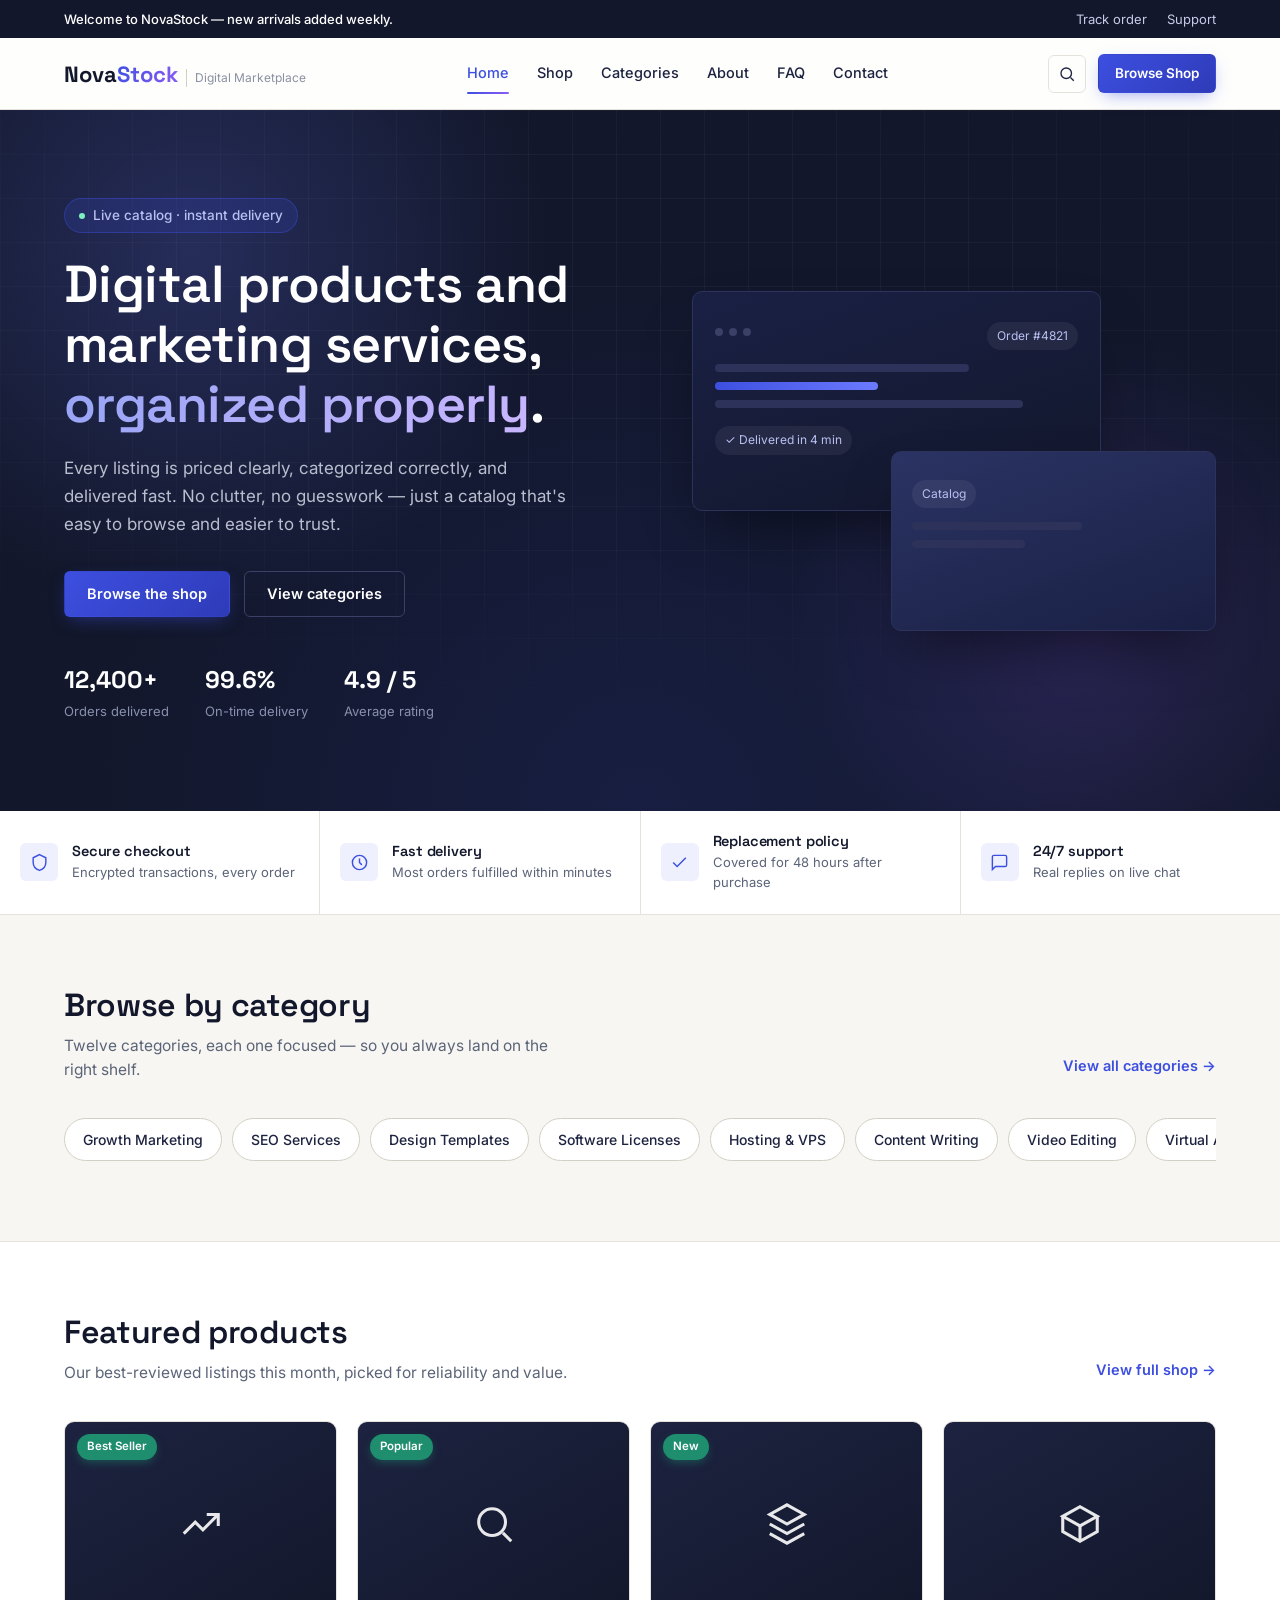
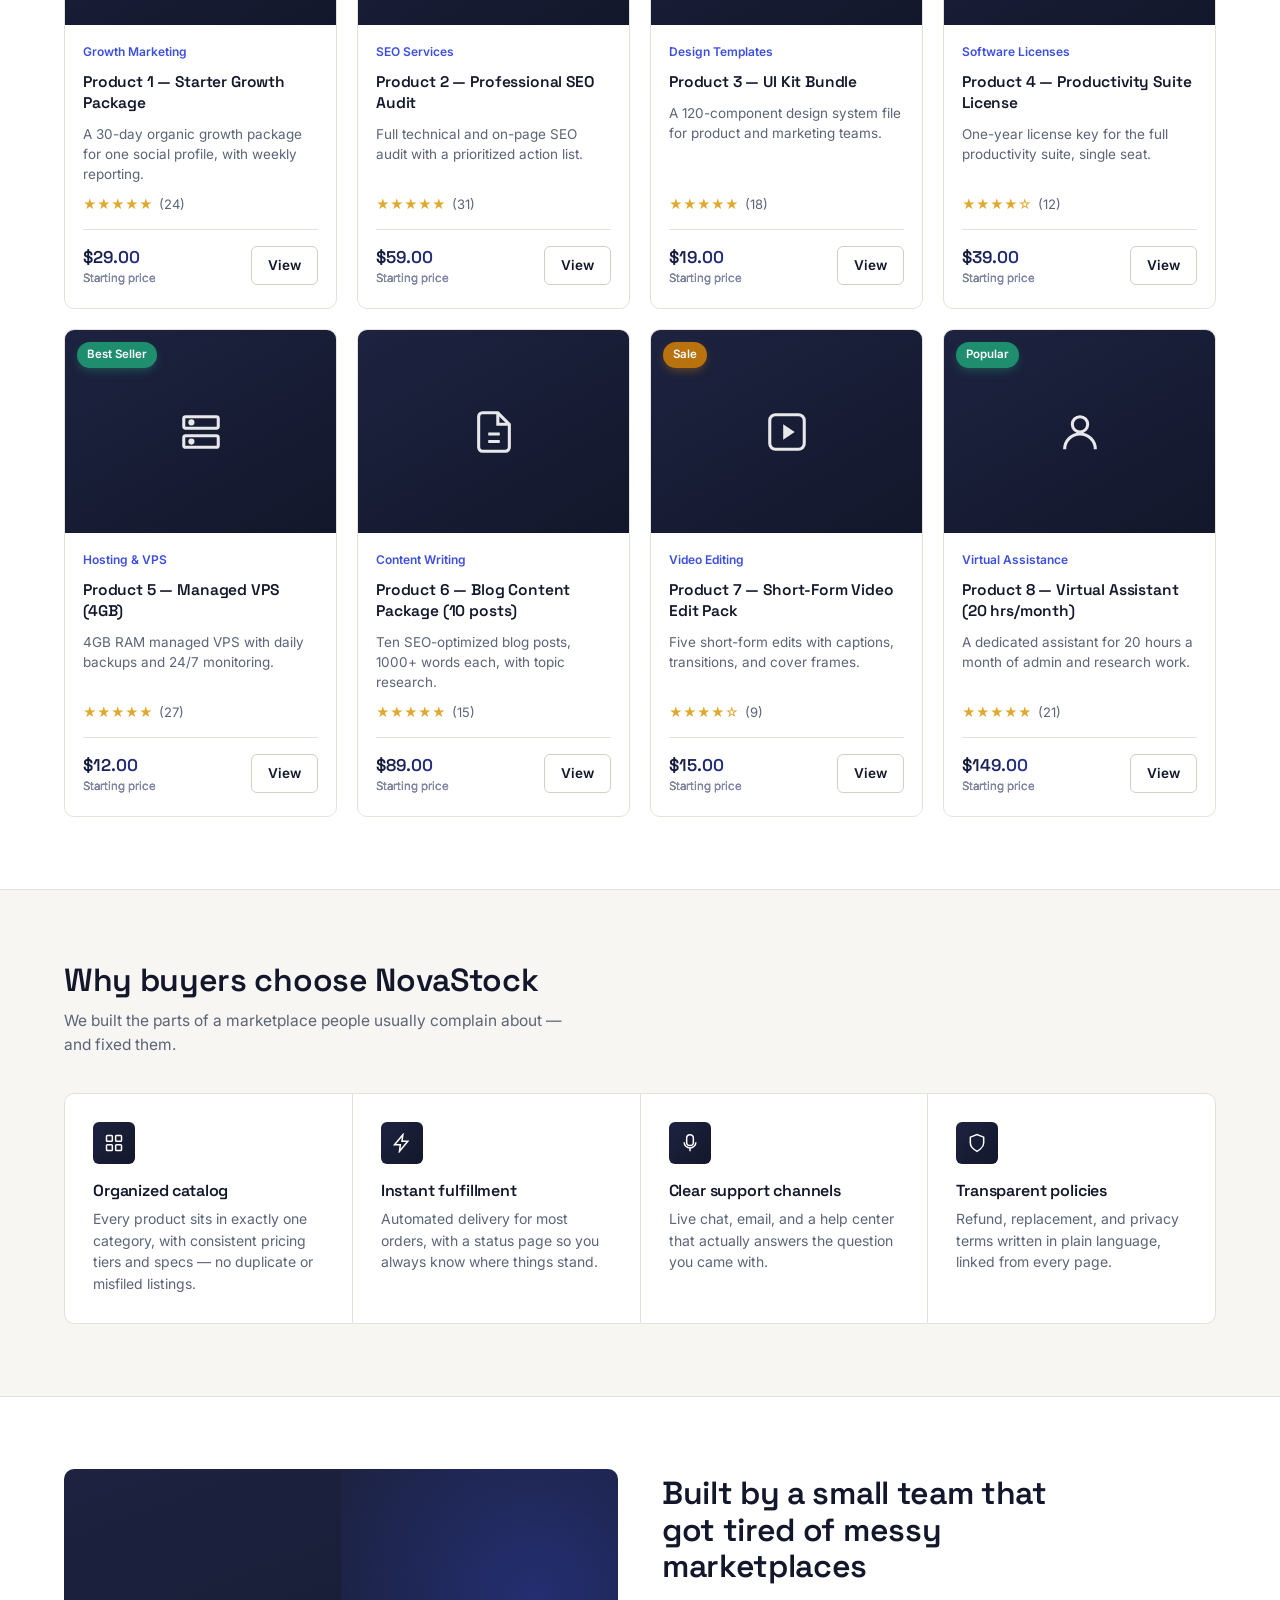
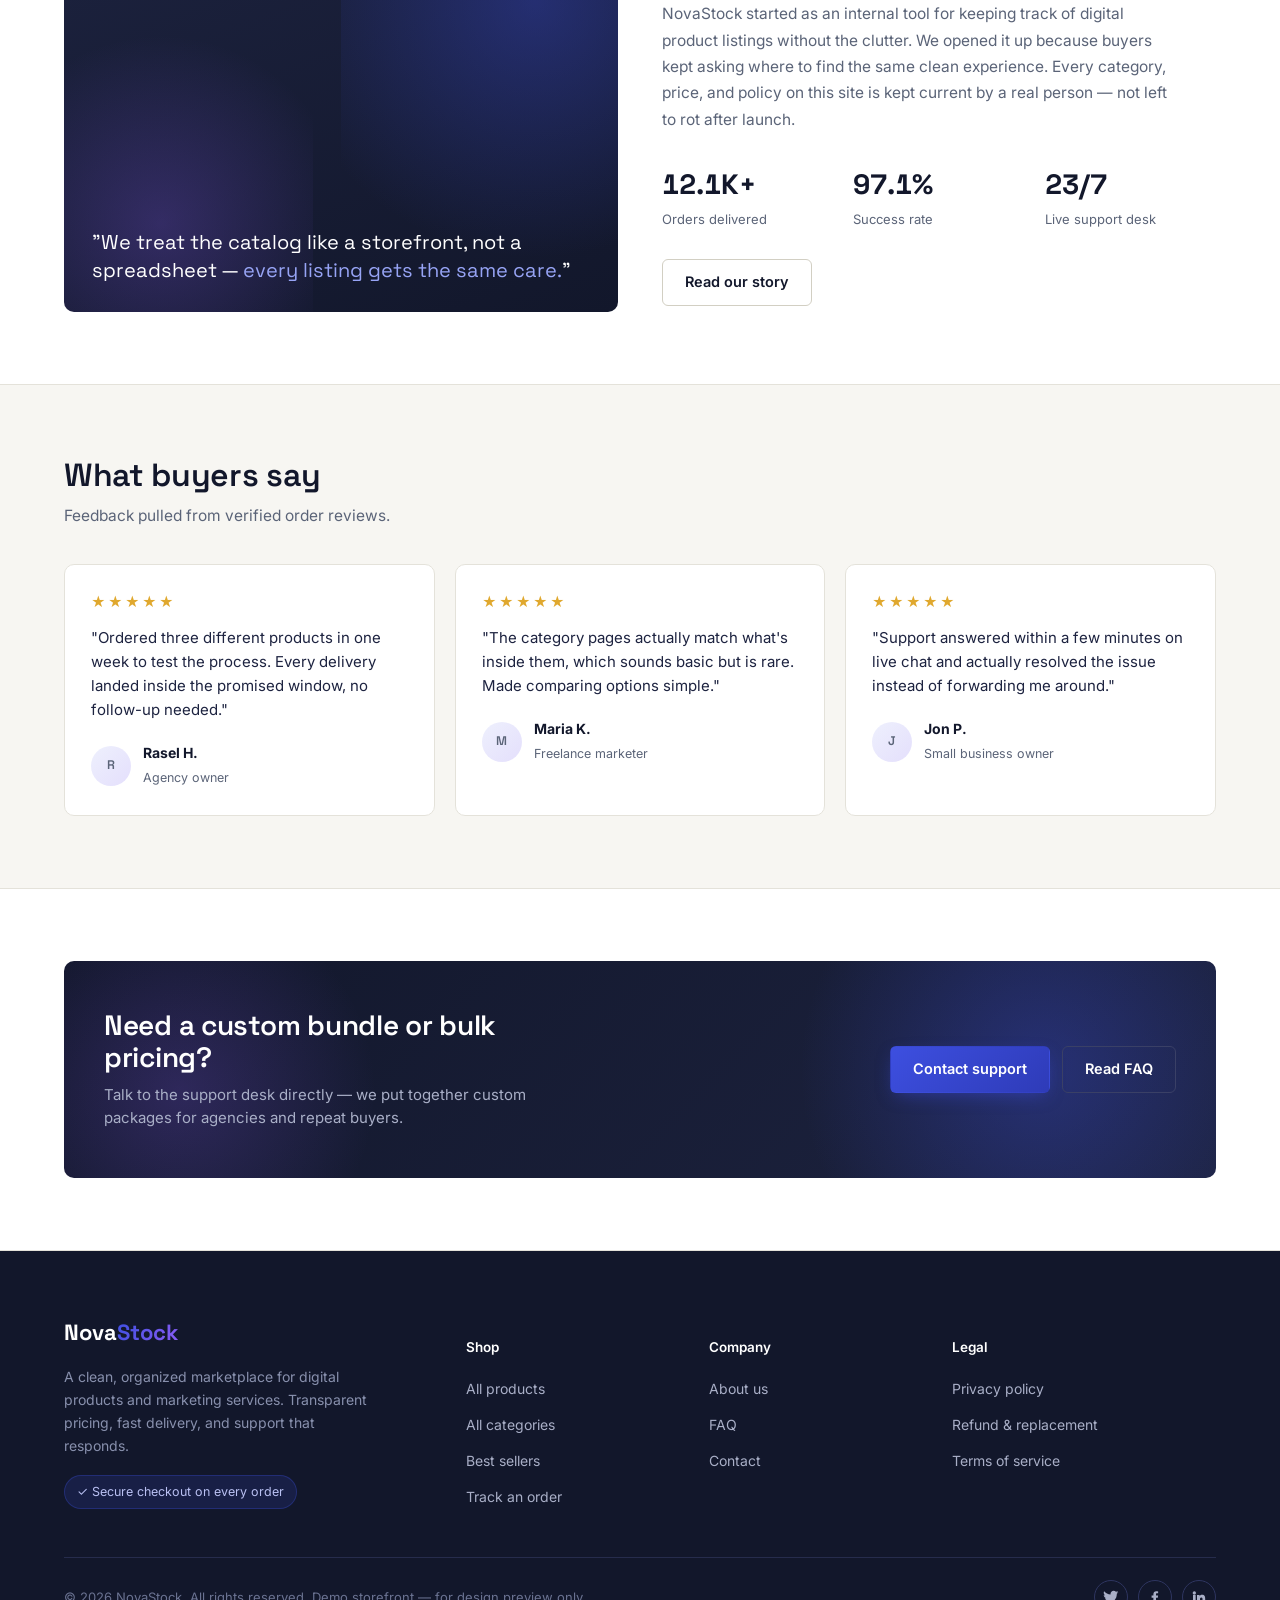
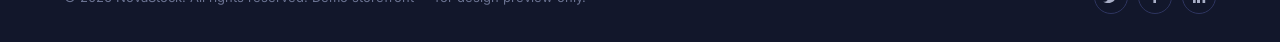
<file: index.html>
<!DOCTYPE html>
<html lang="en">
<head>
<meta charset="UTF-8">
<meta name="viewport" content="width=device-width, initial-scale=1.0">
<title>NovaStock — Digital Products & Marketing Services Marketplace</title>
<meta name="description" content="Browse a clean, organized marketplace of digital products and marketing services. Instant delivery, transparent pricing, and 24/7 support.">
<link rel="icon" href="data:image/svg+xml,<svg xmlns=%22http://www.w3.org/2000/svg%22 viewBox=%220 0 100 100%22><text y=%22.9em%22 font-size=%2290%22>🛒</text></svg>">
<link rel="stylesheet" href="css/style.css">
</head>
<body>

<div class="utility-bar">
  <div class="container">
    <span class="utility-bar__msg">Welcome to NovaStock — new arrivals added weekly.</span>
    <div class="utility-bar__links">
      <a href="track-order.html">Track order</a>
      <a href="contact.html">Support</a>
    </div>
  </div>
</div>

<header class="site-header">
  <div class="container">
    <a href="index.html" class="logo">
      <span class="logo__mark">Nova<span>Stock</span></span>
      <span class="logo__tag">Digital Marketplace</span>
    </a>
    <nav class="main-nav" aria-label="Main">
      <a href="index.html" class="is-active">Home</a>
      <a href="shop.html">Shop</a>
      <a href="category.html">Categories</a>
      <a href="about.html">About</a>
      <a href="faq.html">FAQ</a>
      <a href="contact.html">Contact</a>
    </nav>
    <div class="header-actions">
      <a href="track-order.html" class="icon-btn" aria-label="Track order">
        <svg width="18" height="18" viewBox="0 0 24 24" fill="none" stroke="currentColor" stroke-width="1.8"><circle cx="11" cy="11" r="7"/><path d="M21 21l-4.35-4.35"/></svg>
      </a>
      <a href="shop.html" class="btn btn--primary btn--sm">Browse Shop</a>
      <button class="nav-toggle" aria-label="Open menu" aria-expanded="false">
        <svg width="20" height="20" viewBox="0 0 24 24" fill="none" stroke="currentColor" stroke-width="1.8"><path d="M3 6h18M3 12h18M3 18h18"/></svg>
      </button>
    </div>
  </div>
  <div class="mobile-nav">
    <div class="container">
      <a href="index.html">Home</a>
      <a href="shop.html">Shop</a>
      <a href="category.html">Categories</a>
      <a href="about.html">About</a>
      <a href="faq.html">FAQ</a>
      <a href="contact.html">Contact</a>
    </div>
  </div>
</header>

<section class="hero">
  <div class="container">
    <div>
      <span class="hero__kicker">Live catalog · instant delivery</span>
      <h1>Digital products and marketing services, <em>organized properly</em>.</h1>
      <p class="hero__lede">Every listing is priced clearly, categorized correctly, and delivered fast. No clutter, no guesswork — just a catalog that's easy to browse and easier to trust.</p>
      <div class="hero__actions">
        <a href="shop.html" class="btn btn--primary">Browse the shop</a>
        <a href="category.html" class="btn btn--ghost">View categories</a>
      </div>
      <div class="hero__stats">
        <div class="hero__stat"><b>12,400+</b><span>Orders delivered</span></div>
        <div class="hero__stat"><b>99.6%</b><span>On-time delivery</span></div>
        <div class="hero__stat"><b>4.9 / 5</b><span>Average rating</span></div>
      </div>
    </div>
    <div class="hero__visual" aria-hidden="true">
      <div class="hero__panel hero__panel--a">
        <div class="hero__panel-row">
          <div class="hero__dot-row"><span class="hero__dot"></span><span class="hero__dot"></span><span class="hero__dot"></span></div>
          <span class="hero__chip">Order #4821</span>
        </div>
        <div class="hero__bar" style="width:70%"></div>
        <div class="hero__bar hero__bar--accent" style="width:45%"></div>
        <div class="hero__bar" style="width:85%"></div>
        <span class="hero__chip">✓ Delivered in 4 min</span>
      </div>
      <div class="hero__panel hero__panel--b">
        <div class="hero__panel-row">
          <span class="hero__chip">Catalog</span>
        </div>
        <div class="hero__bar" style="width:60%"></div>
        <div class="hero__bar" style="width:40%"></div>
      </div>
    </div>
  </div>
</section>

<section class="trust-strip">
  <div class="trust-strip__grid">
    <div class="trust-item">
      <span class="trust-item__icon"><svg width="19" height="19" viewBox="0 0 24 24" fill="none" stroke="currentColor" stroke-width="1.8"><path d="M12 2l8 4v6c0 5-3.5 8.5-8 10-4.5-1.5-8-5-8-10V6l8-4z"/></svg></span>
      <div><h4>Secure checkout</h4><p>Encrypted transactions, every order</p></div>
    </div>
    <div class="trust-item">
      <span class="trust-item__icon"><svg width="19" height="19" viewBox="0 0 24 24" fill="none" stroke="currentColor" stroke-width="1.8"><circle cx="12" cy="12" r="9"/><path d="M12 7v5l3 3"/></svg></span>
      <div><h4>Fast delivery</h4><p>Most orders fulfilled within minutes</p></div>
    </div>
    <div class="trust-item">
      <span class="trust-item__icon"><svg width="19" height="19" viewBox="0 0 24 24" fill="none" stroke="currentColor" stroke-width="1.8"><path d="M20 6L9 17l-5-5"/></svg></span>
      <div><h4>Replacement policy</h4><p>Covered for 48 hours after purchase</p></div>
    </div>
    <div class="trust-item">
      <span class="trust-item__icon"><svg width="19" height="19" viewBox="0 0 24 24" fill="none" stroke="currentColor" stroke-width="1.8"><path d="M21 15a2 2 0 01-2 2H7l-4 4V5a2 2 0 012-2h14a2 2 0 012 2z"/></svg></span>
      <div><h4>24/7 support</h4><p>Real replies on live chat</p></div>
    </div>
  </div>
</section>

<section class="section">
  <div class="container">
    <div class="section-head">
      <div>
        <h2>Browse by category</h2>
        <p>Twelve categories, each one focused — so you always land on the right shelf.</p>
      </div>
      <a href="category.html" class="section-head__link">View all categories →</a>
    </div>
    <div class="cat-rail" id="home-cat-rail"></div>
  </div>
</section>

<section class="section section--alt">
  <div class="container">
    <div class="section-head">
      <div>
        <h2>Featured products</h2>
        <p>Our best-reviewed listings this month, picked for reliability and value.</p>
      </div>
      <a href="shop.html" class="section-head__link">View full shop →</a>
    </div>
    <div class="product-grid" id="home-featured-grid"></div>
  </div>
</section>

<section class="section">
  <div class="container">
    <div class="section-head">
      <div>
        <h2>Why buyers choose NovaStock</h2>
        <p>We built the parts of a marketplace people usually complain about — and fixed them.</p>
      </div>
    </div>
    <div class="feature-grid">
      <div class="feature-item">
        <span class="feature-item__icon"><svg width="20" height="20" viewBox="0 0 24 24" fill="none" stroke="currentColor" stroke-width="1.8"><rect x="3" y="3" width="7" height="7" rx="1"/><rect x="14" y="3" width="7" height="7" rx="1"/><rect x="3" y="14" width="7" height="7" rx="1"/><rect x="14" y="14" width="7" height="7" rx="1"/></svg></span>
        <h3>Organized catalog</h3>
        <p>Every product sits in exactly one category, with consistent pricing tiers and specs — no duplicate or misfiled listings.</p>
      </div>
      <div class="feature-item">
        <span class="feature-item__icon"><svg width="20" height="20" viewBox="0 0 24 24" fill="none" stroke="currentColor" stroke-width="1.8"><path d="M13 2L3 14h7l-1 8 10-12h-7l1-8z"/></svg></span>
        <h3>Instant fulfillment</h3>
        <p>Automated delivery for most orders, with a status page so you always know where things stand.</p>
      </div>
      <div class="feature-item">
        <span class="feature-item__icon"><svg width="20" height="20" viewBox="0 0 24 24" fill="none" stroke="currentColor" stroke-width="1.8"><path d="M12 15a4 4 0 004-4V6a4 4 0 00-8 0v5a4 4 0 004 4z"/><path d="M19 11a7 7 0 01-14 0M12 19v3"/></svg></span>
        <h3>Clear support channels</h3>
        <p>Live chat, email, and a help center that actually answers the question you came with.</p>
      </div>
      <div class="feature-item">
        <span class="feature-item__icon"><svg width="20" height="20" viewBox="0 0 24 24" fill="none" stroke="currentColor" stroke-width="1.8"><path d="M12 22s8-4 8-10V5l-8-3-8 3v7c0 6 8 10 8 10z"/></svg></span>
        <h3>Transparent policies</h3>
        <p>Refund, replacement, and privacy terms written in plain language, linked from every page.</p>
      </div>
    </div>
  </div>
</section>

<section class="section section--alt">
  <div class="container">
    <div class="about-block">
      <div class="about-block__visual">
        <p class="about-quote">"We treat the catalog like a storefront, not a spreadsheet — <span>every listing gets the same care.</span>"</p>
      </div>
      <div>
        <h2 style="font-size: clamp(24px, 3vw, 32px); max-width: 20ch;">Built by a small team that got tired of messy marketplaces</h2>
        <p style="margin-top: 16px; color: var(--slate); font-size: 15.5px; line-height: 1.7; max-width: 52ch;">NovaStock started as an internal tool for keeping track of digital product listings without the clutter. We opened it up because buyers kept asking where to find the same clean experience. Every category, price, and policy on this site is kept current by a real person — not left to rot after launch.</p>
        <div class="stat-row">
          <div><b>12.4K+</b><span>Orders delivered</span></div>
          <div><b>99.6%</b><span>Success rate</span></div>
          <div><b>24/7</b><span>Live support desk</span></div>
        </div>
        <a href="about.html" class="btn btn--ghost" style="margin-top: 28px;">Read our story</a>
      </div>
    </div>
  </div>
</section>

<section class="section">
  <div class="container">
    <div class="section-head">
      <div>
        <h2>What buyers say</h2>
        <p>Feedback pulled from verified order reviews.</p>
      </div>
    </div>
    <div class="testimonial-grid">
      <div class="testimonial-card">
        <div class="stars">★★★★★</div>
        <p class="quote">"Ordered three different products in one week to test the process. Every delivery landed inside the promised window, no follow-up needed."</p>
        <div class="testimonial-person">
          <span class="testimonial-avatar">R</span>
          <div><strong>Rasel H.</strong><span>Agency owner</span></div>
        </div>
      </div>
      <div class="testimonial-card">
        <div class="stars">★★★★★</div>
        <p class="quote">"The category pages actually match what's inside them, which sounds basic but is rare. Made comparing options simple."</p>
        <div class="testimonial-person">
          <span class="testimonial-avatar">M</span>
          <div><strong>Maria K.</strong><span>Freelance marketer</span></div>
        </div>
      </div>
      <div class="testimonial-card">
        <div class="stars">★★★★★</div>
        <p class="quote">"Support answered within a few minutes on live chat and actually resolved the issue instead of forwarding me around."</p>
        <div class="testimonial-person">
          <span class="testimonial-avatar">J</span>
          <div><strong>Jon P.</strong><span>Small business owner</span></div>
        </div>
      </div>
    </div>
  </div>
</section>

<section class="section section--alt">
  <div class="container">
    <div class="cta-band">
      <div class="cta-band__text">
        <h2>Need a custom bundle or bulk pricing?</h2>
        <p>Talk to the support desk directly — we put together custom packages for agencies and repeat buyers.</p>
      </div>
      <div class="cta-band__actions">
        <a href="contact.html" class="btn btn--primary">Contact support</a>
        <a href="faq.html" class="btn btn--ghost" style="border-color:#3A4066;color:#fff;">Read FAQ</a>
      </div>
    </div>
  </div>
</section>

<footer class="site-footer" id="site-footer"></footer>

<script src="js/data.js"></script>
<script src="js/components.js"></script>
<script src="js/main.js"></script>
<script>
  renderCategoryRail('home-cat-rail');
  renderProductGrid('home-featured-grid', getFeaturedProducts());
  renderFooter('site-footer');
</script>
</body>
</html>
</file>
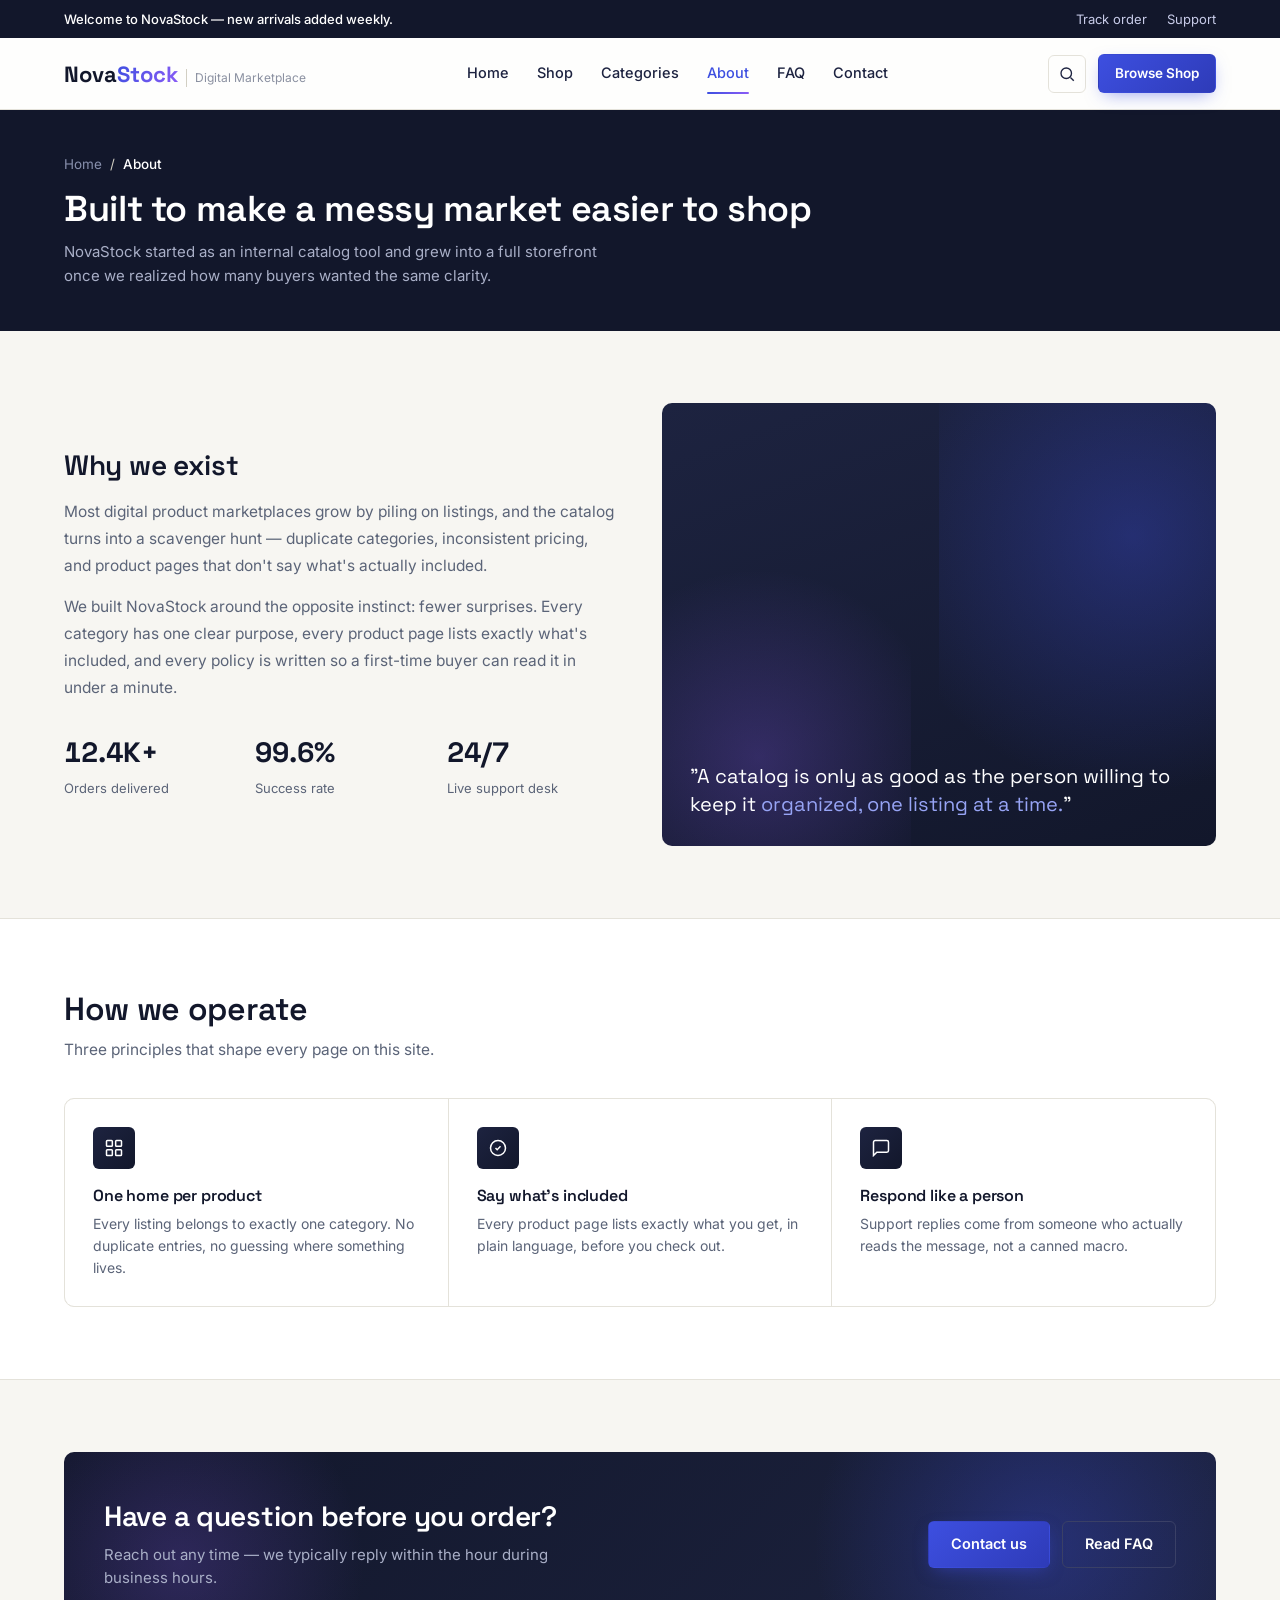
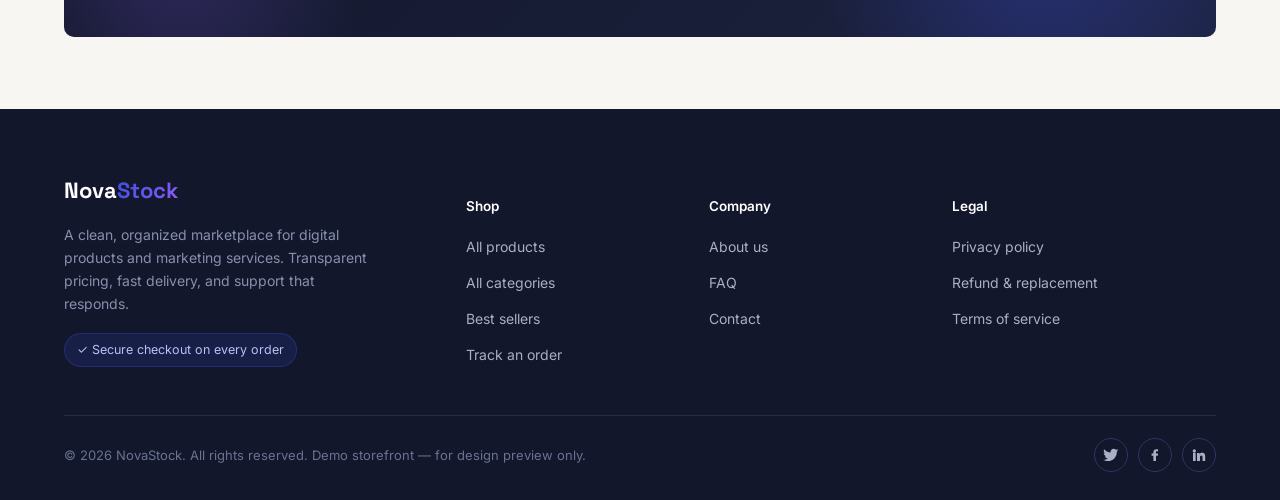
<file: about.html>
<!DOCTYPE html>
<html lang="en">
<head>
<meta charset="UTF-8">
<meta name="viewport" content="width=device-width, initial-scale=1.0">
<title>About Us — NovaStock</title>
<meta name="description" content="Learn about NovaStock, our approach to a clean digital marketplace, and the team behind it.">
<link rel="stylesheet" href="css/style.css">
</head>
<body>

<div class="utility-bar">
  <div class="container">
    <span class="utility-bar__msg">Welcome to NovaStock — new arrivals added weekly.</span>
    <div class="utility-bar__links">
      <a href="track-order.html">Track order</a>
      <a href="contact.html">Support</a>
    </div>
  </div>
</div>

<header class="site-header">
  <div class="container">
    <a href="index.html" class="logo">
      <span class="logo__mark">Nova<span>Stock</span></span>
      <span class="logo__tag">Digital Marketplace</span>
    </a>
    <nav class="main-nav" aria-label="Main">
      <a href="index.html">Home</a>
      <a href="shop.html">Shop</a>
      <a href="category.html">Categories</a>
      <a href="about.html" class="is-active">About</a>
      <a href="faq.html">FAQ</a>
      <a href="contact.html">Contact</a>
    </nav>
    <div class="header-actions">
      <a href="track-order.html" class="icon-btn" aria-label="Track order">
        <svg width="18" height="18" viewBox="0 0 24 24" fill="none" stroke="currentColor" stroke-width="1.8"><circle cx="11" cy="11" r="7"/><path d="M21 21l-4.35-4.35"/></svg>
      </a>
      <a href="shop.html" class="btn btn--primary btn--sm">Browse Shop</a>
      <button class="nav-toggle" aria-label="Open menu" aria-expanded="false">
        <svg width="20" height="20" viewBox="0 0 24 24" fill="none" stroke="currentColor" stroke-width="1.8"><path d="M3 6h18M3 12h18M3 18h18"/></svg>
      </button>
    </div>
  </div>
  <div class="mobile-nav">
    <div class="container">
      <a href="index.html">Home</a>
      <a href="shop.html">Shop</a>
      <a href="category.html">Categories</a>
      <a href="about.html">About</a>
      <a href="faq.html">FAQ</a>
      <a href="contact.html">Contact</a>
    </div>
  </div>
</header>

<div class="page-header">
  <div class="container">
    <nav class="breadcrumb"><a href="index.html">Home</a><span class="breadcrumb__sep">/</span><span class="breadcrumb__current">About</span></nav>
    <h1>Built to make a messy market easier to shop</h1>
    <p>NovaStock started as an internal catalog tool and grew into a full storefront once we realized how many buyers wanted the same clarity.</p>
  </div>
</div>

<section class="section">
  <div class="container">
    <div class="about-block">
      <div>
        <h2 style="font-size: clamp(22px, 3vw, 28px);">Why we exist</h2>
        <p style="margin-top: 16px; color: var(--slate); font-size: 15.5px; line-height: 1.75;">Most digital product marketplaces grow by piling on listings, and the catalog turns into a scavenger hunt — duplicate categories, inconsistent pricing, and product pages that don't say what's actually included.</p>
        <p style="margin-top: 14px; color: var(--slate); font-size: 15.5px; line-height: 1.75;">We built NovaStock around the opposite instinct: fewer surprises. Every category has one clear purpose, every product page lists exactly what's included, and every policy is written so a first-time buyer can read it in under a minute.</p>
        <div class="stat-row">
          <div><b>12.4K+</b><span>Orders delivered</span></div>
          <div><b>99.6%</b><span>Success rate</span></div>
          <div><b>24/7</b><span>Live support desk</span></div>
        </div>
      </div>
      <div class="about-block__visual">
        <p class="about-quote">"A catalog is only as good as the person willing to keep it <span>organized, one listing at a time.</span>"</p>
      </div>
    </div>
  </div>
</section>

<section class="section section--alt">
  <div class="container">
    <div class="section-head">
      <div>
        <h2>How we operate</h2>
        <p>Three principles that shape every page on this site.</p>
      </div>
    </div>
    <div class="feature-grid">
      <div class="feature-item">
        <span class="feature-item__icon"><svg width="20" height="20" viewBox="0 0 24 24" fill="none" stroke="currentColor" stroke-width="1.8"><rect x="3" y="3" width="7" height="7" rx="1"/><rect x="14" y="3" width="7" height="7" rx="1"/><rect x="3" y="14" width="7" height="7" rx="1"/><rect x="14" y="14" width="7" height="7" rx="1"/></svg></span>
        <h3>One home per product</h3>
        <p>Every listing belongs to exactly one category. No duplicate entries, no guessing where something lives.</p>
      </div>
      <div class="feature-item">
        <span class="feature-item__icon"><svg width="20" height="20" viewBox="0 0 24 24" fill="none" stroke="currentColor" stroke-width="1.8"><path d="M9 12l2 2 4-4"/><circle cx="12" cy="12" r="9"/></svg></span>
        <h3>Say what's included</h3>
        <p>Every product page lists exactly what you get, in plain language, before you check out.</p>
      </div>
      <div class="feature-item">
        <span class="feature-item__icon"><svg width="20" height="20" viewBox="0 0 24 24" fill="none" stroke="currentColor" stroke-width="1.8"><path d="M21 15a2 2 0 01-2 2H7l-4 4V5a2 2 0 012-2h14a2 2 0 012 2z"/></svg></span>
        <h3>Respond like a person</h3>
        <p>Support replies come from someone who actually reads the message, not a canned macro.</p>
      </div>
    </div>
  </div>
</section>

<section class="section">
  <div class="container">
    <div class="cta-band">
      <div class="cta-band__text">
        <h2>Have a question before you order?</h2>
        <p>Reach out any time — we typically reply within the hour during business hours.</p>
      </div>
      <div class="cta-band__actions">
        <a href="contact.html" class="btn btn--primary">Contact us</a>
        <a href="faq.html" class="btn btn--ghost" style="border-color:#3A4066;color:#fff;">Read FAQ</a>
      </div>
    </div>
  </div>
</section>

<footer class="site-footer" id="site-footer"></footer>

<script src="js/data.js"></script>
<script src="js/components.js"></script>
<script src="js/main.js"></script>
<script>renderFooter('site-footer');</script>
</body>
</html>
</file>
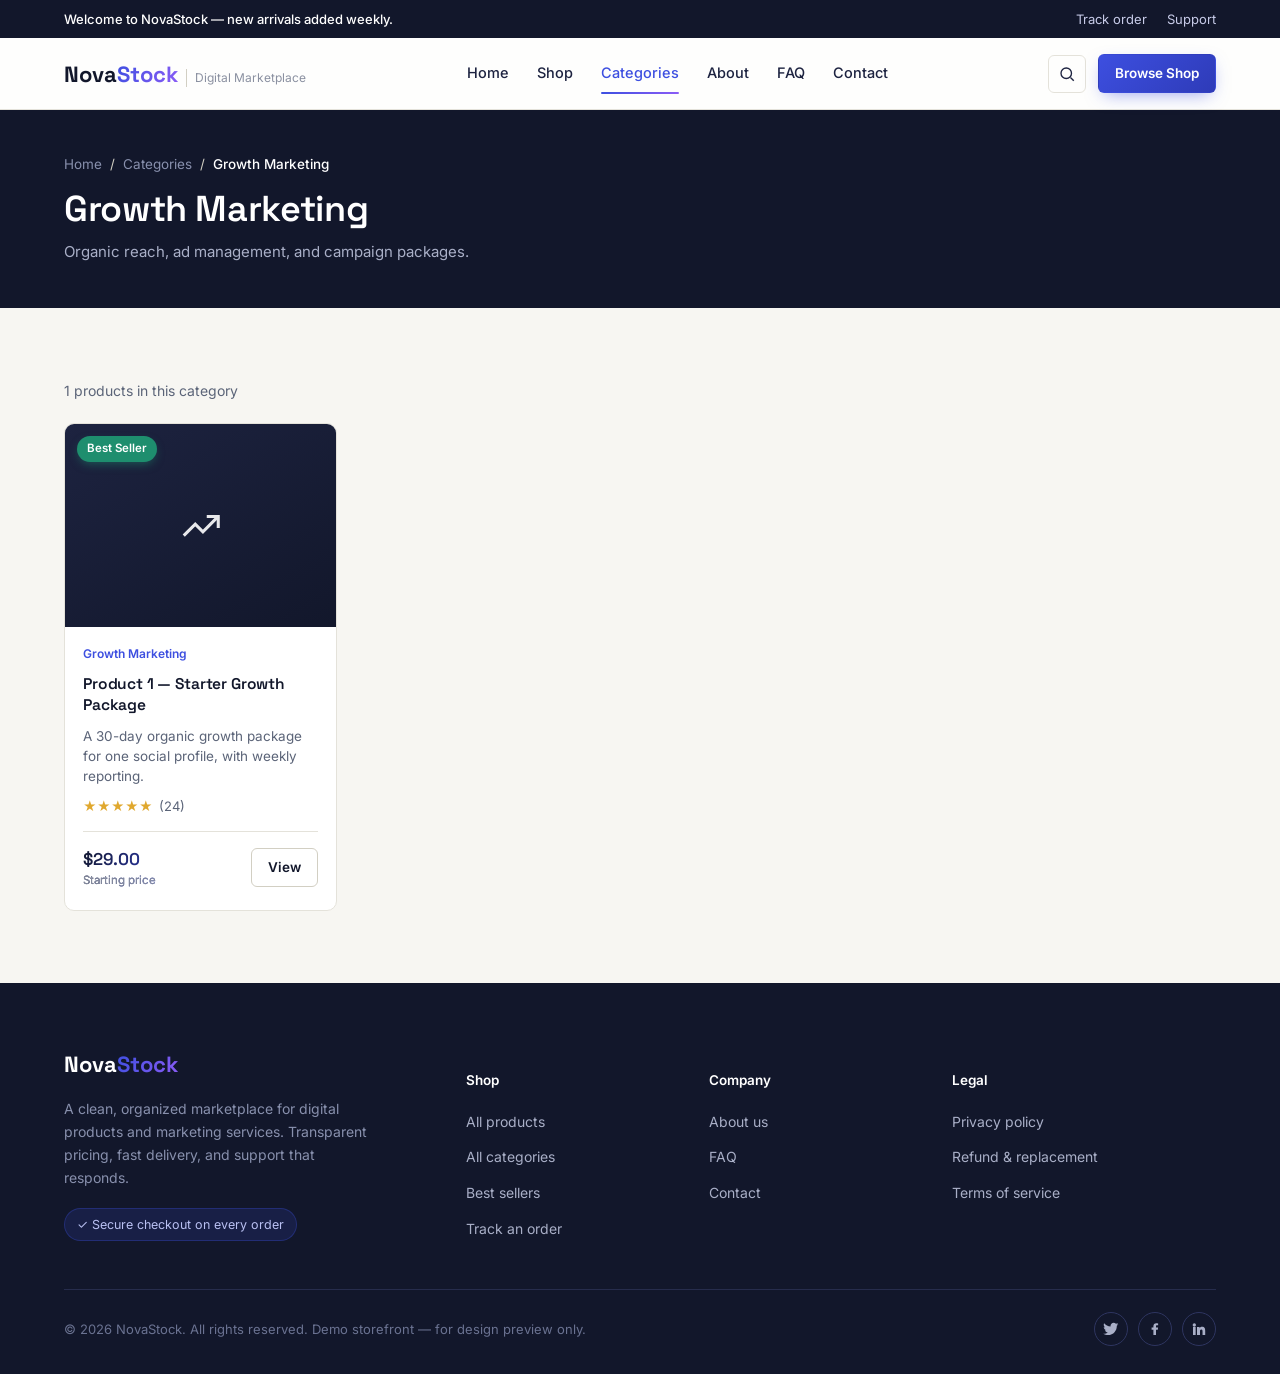
<file: category-detail.html>
<!DOCTYPE html>
<html lang="en">
<head>
<meta charset="UTF-8">
<meta name="viewport" content="width=device-width, initial-scale=1.0">
<title id="page-title">Category — NovaStock</title>
<meta name="description" content="Browse products in this NovaStock category.">
<link rel="stylesheet" href="css/style.css">
</head>
<body>

<div class="utility-bar">
  <div class="container">
    <span class="utility-bar__msg">Welcome to NovaStock — new arrivals added weekly.</span>
    <div class="utility-bar__links">
      <a href="track-order.html">Track order</a>
      <a href="contact.html">Support</a>
    </div>
  </div>
</div>

<header class="site-header">
  <div class="container">
    <a href="index.html" class="logo">
      <span class="logo__mark">Nova<span>Stock</span></span>
      <span class="logo__tag">Digital Marketplace</span>
    </a>
    <nav class="main-nav" aria-label="Main">
      <a href="index.html">Home</a>
      <a href="shop.html">Shop</a>
      <a href="category.html" class="is-active">Categories</a>
      <a href="about.html">About</a>
      <a href="faq.html">FAQ</a>
      <a href="contact.html">Contact</a>
    </nav>
    <div class="header-actions">
      <a href="track-order.html" class="icon-btn" aria-label="Track order">
        <svg width="18" height="18" viewBox="0 0 24 24" fill="none" stroke="currentColor" stroke-width="1.8"><circle cx="11" cy="11" r="7"/><path d="M21 21l-4.35-4.35"/></svg>
      </a>
      <a href="shop.html" class="btn btn--primary btn--sm">Browse Shop</a>
      <button class="nav-toggle" aria-label="Open menu" aria-expanded="false">
        <svg width="20" height="20" viewBox="0 0 24 24" fill="none" stroke="currentColor" stroke-width="1.8"><path d="M3 6h18M3 12h18M3 18h18"/></svg>
      </button>
    </div>
  </div>
  <div class="mobile-nav">
    <div class="container">
      <a href="index.html">Home</a>
      <a href="shop.html">Shop</a>
      <a href="category.html">Categories</a>
      <a href="about.html">About</a>
      <a href="faq.html">FAQ</a>
      <a href="contact.html">Contact</a>
    </div>
  </div>
</header>

<div class="page-header">
  <div class="container">
    <nav class="breadcrumb"><a href="index.html">Home</a><span class="breadcrumb__sep">/</span><a href="category.html">Categories</a><span class="breadcrumb__sep">/</span><span class="breadcrumb__current" id="crumb-cat">Category</span></nav>
    <h1 id="cat-title">Category</h1>
    <p id="cat-desc">Loading category…</p>
  </div>
</div>

<section class="section">
  <div class="container">
    <div class="toolbar">
      <span class="toolbar__count"><span id="result-count">0</span> products in this category</span>
    </div>
    <div class="product-grid" id="cat-products-grid"></div>
  </div>
</section>

<footer class="site-footer" id="site-footer"></footer>

<script src="js/data.js"></script>
<script src="js/components.js"></script>
<script src="js/main.js"></script>
<script>
  var params = new URLSearchParams(window.location.search);
  var slug = params.get('slug') || CATEGORIES[0].slug;
  var cat = getCategoryBySlug(slug) || CATEGORIES[0];
  var products = getProductsByCategory(cat.slug);

  document.getElementById('page-title').textContent = cat.name + ' — NovaStock';
  document.getElementById('cat-title').textContent = cat.name;
  document.getElementById('cat-desc').textContent = cat.desc;
  document.getElementById('crumb-cat').textContent = cat.name;
  document.getElementById('result-count').textContent = products.length;

  renderProductGrid('cat-products-grid', products.length ? products : PRODUCTS.slice(0, 4));
  renderFooter('site-footer');
</script>
</body>
</html>
</file>
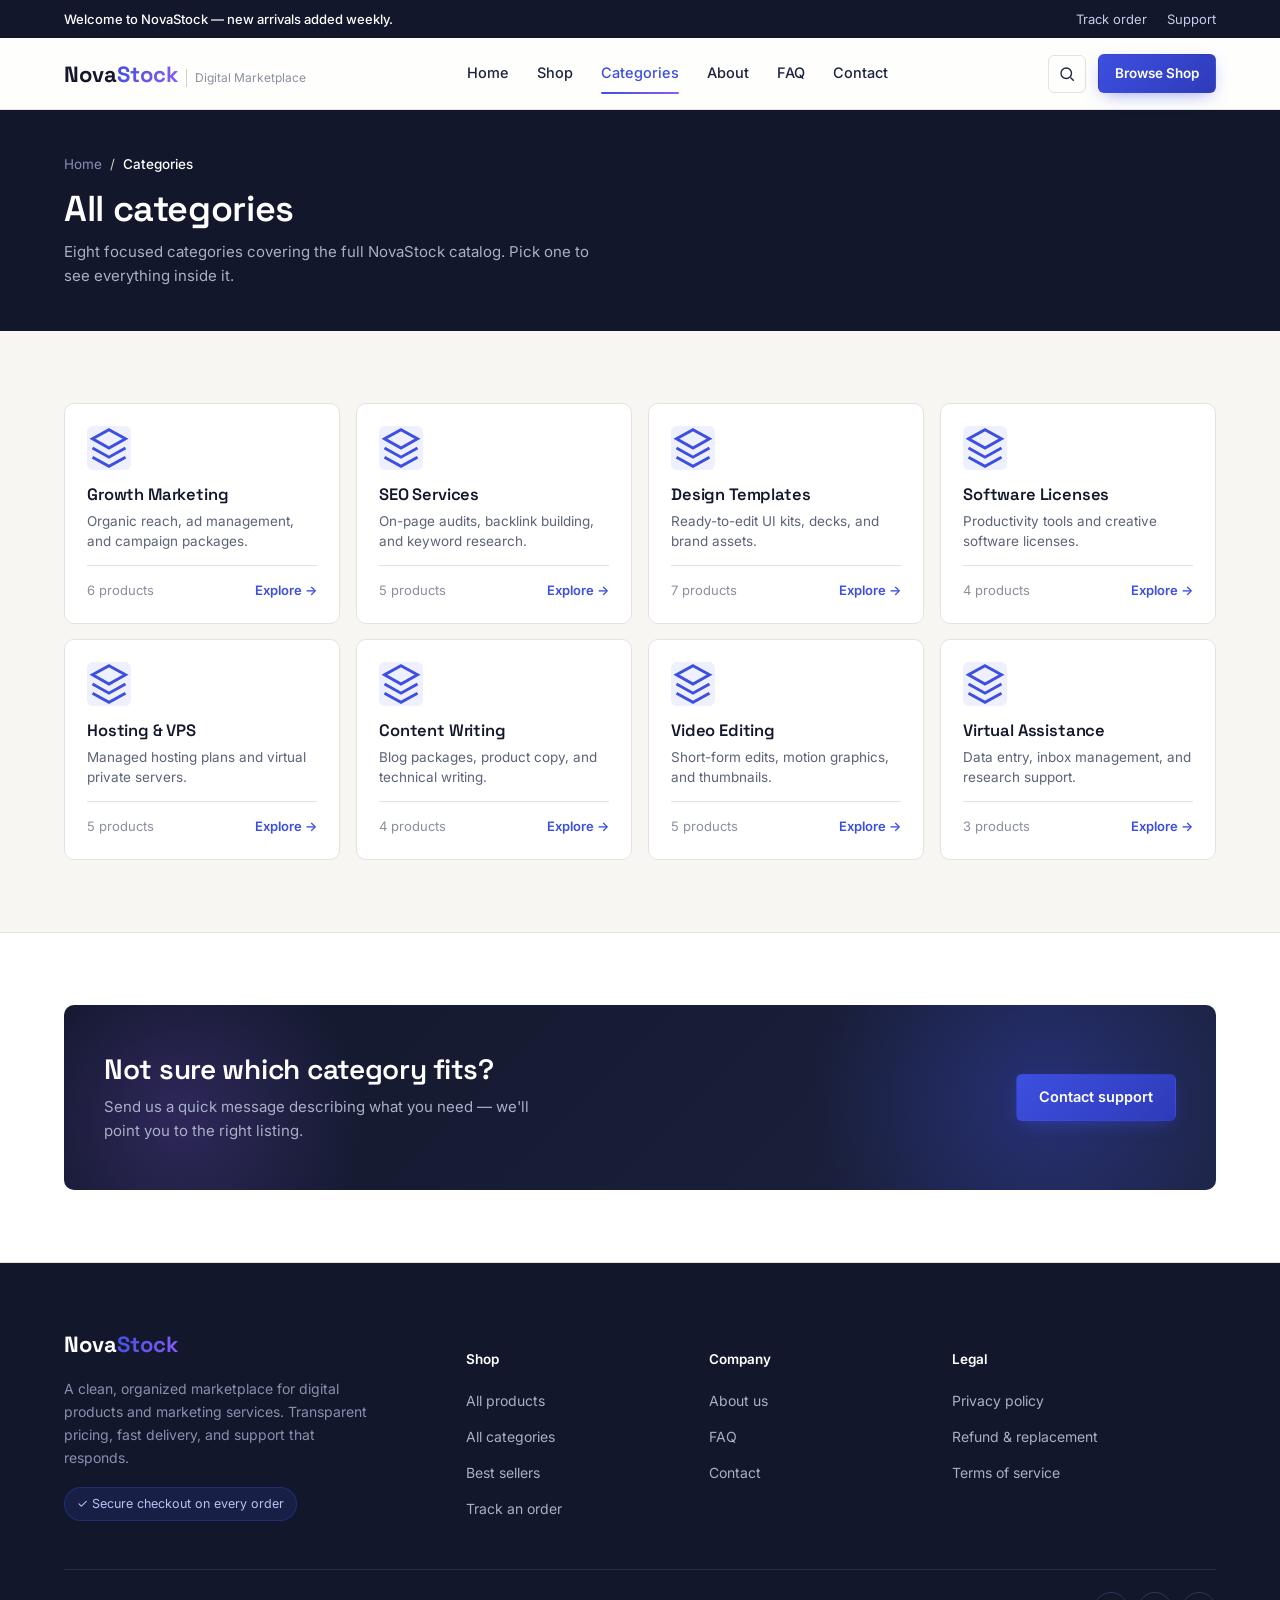
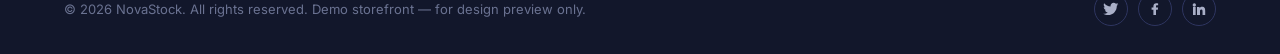
<file: category.html>
<!DOCTYPE html>
<html lang="en">
<head>
<meta charset="UTF-8">
<meta name="viewport" content="width=device-width, initial-scale=1.0">
<title id="page-title">Categories — NovaStock</title>
<meta name="description" content="Browse NovaStock's product categories — growth marketing, SEO, design templates, hosting, and more.">
<link rel="stylesheet" href="css/style.css">
</head>
<body>

<div class="utility-bar">
  <div class="container">
    <span class="utility-bar__msg">Welcome to NovaStock — new arrivals added weekly.</span>
    <div class="utility-bar__links">
      <a href="track-order.html">Track order</a>
      <a href="contact.html">Support</a>
    </div>
  </div>
</div>

<header class="site-header">
  <div class="container">
    <a href="index.html" class="logo">
      <span class="logo__mark">Nova<span>Stock</span></span>
      <span class="logo__tag">Digital Marketplace</span>
    </a>
    <nav class="main-nav" aria-label="Main">
      <a href="index.html">Home</a>
      <a href="shop.html">Shop</a>
      <a href="category.html">Categories</a>
      <a href="about.html">About</a>
      <a href="faq.html">FAQ</a>
      <a href="contact.html">Contact</a>
    </nav>
    <div class="header-actions">
      <a href="track-order.html" class="icon-btn" aria-label="Track order">
        <svg width="18" height="18" viewBox="0 0 24 24" fill="none" stroke="currentColor" stroke-width="1.8"><circle cx="11" cy="11" r="7"/><path d="M21 21l-4.35-4.35"/></svg>
      </a>
      <a href="shop.html" class="btn btn--primary btn--sm">Browse Shop</a>
      <button class="nav-toggle" aria-label="Open menu" aria-expanded="false">
        <svg width="20" height="20" viewBox="0 0 24 24" fill="none" stroke="currentColor" stroke-width="1.8"><path d="M3 6h18M3 12h18M3 18h18"/></svg>
      </button>
    </div>
  </div>
  <div class="mobile-nav">
    <div class="container">
      <a href="index.html">Home</a>
      <a href="shop.html">Shop</a>
      <a href="category.html">Categories</a>
      <a href="about.html">About</a>
      <a href="faq.html">FAQ</a>
      <a href="contact.html">Contact</a>
    </div>
  </div>
</header>

<div class="page-header">
  <div class="container">
    <nav class="breadcrumb"><a href="index.html">Home</a><span class="breadcrumb__sep">/</span><span class="breadcrumb__current">Categories</span></nav>
    <h1>All categories</h1>
    <p>Eight focused categories covering the full NovaStock catalog. Pick one to see everything inside it.</p>
  </div>
</div>

<section class="section">
  <div class="container">
    <div class="cat-grid" id="all-categories-grid"></div>
  </div>
</section>

<section class="section section--alt">
  <div class="container">
    <div class="cta-band">
      <div class="cta-band__text">
        <h2>Not sure which category fits?</h2>
        <p>Send us a quick message describing what you need — we'll point you to the right listing.</p>
      </div>
      <div class="cta-band__actions">
        <a href="contact.html" class="btn btn--primary">Contact support</a>
      </div>
    </div>
  </div>
</section>

<footer class="site-footer" id="site-footer"></footer>

<script src="js/data.js"></script>
<script src="js/components.js"></script>
<script src="js/main.js"></script>
<script>
  renderCategoryGrid('all-categories-grid');
  renderFooter('site-footer');
</script>
</body>
</html>
</file>
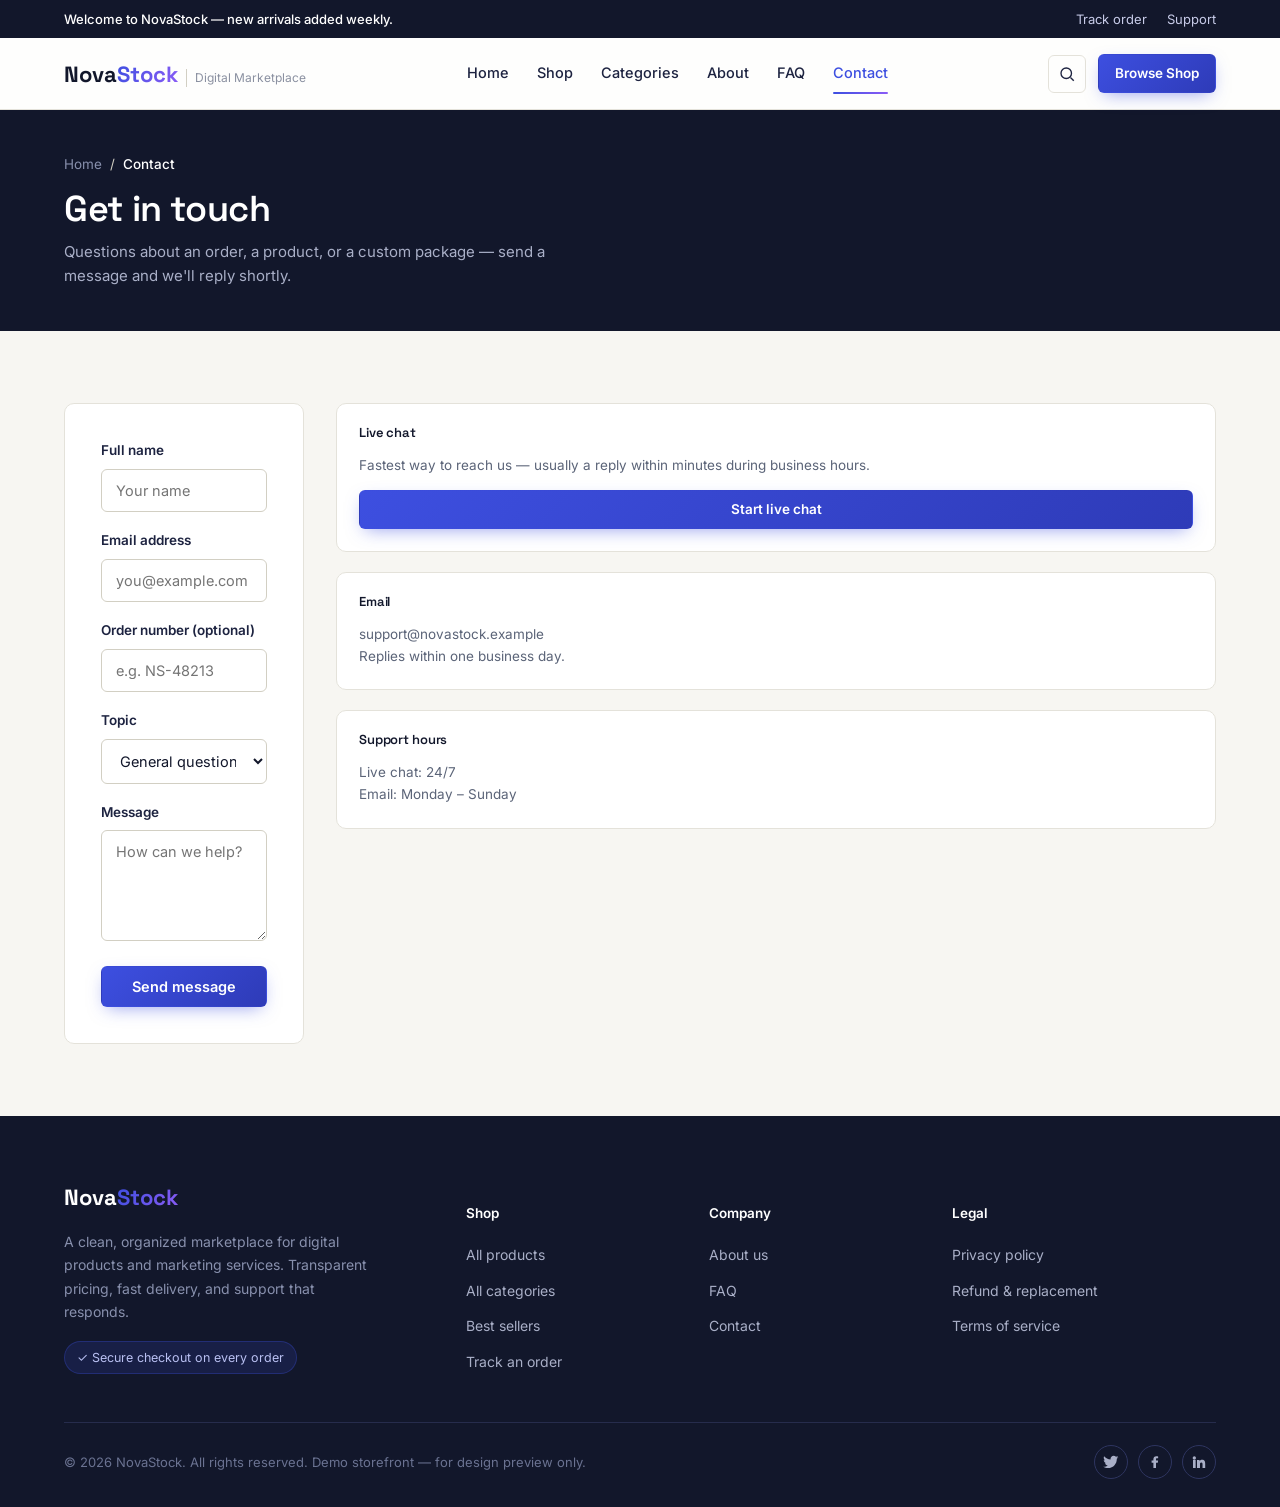
<file: contact.html>
<!DOCTYPE html>
<html lang="en">
<head>
<meta charset="UTF-8">
<meta name="viewport" content="width=device-width, initial-scale=1.0">
<title>Contact Us — NovaStock</title>
<meta name="description" content="Get in touch with NovaStock support via live chat, email, or the contact form.">
<link rel="stylesheet" href="css/style.css">
</head>
<body>

<div class="utility-bar">
  <div class="container">
    <span class="utility-bar__msg">Welcome to NovaStock — new arrivals added weekly.</span>
    <div class="utility-bar__links">
      <a href="track-order.html">Track order</a>
      <a href="contact.html">Support</a>
    </div>
  </div>
</div>

<header class="site-header">
  <div class="container">
    <a href="index.html" class="logo">
      <span class="logo__mark">Nova<span>Stock</span></span>
      <span class="logo__tag">Digital Marketplace</span>
    </a>
    <nav class="main-nav" aria-label="Main">
      <a href="index.html">Home</a>
      <a href="shop.html">Shop</a>
      <a href="category.html">Categories</a>
      <a href="about.html">About</a>
      <a href="faq.html">FAQ</a>
      <a href="contact.html" class="is-active">Contact</a>
    </nav>
    <div class="header-actions">
      <a href="track-order.html" class="icon-btn" aria-label="Track order">
        <svg width="18" height="18" viewBox="0 0 24 24" fill="none" stroke="currentColor" stroke-width="1.8"><circle cx="11" cy="11" r="7"/><path d="M21 21l-4.35-4.35"/></svg>
      </a>
      <a href="shop.html" class="btn btn--primary btn--sm">Browse Shop</a>
      <button class="nav-toggle" aria-label="Open menu" aria-expanded="false">
        <svg width="20" height="20" viewBox="0 0 24 24" fill="none" stroke="currentColor" stroke-width="1.8"><path d="M3 6h18M3 12h18M3 18h18"/></svg>
      </button>
    </div>
  </div>
  <div class="mobile-nav">
    <div class="container">
      <a href="index.html">Home</a>
      <a href="shop.html">Shop</a>
      <a href="category.html">Categories</a>
      <a href="about.html">About</a>
      <a href="faq.html">FAQ</a>
      <a href="contact.html">Contact</a>
    </div>
  </div>
</header>

<div class="page-header">
  <div class="container">
    <nav class="breadcrumb"><a href="index.html">Home</a><span class="breadcrumb__sep">/</span><span class="breadcrumb__current">Contact</span></nav>
    <h1>Get in touch</h1>
    <p>Questions about an order, a product, or a custom package — send a message and we'll reply shortly.</p>
  </div>
</div>

<section class="section">
  <div class="container">
    <div class="shop-layout">
      <div style="order:2;">
        <div class="filter-panel">
          <h4>Live chat</h4>
          <p style="font-size:13.5px;color:var(--slate);line-height:1.6;margin-bottom:14px;">Fastest way to reach us — usually a reply within minutes during business hours.</p>
          <a href="#" class="btn btn--primary btn--block btn--sm">Start live chat</a>
        </div>
        <div class="filter-panel">
          <h4>Email</h4>
          <p style="font-size:13.5px;color:var(--slate);line-height:1.6;">support@novastock.example<br>Replies within one business day.</p>
        </div>
        <div class="filter-panel">
          <h4>Support hours</h4>
          <p style="font-size:13.5px;color:var(--slate);line-height:1.6;">Live chat: 24/7<br>Email: Monday – Sunday</p>
        </div>
      </div>

      <div style="order:1;">
        <div class="track-card" style="max-width:none;">
          <form>
            <div class="form-field">
              <label for="c-name">Full name</label>
              <input type="text" id="c-name" placeholder="Your name" required>
            </div>
            <div class="form-field">
              <label for="c-email">Email address</label>
              <input type="email" id="c-email" placeholder="you@example.com" required>
            </div>
            <div class="form-field">
              <label for="c-order">Order number (optional)</label>
              <input type="text" id="c-order" placeholder="e.g. NS-48213">
            </div>
            <div class="form-field">
              <label for="c-topic">Topic</label>
              <select id="c-topic">
                <option>General question</option>
                <option>Order issue</option>
                <option>Bulk / custom pricing</option>
                <option>Refund or replacement</option>
                <option>Something else</option>
              </select>
            </div>
            <div class="form-field">
              <label for="c-message">Message</label>
              <textarea id="c-message" rows="5" placeholder="How can we help?" required></textarea>
            </div>
            <button type="submit" class="btn btn--primary btn--block">Send message</button>
          </form>
        </div>
      </div>
    </div>
  </div>
</section>

<footer class="site-footer" id="site-footer"></footer>

<script src="js/data.js"></script>
<script src="js/components.js"></script>
<script src="js/main.js"></script>
<script>renderFooter('site-footer');</script>
</body>
</html>
</file>
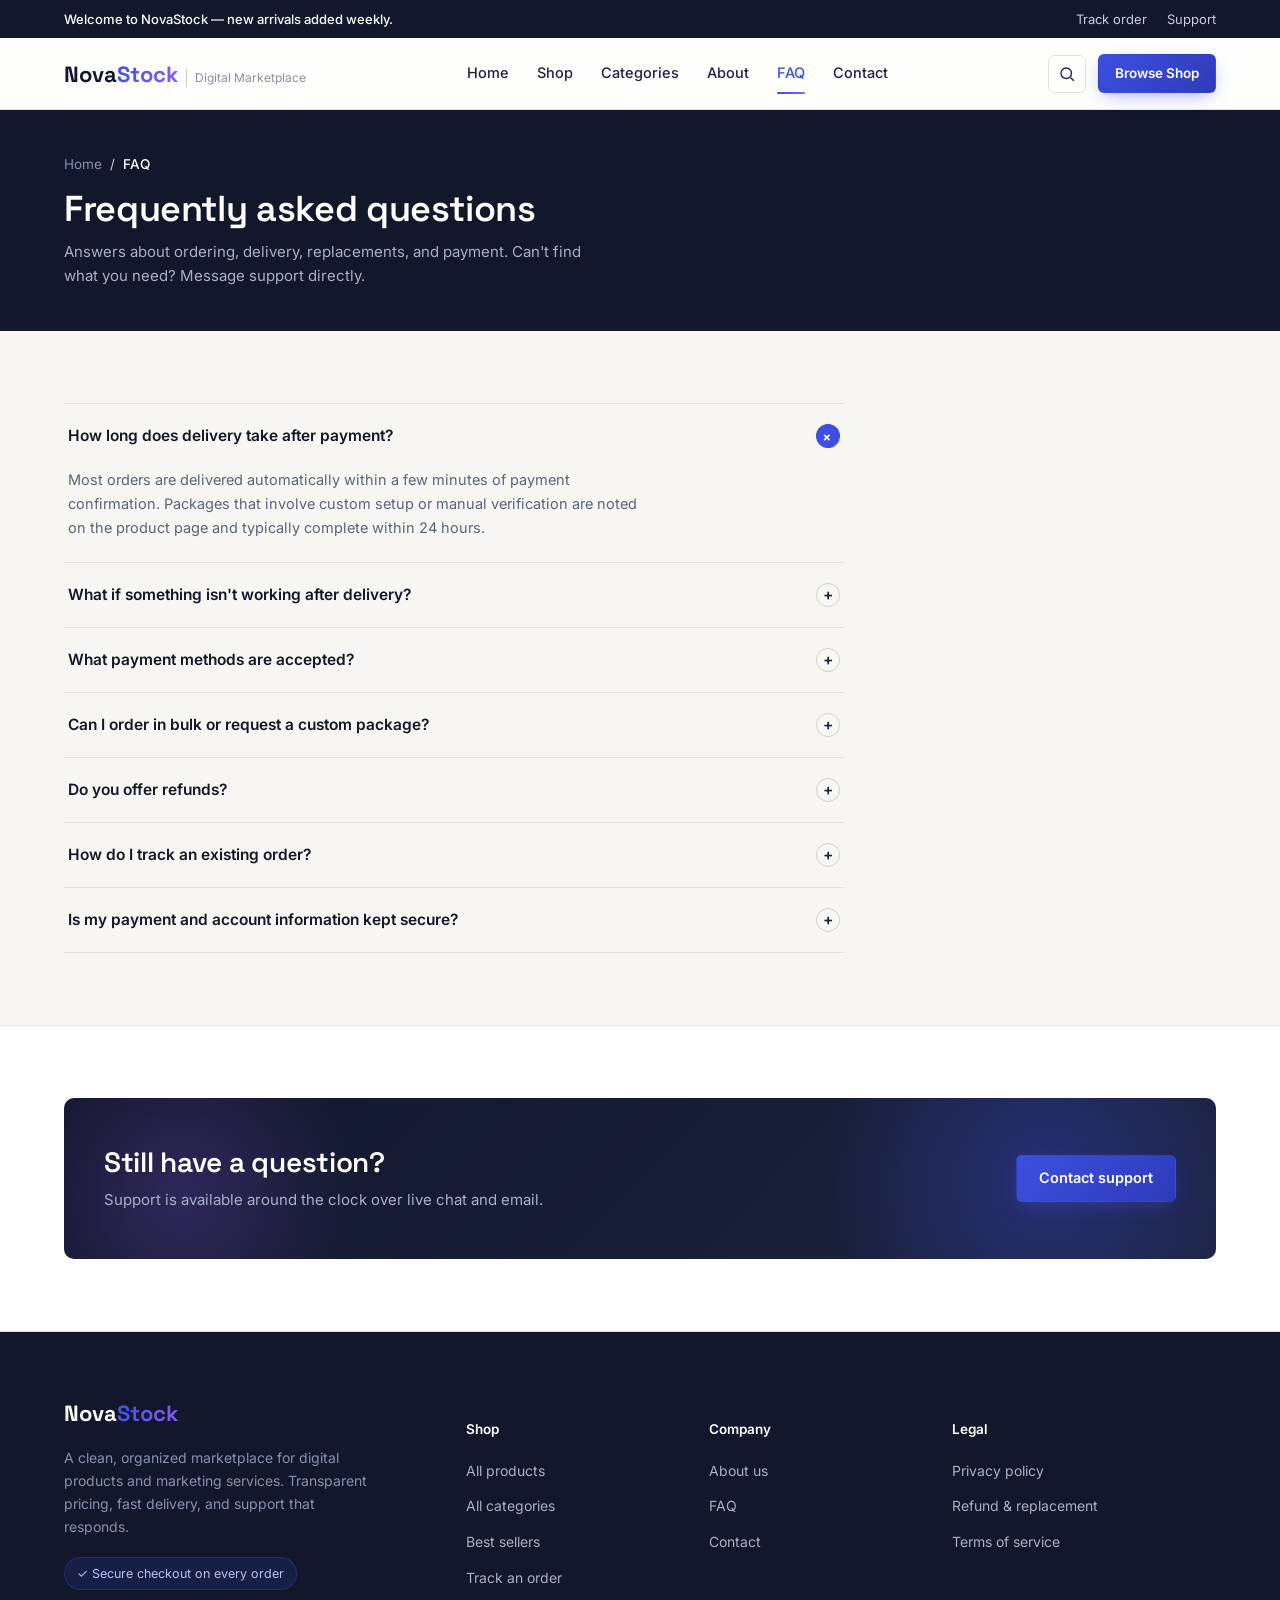
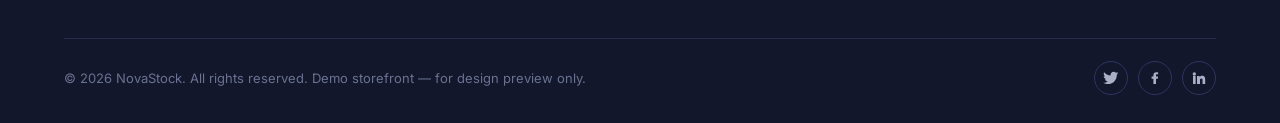
<file: faq.html>
<!DOCTYPE html>
<html lang="en">
<head>
<meta charset="UTF-8">
<meta name="viewport" content="width=device-width, initial-scale=1.0">
<title>Frequently Asked Questions — NovaStock</title>
<meta name="description" content="Answers about ordering, delivery timelines, replacements, and payments at NovaStock.">
<link rel="stylesheet" href="css/style.css">
</head>
<body>

<div class="utility-bar">
  <div class="container">
    <span class="utility-bar__msg">Welcome to NovaStock — new arrivals added weekly.</span>
    <div class="utility-bar__links">
      <a href="track-order.html">Track order</a>
      <a href="contact.html">Support</a>
    </div>
  </div>
</div>

<header class="site-header">
  <div class="container">
    <a href="index.html" class="logo">
      <span class="logo__mark">Nova<span>Stock</span></span>
      <span class="logo__tag">Digital Marketplace</span>
    </a>
    <nav class="main-nav" aria-label="Main">
      <a href="index.html">Home</a>
      <a href="shop.html">Shop</a>
      <a href="category.html">Categories</a>
      <a href="about.html">About</a>
      <a href="faq.html" class="is-active">FAQ</a>
      <a href="contact.html">Contact</a>
    </nav>
    <div class="header-actions">
      <a href="track-order.html" class="icon-btn" aria-label="Track order">
        <svg width="18" height="18" viewBox="0 0 24 24" fill="none" stroke="currentColor" stroke-width="1.8"><circle cx="11" cy="11" r="7"/><path d="M21 21l-4.35-4.35"/></svg>
      </a>
      <a href="shop.html" class="btn btn--primary btn--sm">Browse Shop</a>
      <button class="nav-toggle" aria-label="Open menu" aria-expanded="false">
        <svg width="20" height="20" viewBox="0 0 24 24" fill="none" stroke="currentColor" stroke-width="1.8"><path d="M3 6h18M3 12h18M3 18h18"/></svg>
      </button>
    </div>
  </div>
  <div class="mobile-nav">
    <div class="container">
      <a href="index.html">Home</a>
      <a href="shop.html">Shop</a>
      <a href="category.html">Categories</a>
      <a href="about.html">About</a>
      <a href="faq.html">FAQ</a>
      <a href="contact.html">Contact</a>
    </div>
  </div>
</header>

<div class="page-header">
  <div class="container">
    <nav class="breadcrumb"><a href="index.html">Home</a><span class="breadcrumb__sep">/</span><span class="breadcrumb__current">FAQ</span></nav>
    <h1>Frequently asked questions</h1>
    <p>Answers about ordering, delivery, replacements, and payment. Can't find what you need? Message support directly.</p>
  </div>
</div>

<section class="section">
  <div class="container">
    <div class="faq-list">

      <div class="faq-item is-open">
        <button class="faq-item__q"><span>How long does delivery take after payment?</span><span class="faq-item__icon">+</span></button>
        <div class="faq-item__a"><div class="faq-item__a-inner">Most orders are delivered automatically within a few minutes of payment confirmation. Packages that involve custom setup or manual verification are noted on the product page and typically complete within 24 hours.</div></div>
      </div>

      <div class="faq-item">
        <button class="faq-item__q"><span>What if something isn't working after delivery?</span><span class="faq-item__icon">+</span></button>
        <div class="faq-item__a"><div class="faq-item__a-inner">Contact support within 48 hours of delivery with your order number. Most issues are resolved with a replacement or correction — see our refund and replacement policy for exactly what's covered.</div></div>
      </div>

      <div class="faq-item">
        <button class="faq-item__q"><span>What payment methods are accepted?</span><span class="faq-item__icon">+</span></button>
        <div class="faq-item__a"><div class="faq-item__a-inner">We accept major credit and debit cards, PayPal, and select cryptocurrency payments. All available options are shown at checkout before you confirm the order.</div></div>
      </div>

      <div class="faq-item">
        <button class="faq-item__q"><span>Can I order in bulk or request a custom package?</span><span class="faq-item__icon">+</span></button>
        <div class="faq-item__a"><div class="faq-item__a-inner">Yes. Reach out through the contact page with what you need and expected volume, and support will put together custom pricing, usually within one business day.</div></div>
      </div>

      <div class="faq-item">
        <button class="faq-item__q"><span>Do you offer refunds?</span><span class="faq-item__icon">+</span></button>
        <div class="faq-item__a"><div class="faq-item__a-inner">Refund eligibility depends on the product and whether it has already been delivered. Full details, including timelines and exceptions, are on our refund and replacement policy page.</div></div>
      </div>

      <div class="faq-item">
        <button class="faq-item__q"><span>How do I track an existing order?</span><span class="faq-item__icon">+</span></button>
        <div class="faq-item__a"><div class="faq-item__a-inner">Use the Track Order page and enter your order number and the email used at checkout. You'll see the current status and estimated completion time.</div></div>
      </div>

      <div class="faq-item">
        <button class="faq-item__q"><span>Is my payment and account information kept secure?</span><span class="faq-item__icon">+</span></button>
        <div class="faq-item__a"><div class="faq-item__a-inner">All checkout traffic is encrypted, and payment details are handled by our payment processor rather than stored on our servers. See our privacy policy for the full breakdown of what data we keep and why.</div></div>
      </div>

    </div>
  </div>
</section>

<section class="section section--alt">
  <div class="container">
    <div class="cta-band">
      <div class="cta-band__text">
        <h2>Still have a question?</h2>
        <p>Support is available around the clock over live chat and email.</p>
      </div>
      <div class="cta-band__actions">
        <a href="contact.html" class="btn btn--primary">Contact support</a>
      </div>
    </div>
  </div>
</section>

<footer class="site-footer" id="site-footer"></footer>

<script src="js/data.js"></script>
<script src="js/components.js"></script>
<script src="js/main.js"></script>
<script>renderFooter('site-footer');</script>
</body>
</html>
</file>
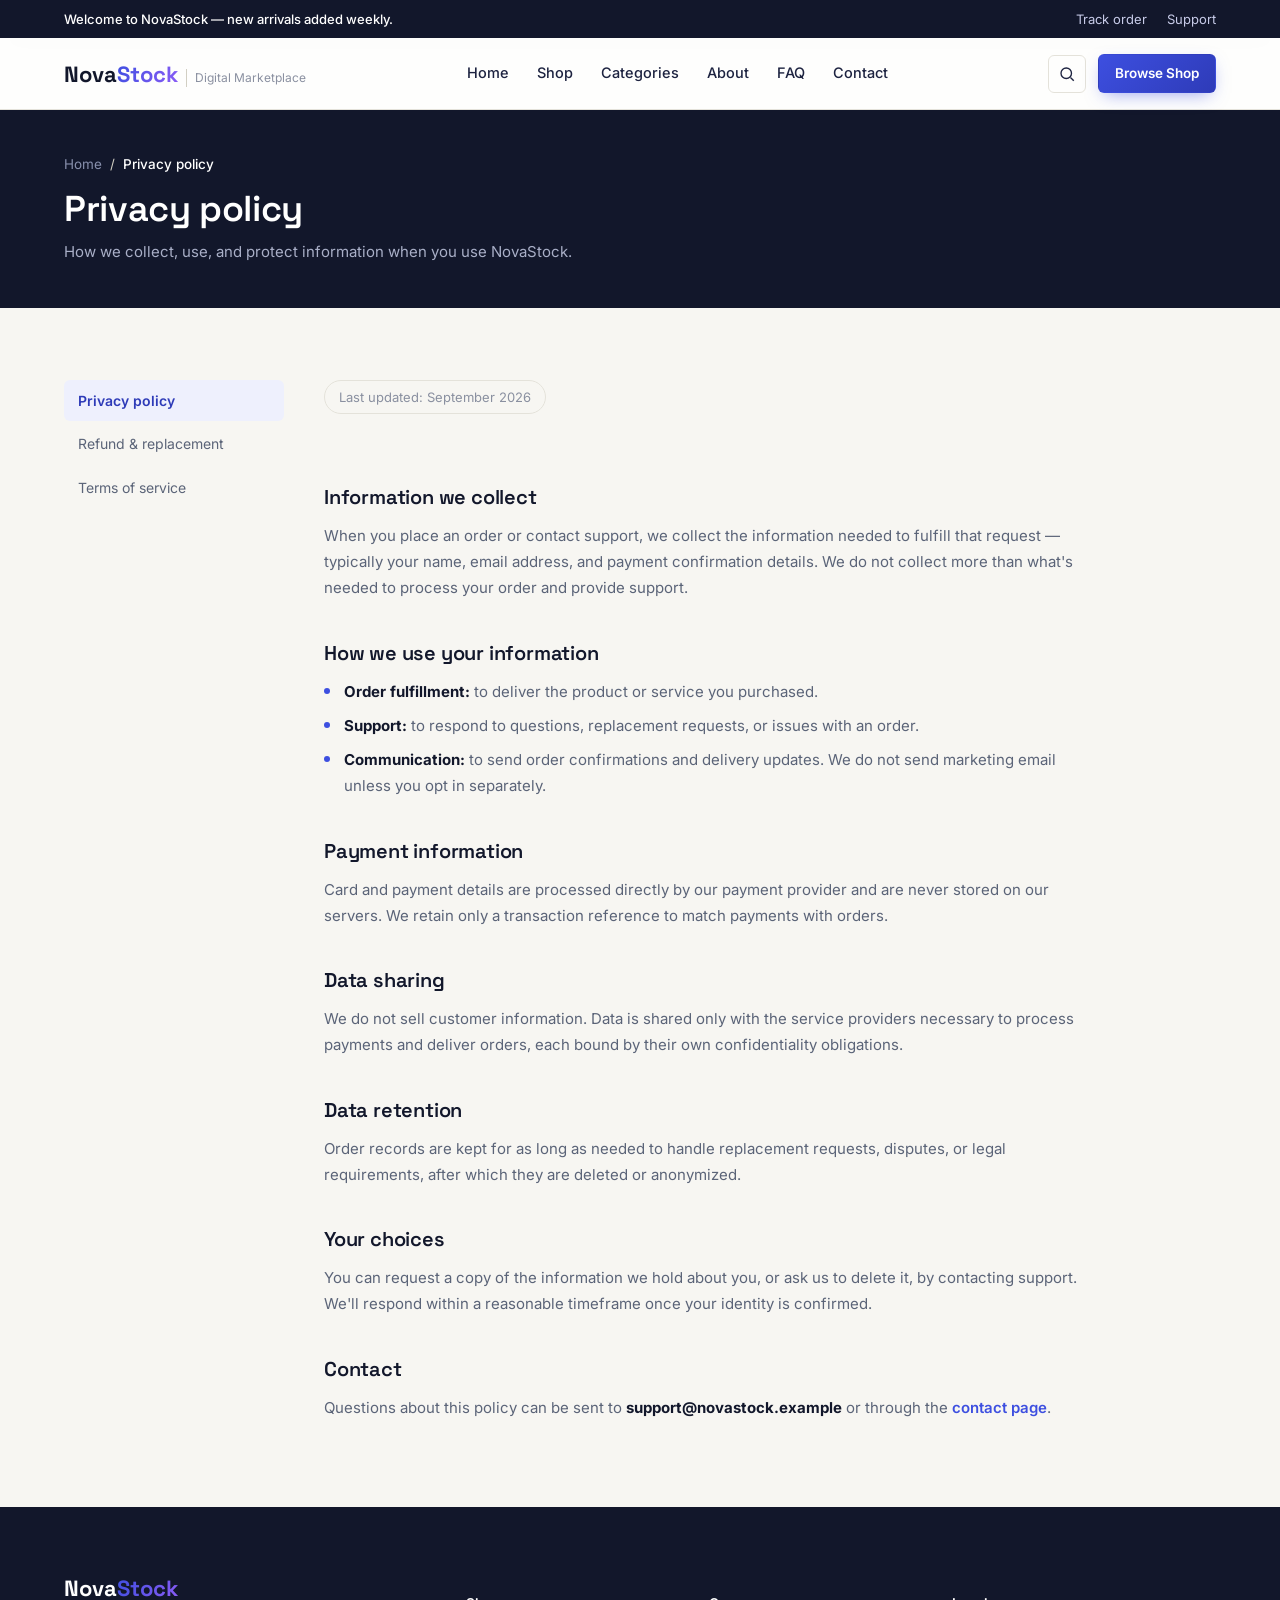
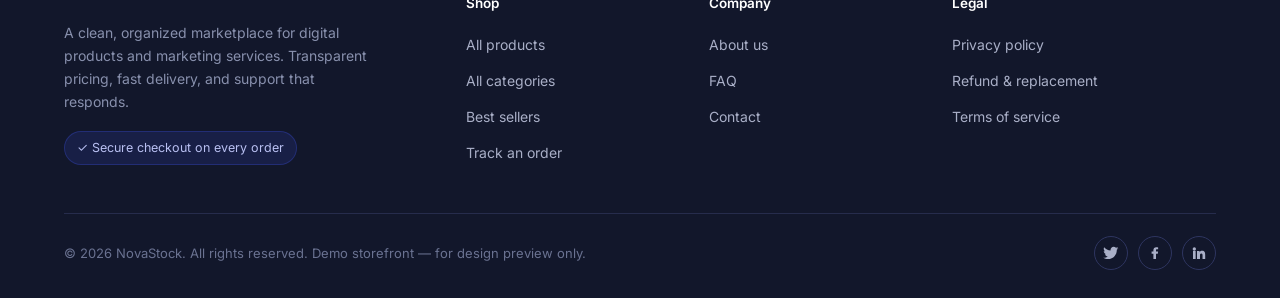
<file: privacy-policy.html>
<!DOCTYPE html>
<html lang="en">
<head>
<meta charset="UTF-8">
<meta name="viewport" content="width=device-width, initial-scale=1.0">
<title>Privacy Policy — NovaStock</title>
<meta name="description" content="How NovaStock collects, uses, and protects your information.">
<link rel="stylesheet" href="css/style.css">
</head>
<body>

<div class="utility-bar">
  <div class="container">
    <span class="utility-bar__msg">Welcome to NovaStock — new arrivals added weekly.</span>
    <div class="utility-bar__links">
      <a href="track-order.html">Track order</a>
      <a href="contact.html">Support</a>
    </div>
  </div>
</div>

<header class="site-header">
  <div class="container">
    <a href="index.html" class="logo">
      <span class="logo__mark">Nova<span>Stock</span></span>
      <span class="logo__tag">Digital Marketplace</span>
    </a>
    <nav class="main-nav" aria-label="Main">
      <a href="index.html">Home</a>
      <a href="shop.html">Shop</a>
      <a href="category.html">Categories</a>
      <a href="about.html">About</a>
      <a href="faq.html">FAQ</a>
      <a href="contact.html">Contact</a>
    </nav>
    <div class="header-actions">
      <a href="track-order.html" class="icon-btn" aria-label="Track order">
        <svg width="18" height="18" viewBox="0 0 24 24" fill="none" stroke="currentColor" stroke-width="1.8"><circle cx="11" cy="11" r="7"/><path d="M21 21l-4.35-4.35"/></svg>
      </a>
      <a href="shop.html" class="btn btn--primary btn--sm">Browse Shop</a>
      <button class="nav-toggle" aria-label="Open menu" aria-expanded="false">
        <svg width="20" height="20" viewBox="0 0 24 24" fill="none" stroke="currentColor" stroke-width="1.8"><path d="M3 6h18M3 12h18M3 18h18"/></svg>
      </button>
    </div>
  </div>
  <div class="mobile-nav">
    <div class="container">
      <a href="index.html">Home</a>
      <a href="shop.html">Shop</a>
      <a href="category.html">Categories</a>
      <a href="about.html">About</a>
      <a href="faq.html">FAQ</a>
      <a href="contact.html">Contact</a>
    </div>
  </div>
</header>

<div class="page-header">
  <div class="container">
    <nav class="breadcrumb"><a href="index.html">Home</a><span class="breadcrumb__sep">/</span><span class="breadcrumb__current">Privacy policy</span></nav>
    <h1>Privacy policy</h1>
    <p>How we collect, use, and protect information when you use NovaStock.</p>
  </div>
</div>

<section class="section">
  <div class="container">
    <div class="legal-layout">
      <nav class="legal-nav">
        <a href="privacy-policy.html" class="is-active">Privacy policy</a>
        <a href="refund-policy.html">Refund & replacement</a>
        <a href="terms.html">Terms of service</a>
      </nav>
      <div class="prose">
        <span class="last-updated">Last updated: September 2026</span>

        <h2>Information we collect</h2>
        <p>When you place an order or contact support, we collect the information needed to fulfill that request — typically your name, email address, and payment confirmation details. We do not collect more than what's needed to process your order and provide support.</p>

        <h2>How we use your information</h2>
        <ul>
          <li><strong>Order fulfillment:</strong> to deliver the product or service you purchased.</li>
          <li><strong>Support:</strong> to respond to questions, replacement requests, or issues with an order.</li>
          <li><strong>Communication:</strong> to send order confirmations and delivery updates. We do not send marketing email unless you opt in separately.</li>
        </ul>

        <h2>Payment information</h2>
        <p>Card and payment details are processed directly by our payment provider and are never stored on our servers. We retain only a transaction reference to match payments with orders.</p>

        <h2>Data sharing</h2>
        <p>We do not sell customer information. Data is shared only with the service providers necessary to process payments and deliver orders, each bound by their own confidentiality obligations.</p>

        <h2>Data retention</h2>
        <p>Order records are kept for as long as needed to handle replacement requests, disputes, or legal requirements, after which they are deleted or anonymized.</p>

        <h2>Your choices</h2>
        <p>You can request a copy of the information we hold about you, or ask us to delete it, by contacting support. We'll respond within a reasonable timeframe once your identity is confirmed.</p>

        <h2>Contact</h2>
        <p>Questions about this policy can be sent to <strong>support@novastock.example</strong> or through the <a href="contact.html" style="color:var(--indigo);font-weight:600;">contact page</a>.</p>
      </div>
    </div>
  </div>
</section>

<footer class="site-footer" id="site-footer"></footer>

<script src="js/data.js"></script>
<script src="js/components.js"></script>
<script src="js/main.js"></script>
<script>renderFooter('site-footer');</script>
</body>
</html>
</file>
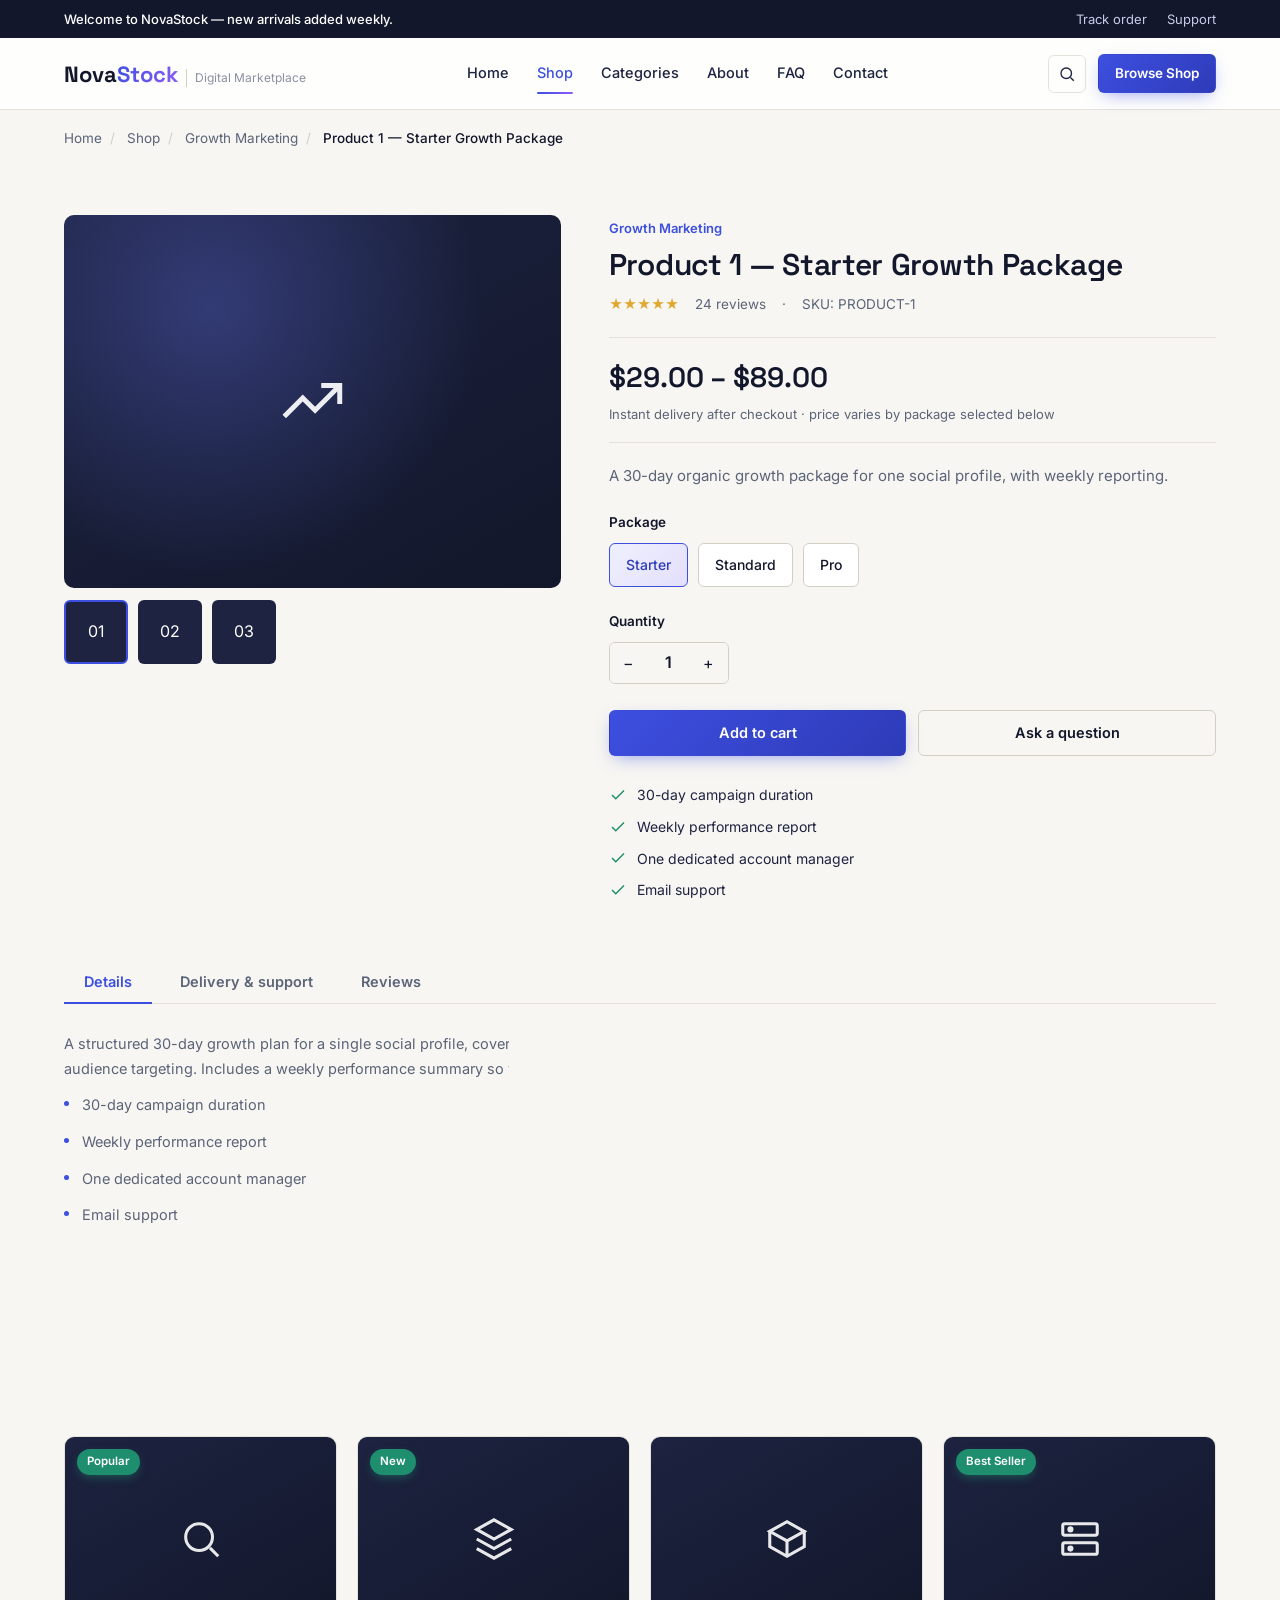
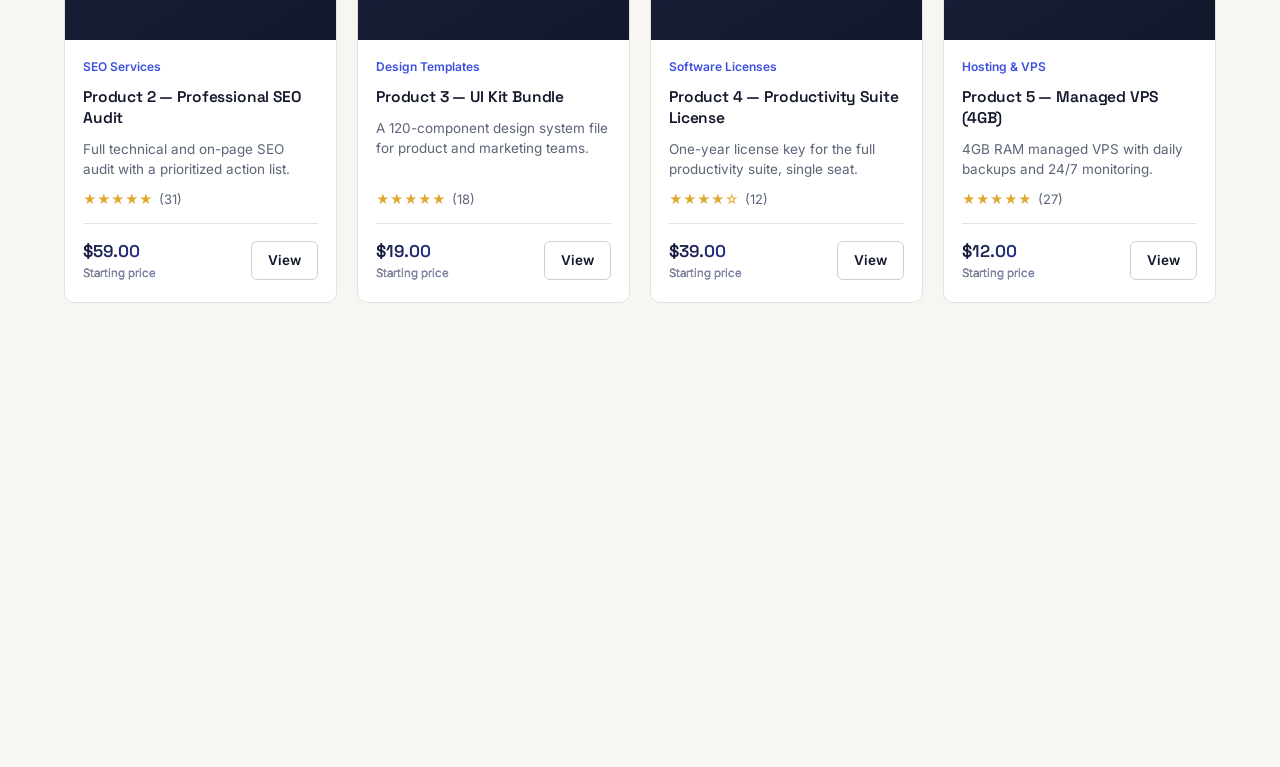
<file: product.html>
<!DOCTYPE html>
<html lang="en">
<head>
<meta charset="UTF-8">
<meta name="viewport" content="width=device-width, initial-scale=1.0">
<title id="page-title">Product — NovaStock</title>
<meta name="description" content="Product details, pricing, and delivery information.">
<link rel="stylesheet" href="css/style.css">
</head>
<body>

<div class="utility-bar">
  <div class="container">
    <span class="utility-bar__msg">Welcome to NovaStock — new arrivals added weekly.</span>
    <div class="utility-bar__links">
      <a href="track-order.html">Track order</a>
      <a href="contact.html">Support</a>
    </div>
  </div>
</div>

<header class="site-header">
  <div class="container">
    <a href="index.html" class="logo">
      <span class="logo__mark">Nova<span>Stock</span></span>
      <span class="logo__tag">Digital Marketplace</span>
    </a>
    <nav class="main-nav" aria-label="Main">
      <a href="index.html">Home</a>
      <a href="shop.html" class="is-active">Shop</a>
      <a href="category.html">Categories</a>
      <a href="about.html">About</a>
      <a href="faq.html">FAQ</a>
      <a href="contact.html">Contact</a>
    </nav>
    <div class="header-actions">
      <a href="track-order.html" class="icon-btn" aria-label="Track order">
        <svg width="18" height="18" viewBox="0 0 24 24" fill="none" stroke="currentColor" stroke-width="1.8"><circle cx="11" cy="11" r="7"/><path d="M21 21l-4.35-4.35"/></svg>
      </a>
      <a href="shop.html" class="btn btn--primary btn--sm">Browse Shop</a>
      <button class="nav-toggle" aria-label="Open menu" aria-expanded="false">
        <svg width="20" height="20" viewBox="0 0 24 24" fill="none" stroke="currentColor" stroke-width="1.8"><path d="M3 6h18M3 12h18M3 18h18"/></svg>
      </button>
    </div>
  </div>
  <div class="mobile-nav">
    <div class="container">
      <a href="index.html">Home</a>
      <a href="shop.html">Shop</a>
      <a href="category.html">Categories</a>
      <a href="about.html">About</a>
      <a href="faq.html">FAQ</a>
      <a href="contact.html">Contact</a>
    </div>
  </div>
</header>

<div class="container">
  <nav class="breadcrumb">
    <a href="index.html">Home</a><span class="breadcrumb__sep">/</span>
    <a href="shop.html">Shop</a><span class="breadcrumb__sep">/</span>
    <a href="#" id="crumb-cat">Category</a><span class="breadcrumb__sep">/</span>
    <span class="breadcrumb__current" id="crumb-name">Product</span>
  </nav>
</div>

<section class="section--tight">
  <div class="container">
    <div class="pd-layout">
      <div>
        <div class="pd-gallery__main" id="pd-main-media">
          <span class="glyph" id="pd-main-icon"></span>
        </div>
        <div class="pd-gallery__thumbs">
          <div class="pd-gallery__thumb is-active">01</div>
          <div class="pd-gallery__thumb">02</div>
          <div class="pd-gallery__thumb">03</div>
        </div>
      </div>

      <div class="pd-info">
        <span class="pd-info__cat" id="pd-cat"></span>
        <h1 id="pd-name">Loading…</h1>
        <div class="pd-info__meta">
          <span class="stars" id="pd-stars"></span>
          <span id="pd-reviews"></span>
          <span>·</span>
          <span id="pd-sku"></span>
        </div>

        <div class="pd-info__price">
          <div class="amount" id="pd-price"></div>
          <div class="note">Instant delivery after checkout · price varies by package selected below</div>
        </div>

        <p class="pd-info__desc" id="pd-desc"></p>

        <div class="option-group">
          <label class="title">Package</label>
          <div class="option-pills">
            <span class="option-pill is-selected">Starter</span>
            <span class="option-pill">Standard</span>
            <span class="option-pill">Pro</span>
          </div>
        </div>

        <div class="qty-row">
          <div>
            <label class="title" style="font-size:13.5px;font-weight:600;display:block;margin-bottom:10px;">Quantity</label>
            <div class="qty-stepper">
              <button type="button" data-action="decrease" aria-label="Decrease quantity">−</button>
              <span>1</span>
              <button type="button" data-action="increase" aria-label="Increase quantity">+</button>
            </div>
          </div>
        </div>

        <div class="pd-actions">
          <a href="#" class="btn btn--primary">Add to cart</a>
          <a href="contact.html" class="btn btn--ghost">Ask a question</a>
        </div>

        <ul class="pd-includes" id="pd-includes"></ul>
      </div>
    </div>

    <div class="pd-tabs">
      <div class="pd-tabs__nav">
        <button class="pd-tabs__btn is-active" data-tab="tab-details">Details</button>
        <button class="pd-tabs__btn" data-tab="tab-delivery">Delivery & support</button>
        <button class="pd-tabs__btn" data-tab="tab-reviews">Reviews</button>
      </div>
      <div class="pd-tabs__panel is-active" id="tab-details">
        <p id="pd-long-desc"></p>
        <ul id="pd-long-includes"></ul>
      </div>
      <div class="pd-tabs__panel" id="tab-delivery">
        <p>Orders are processed automatically and delivered to the email address used at checkout. Most orders complete within a few minutes; packages involving custom setup may take up to 24 hours.</p>
        <p>Support is available 24/7 through live chat and email if anything about your order needs attention. Replacement or correction requests are handled within 48 hours of delivery — see our <a href="refund-policy.html" style="color:var(--indigo);font-weight:600;">refund and replacement policy</a> for details.</p>
      </div>
      <div class="pd-tabs__panel" id="tab-reviews">
        <div class="testimonial-grid" style="margin-top:4px;">
          <div class="testimonial-card">
            <div class="stars">★★★★★</div>
            <p class="quote">"Exactly as described, and the delivery was faster than the estimate on the page."</p>
            <div class="testimonial-person"><span class="testimonial-avatar">S</span><div><strong>Sam T.</strong><span>Verified buyer</span></div></div>
          </div>
          <div class="testimonial-card">
            <div class="stars">★★★★★</div>
            <p class="quote">"Second time ordering this. Consistent quality both times, no issues with support."</p>
            <div class="testimonial-person"><span class="testimonial-avatar">L</span><div><strong>Lena W.</strong><span>Verified buyer</span></div></div>
          </div>
        </div>
      </div>
    </div>
  </div>
</section>

<section class="section section--alt">
  <div class="container">
    <h2 class="related-heading">You might also like</h2>
    <div class="product-grid" id="related-grid"></div>
  </div>
</section>

<footer class="site-footer" id="site-footer"></footer>

<script src="js/data.js"></script>
<script src="js/components.js"></script>
<script src="js/main.js"></script>
<script>
  var params = new URLSearchParams(window.location.search);
  var slug = params.get('slug') || PRODUCTS[0].slug;
  var p = getProductBySlug(slug) || PRODUCTS[0];

  document.getElementById('page-title').textContent = p.name + ' — NovaStock';
  document.getElementById('pd-cat').textContent = p.categoryName;
  document.getElementById('pd-name').textContent = p.name;
  document.getElementById('pd-stars').textContent = starString(p.rating);
  document.getElementById('pd-reviews').textContent = p.reviews + ' reviews';
  document.getElementById('pd-sku').textContent = 'SKU: ' + p.slug.toUpperCase();
  document.getElementById('pd-price').textContent = p.priceRange;
  document.getElementById('pd-desc').textContent = p.short;
  document.getElementById('pd-long-desc').textContent = p.desc;
  document.getElementById('pd-main-icon').innerHTML = ICONS[p.icon];
  document.getElementById('crumb-cat').textContent = p.categoryName;
  document.getElementById('crumb-cat').setAttribute('href', 'category-detail.html?slug=' + p.category);
  document.getElementById('crumb-name').textContent = p.name;

  document.getElementById('pd-includes').innerHTML = p.includes.map(function (item) {
    return '<li>' + ICONS.check + item + '</li>';
  }).join('');
  document.getElementById('pd-long-includes').innerHTML = p.includes.map(function (item) {
    return '<li>' + item + '</li>';
  }).join('');

  var related = PRODUCTS.filter(function (item) { return item.category === p.category && item.slug !== p.slug; });
  if (related.length < 4) {
    PRODUCTS.forEach(function (item) {
      if (related.length < 4 && item.slug !== p.slug && related.indexOf(item) === -1) related.push(item);
    });
  }
  renderProductGrid('related-grid', related.slice(0, 4));
  renderFooter('site-footer');
</script>
</body>
</html>
</file>
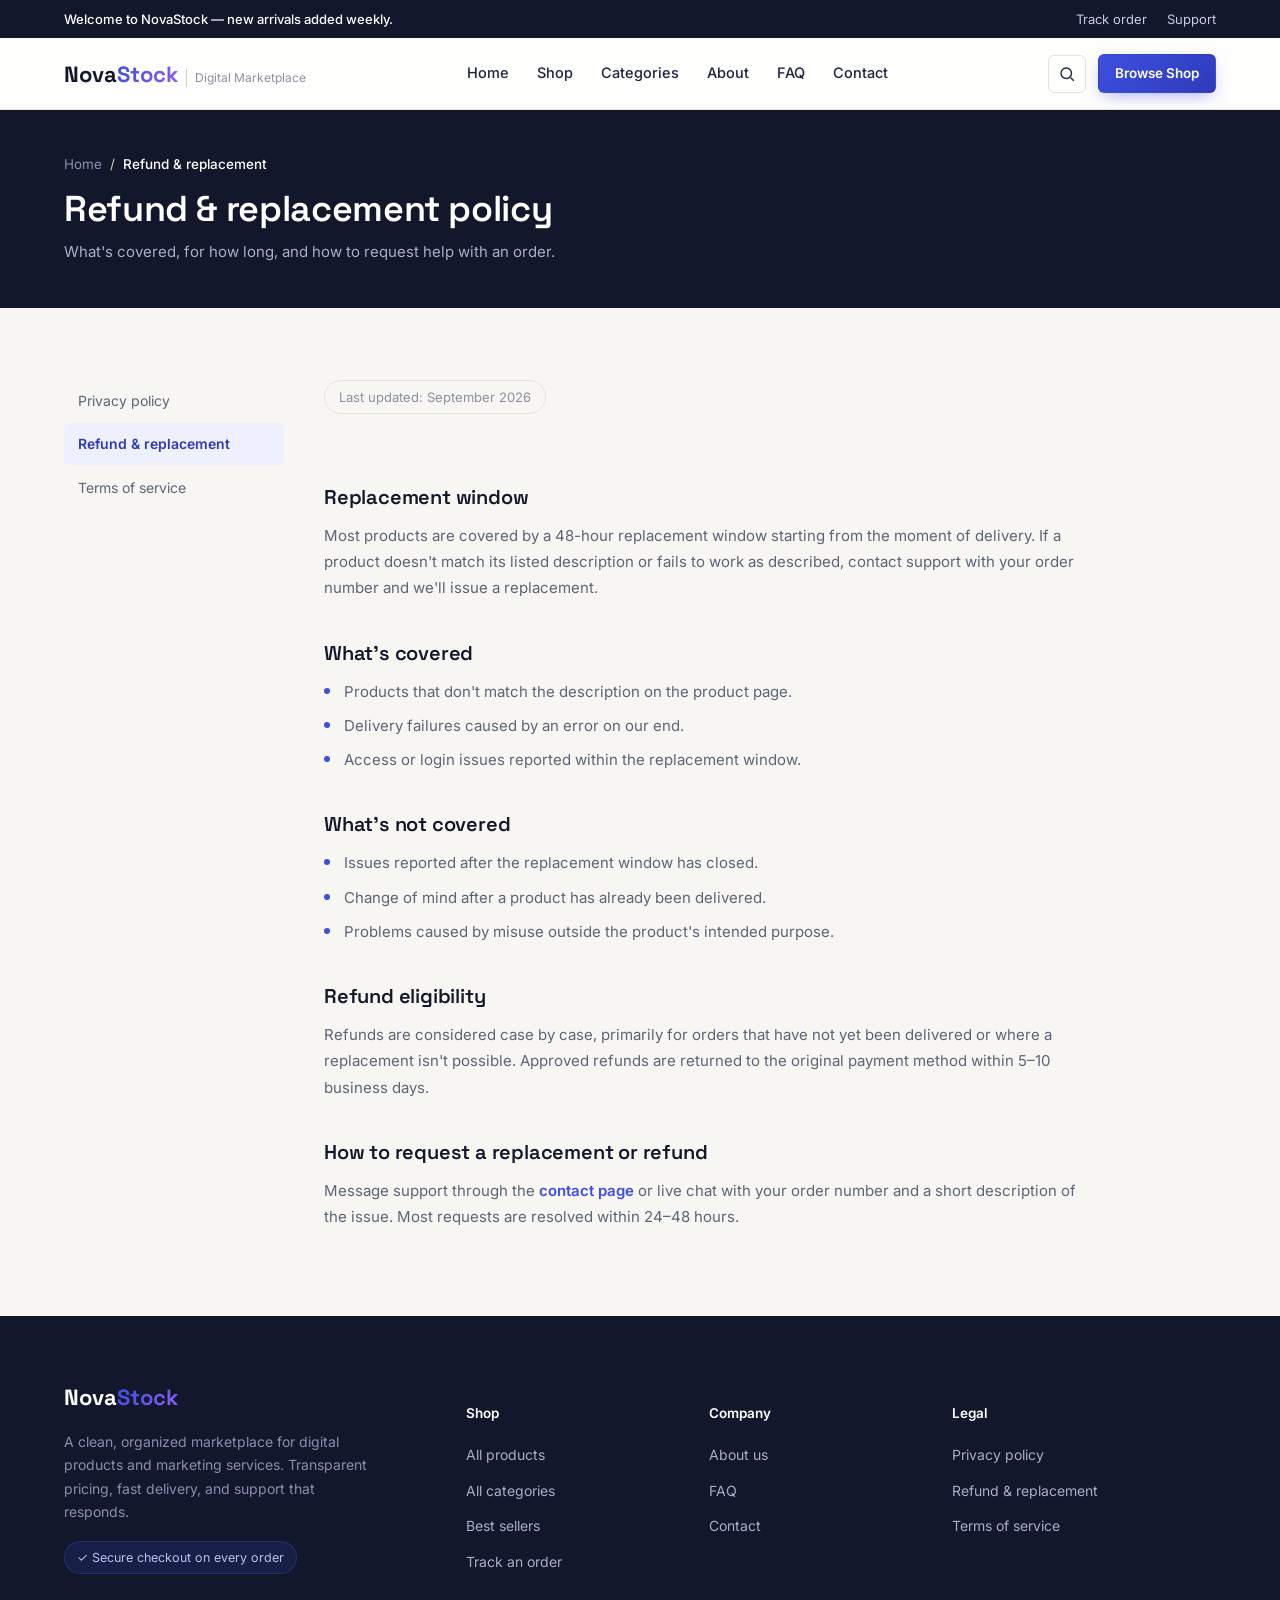
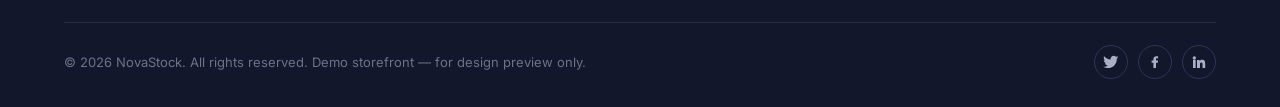
<file: refund-policy.html>
<!DOCTYPE html>
<html lang="en">
<head>
<meta charset="UTF-8">
<meta name="viewport" content="width=device-width, initial-scale=1.0">
<title>Refund & Replacement Policy — NovaStock</title>
<meta name="description" content="NovaStock's refund and replacement policy for digital products and services.">
<link rel="stylesheet" href="css/style.css">
</head>
<body>

<div class="utility-bar">
  <div class="container">
    <span class="utility-bar__msg">Welcome to NovaStock — new arrivals added weekly.</span>
    <div class="utility-bar__links">
      <a href="track-order.html">Track order</a>
      <a href="contact.html">Support</a>
    </div>
  </div>
</div>

<header class="site-header">
  <div class="container">
    <a href="index.html" class="logo">
      <span class="logo__mark">Nova<span>Stock</span></span>
      <span class="logo__tag">Digital Marketplace</span>
    </a>
    <nav class="main-nav" aria-label="Main">
      <a href="index.html">Home</a>
      <a href="shop.html">Shop</a>
      <a href="category.html">Categories</a>
      <a href="about.html">About</a>
      <a href="faq.html">FAQ</a>
      <a href="contact.html">Contact</a>
    </nav>
    <div class="header-actions">
      <a href="track-order.html" class="icon-btn" aria-label="Track order">
        <svg width="18" height="18" viewBox="0 0 24 24" fill="none" stroke="currentColor" stroke-width="1.8"><circle cx="11" cy="11" r="7"/><path d="M21 21l-4.35-4.35"/></svg>
      </a>
      <a href="shop.html" class="btn btn--primary btn--sm">Browse Shop</a>
      <button class="nav-toggle" aria-label="Open menu" aria-expanded="false">
        <svg width="20" height="20" viewBox="0 0 24 24" fill="none" stroke="currentColor" stroke-width="1.8"><path d="M3 6h18M3 12h18M3 18h18"/></svg>
      </button>
    </div>
  </div>
  <div class="mobile-nav">
    <div class="container">
      <a href="index.html">Home</a>
      <a href="shop.html">Shop</a>
      <a href="category.html">Categories</a>
      <a href="about.html">About</a>
      <a href="faq.html">FAQ</a>
      <a href="contact.html">Contact</a>
    </div>
  </div>
</header>

<div class="page-header">
  <div class="container">
    <nav class="breadcrumb"><a href="index.html">Home</a><span class="breadcrumb__sep">/</span><span class="breadcrumb__current">Refund & replacement</span></nav>
    <h1>Refund & replacement policy</h1>
    <p>What's covered, for how long, and how to request help with an order.</p>
  </div>
</div>

<section class="section">
  <div class="container">
    <div class="legal-layout">
      <nav class="legal-nav">
        <a href="privacy-policy.html">Privacy policy</a>
        <a href="refund-policy.html" class="is-active">Refund & replacement</a>
        <a href="terms.html">Terms of service</a>
      </nav>
      <div class="prose">
        <span class="last-updated">Last updated: September 2026</span>

        <h2>Replacement window</h2>
        <p>Most products are covered by a 48-hour replacement window starting from the moment of delivery. If a product doesn't match its listed description or fails to work as described, contact support with your order number and we'll issue a replacement.</p>

        <h2>What's covered</h2>
        <ul>
          <li>Products that don't match the description on the product page.</li>
          <li>Delivery failures caused by an error on our end.</li>
          <li>Access or login issues reported within the replacement window.</li>
        </ul>

        <h2>What's not covered</h2>
        <ul>
          <li>Issues reported after the replacement window has closed.</li>
          <li>Change of mind after a product has already been delivered.</li>
          <li>Problems caused by misuse outside the product's intended purpose.</li>
        </ul>

        <h2>Refund eligibility</h2>
        <p>Refunds are considered case by case, primarily for orders that have not yet been delivered or where a replacement isn't possible. Approved refunds are returned to the original payment method within 5–10 business days.</p>

        <h2>How to request a replacement or refund</h2>
        <p>Message support through the <a href="contact.html" style="color:var(--indigo);font-weight:600;">contact page</a> or live chat with your order number and a short description of the issue. Most requests are resolved within 24–48 hours.</p>
      </div>
    </div>
  </div>
</section>

<footer class="site-footer" id="site-footer"></footer>

<script src="js/data.js"></script>
<script src="js/components.js"></script>
<script src="js/main.js"></script>
<script>renderFooter('site-footer');</script>
</body>
</html>
</file>
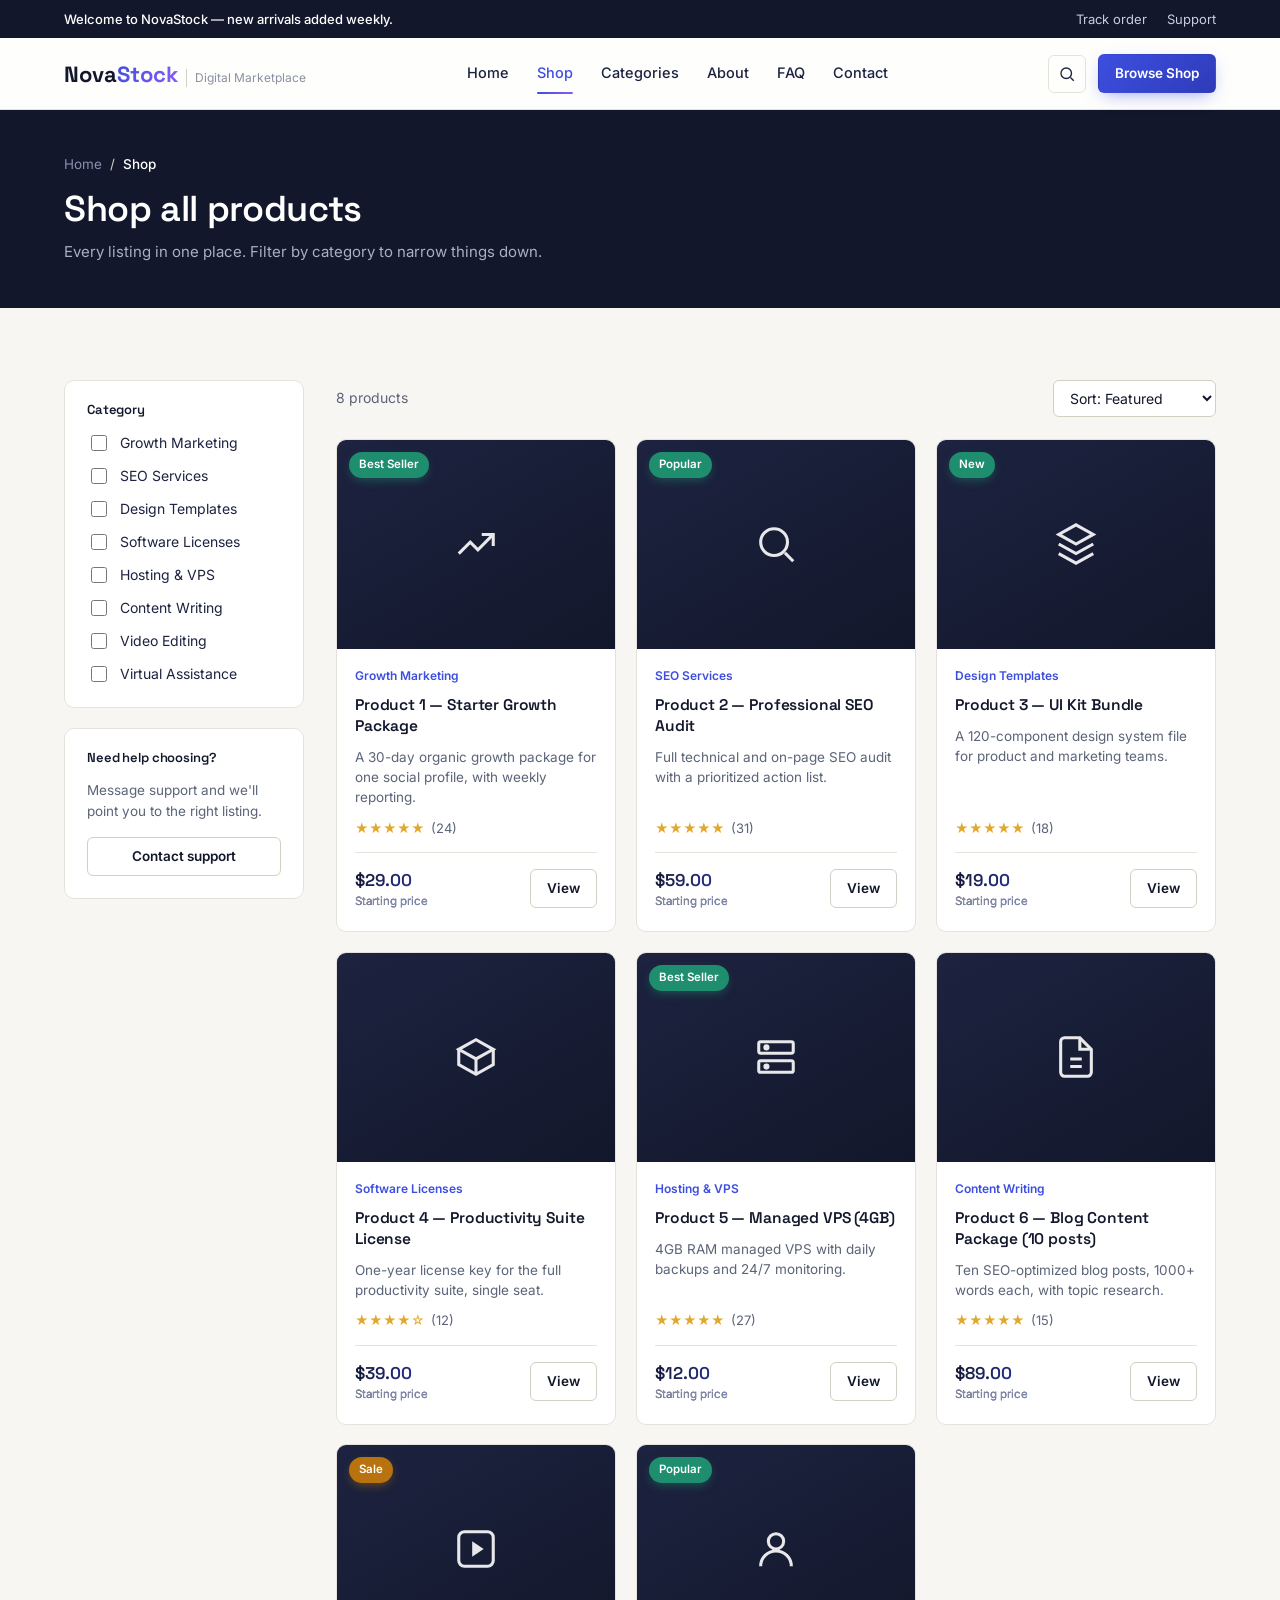
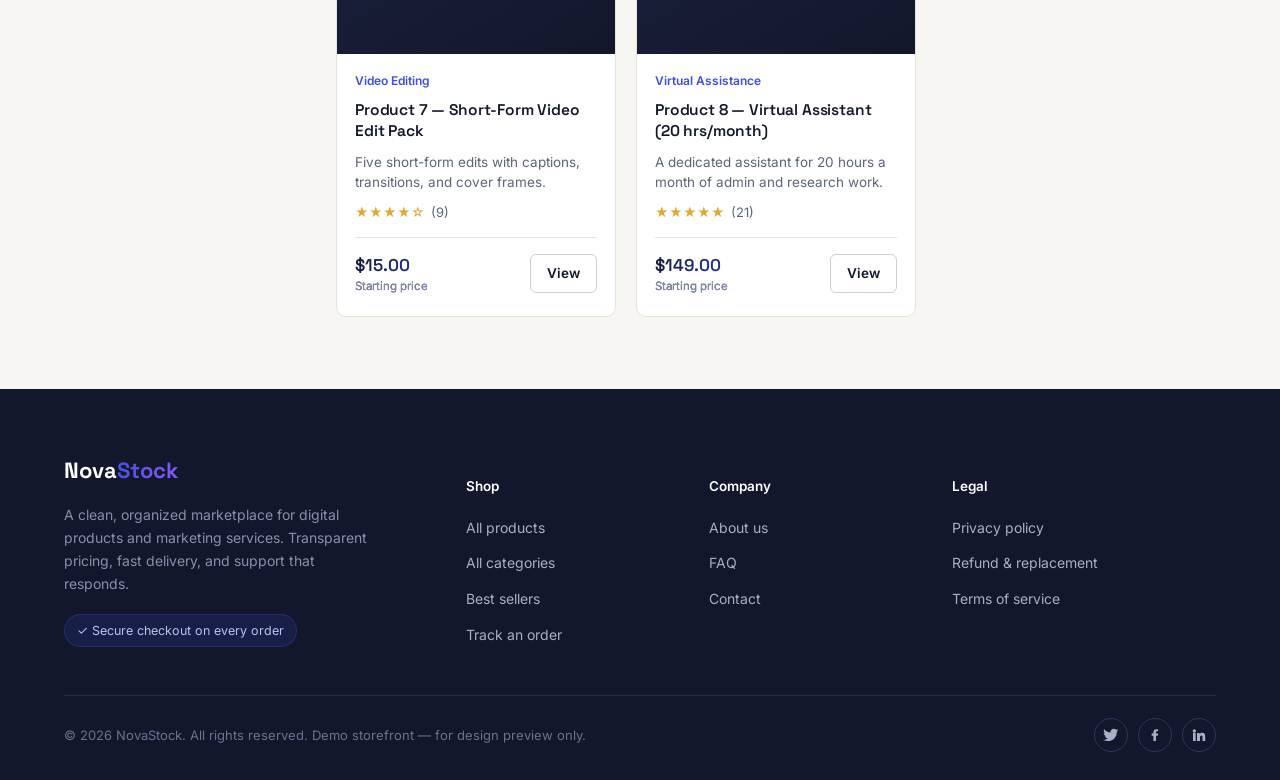
<file: shop.html>
<!DOCTYPE html>
<html lang="en">
<head>
<meta charset="UTF-8">
<meta name="viewport" content="width=device-width, initial-scale=1.0">
<title>Shop All Products — NovaStock</title>
<meta name="description" content="Browse the full NovaStock catalog of digital products and marketing services, organized by category with clear pricing.">
<link rel="stylesheet" href="css/style.css">
</head>
<body>

<div class="utility-bar">
  <div class="container">
    <span class="utility-bar__msg">Welcome to NovaStock — new arrivals added weekly.</span>
    <div class="utility-bar__links">
      <a href="track-order.html">Track order</a>
      <a href="contact.html">Support</a>
    </div>
  </div>
</div>

<header class="site-header">
  <div class="container">
    <a href="index.html" class="logo">
      <span class="logo__mark">Nova<span>Stock</span></span>
      <span class="logo__tag">Digital Marketplace</span>
    </a>
    <nav class="main-nav" aria-label="Main">
      <a href="index.html">Home</a>
      <a href="shop.html">Shop</a>
      <a href="category.html">Categories</a>
      <a href="about.html">About</a>
      <a href="faq.html">FAQ</a>
      <a href="contact.html">Contact</a>
    </nav>
    <div class="header-actions">
      <a href="track-order.html" class="icon-btn" aria-label="Track order">
        <svg width="18" height="18" viewBox="0 0 24 24" fill="none" stroke="currentColor" stroke-width="1.8"><circle cx="11" cy="11" r="7"/><path d="M21 21l-4.35-4.35"/></svg>
      </a>
      <a href="shop.html" class="btn btn--primary btn--sm">Browse Shop</a>
      <button class="nav-toggle" aria-label="Open menu" aria-expanded="false">
        <svg width="20" height="20" viewBox="0 0 24 24" fill="none" stroke="currentColor" stroke-width="1.8"><path d="M3 6h18M3 12h18M3 18h18"/></svg>
      </button>
    </div>
  </div>
  <div class="mobile-nav">
    <div class="container">
      <a href="index.html">Home</a>
      <a href="shop.html">Shop</a>
      <a href="category.html">Categories</a>
      <a href="about.html">About</a>
      <a href="faq.html">FAQ</a>
      <a href="contact.html">Contact</a>
    </div>
  </div>
</header>

<div class="page-header">
  <div class="container">
    <nav class="breadcrumb"><a href="index.html">Home</a><span class="breadcrumb__sep">/</span><span class="breadcrumb__current">Shop</span></nav>
    <h1>Shop all products</h1>
    <p>Every listing in one place. Filter by category to narrow things down.</p>
  </div>
</div>

<section class="section">
  <div class="container">
    <div class="shop-layout">
      <aside>
        <div class="filter-panel">
          <h4>Category</h4>
          <div class="filter-list" id="filter-list"></div>
        </div>
        <div class="filter-panel">
          <h4>Need help choosing?</h4>
          <p style="font-size:13.5px;color:var(--slate);line-height:1.6;margin-bottom:14px;">Message support and we'll point you to the right listing.</p>
          <a href="contact.html" class="btn btn--ghost btn--block btn--sm">Contact support</a>
        </div>
      </aside>
      <div>
        <div class="toolbar">
          <span class="toolbar__count"><span id="result-count">8</span> products</span>
          <div class="toolbar__sort">
            <label for="sort" class="visually-hidden">Sort by</label>
            <select id="sort">
              <option>Sort: Featured</option>
              <option>Price: Low to high</option>
              <option>Price: High to low</option>
              <option>Highest rated</option>
            </select>
          </div>
        </div>
        <div class="product-grid" id="shop-grid"></div>
      </div>
    </div>
  </div>
</section>

<footer class="site-footer" id="site-footer"></footer>

<script src="js/data.js"></script>
<script src="js/components.js"></script>
<script src="js/main.js"></script>
<script>
  renderProductGrid('shop-grid', PRODUCTS);
  renderFooter('site-footer');

  var filterList = document.getElementById('filter-list');
  filterList.innerHTML = CATEGORIES.map(function (c) {
    return '<label class="filter-check"><input type="checkbox" data-filter-category value="' + c.slug + '"> ' + c.name + '</label>';
  }).join('');

  // re-run main.js filter binding since it loaded before these were rendered
  document.querySelectorAll('[data-filter-category]').forEach(function (input) {
    input.addEventListener('change', function () {
      var checked = Array.from(document.querySelectorAll('[data-filter-category]')).filter(function (i) { return i.checked; }).map(function (i) { return i.value; });
      var cards = document.querySelectorAll('[data-product-category]');
      var visible = 0;
      cards.forEach(function (card) {
        var cat = card.getAttribute('data-product-category');
        var show = checked.length === 0 || checked.indexOf(cat) !== -1;
        card.style.display = show ? '' : 'none';
        if (show) visible++;
      });
      document.getElementById('result-count').textContent = visible;
    });
  });
</script>
</body>
</html>
</file>
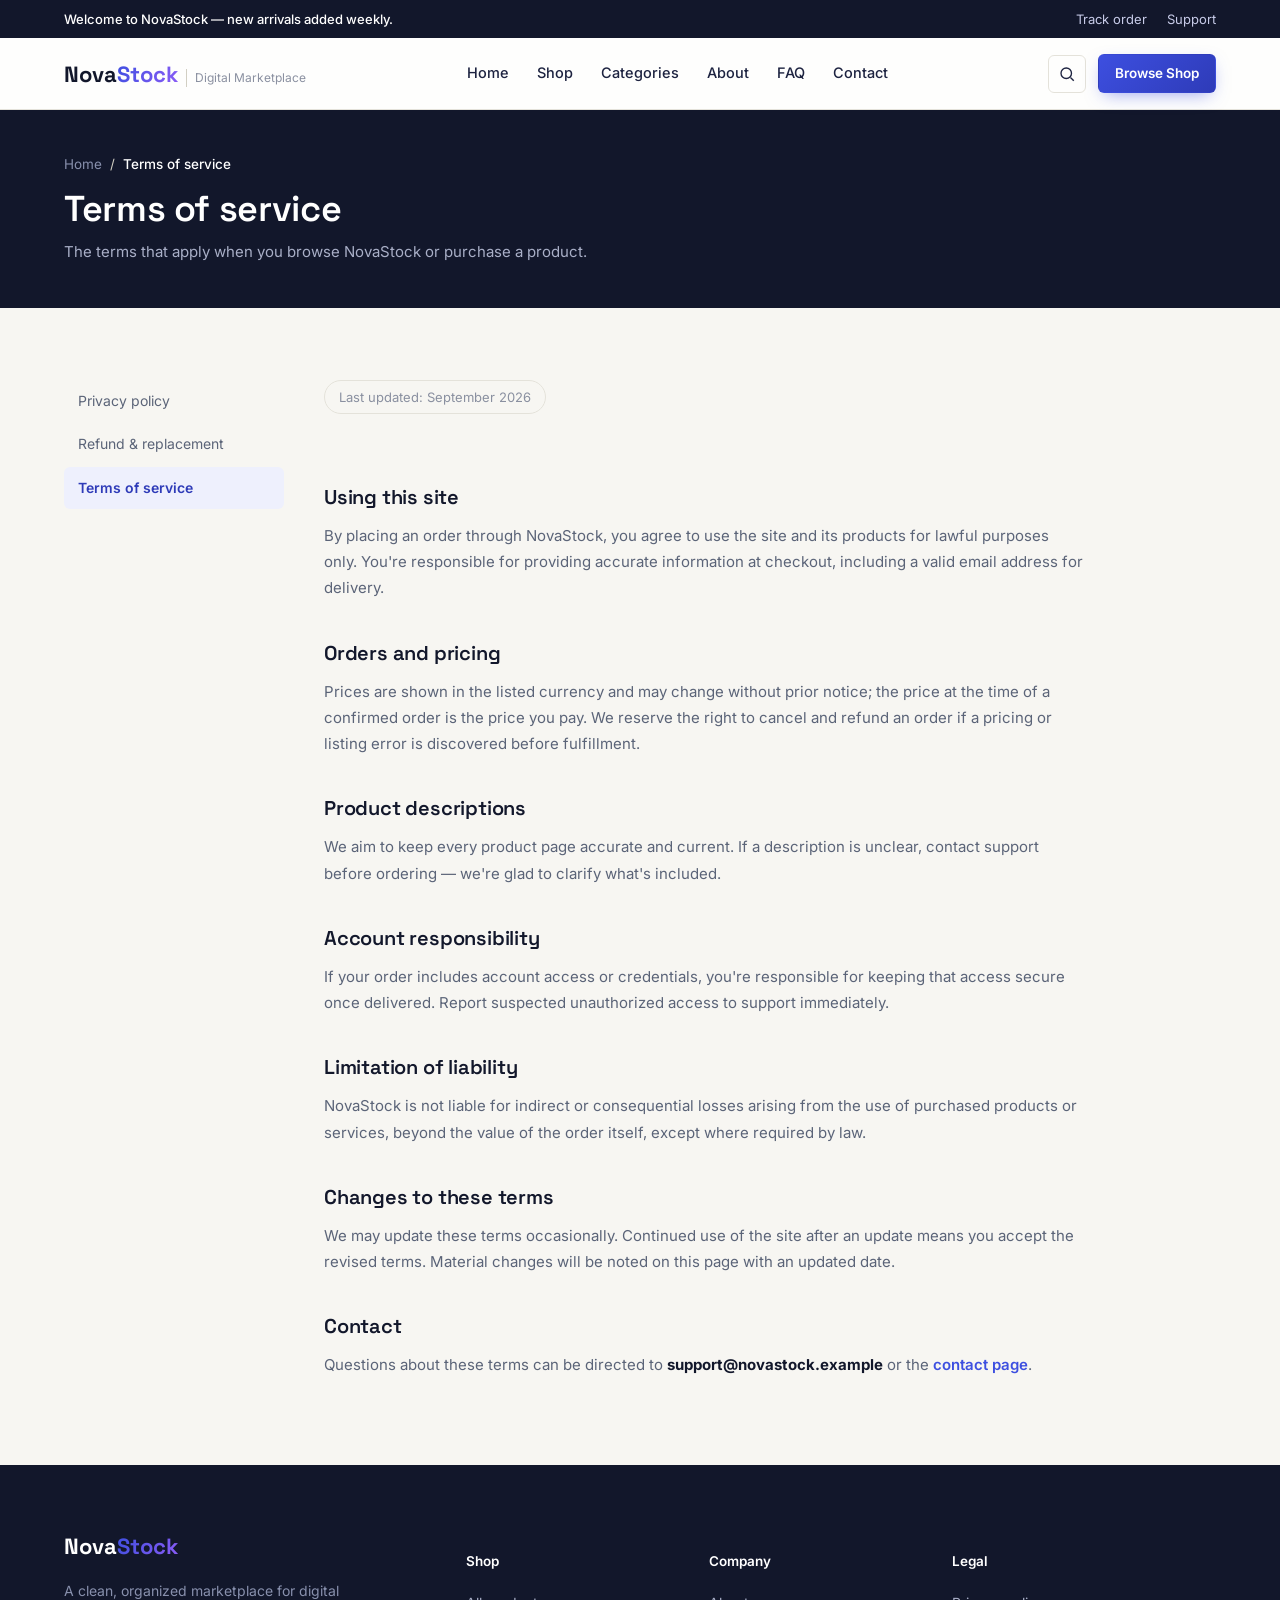
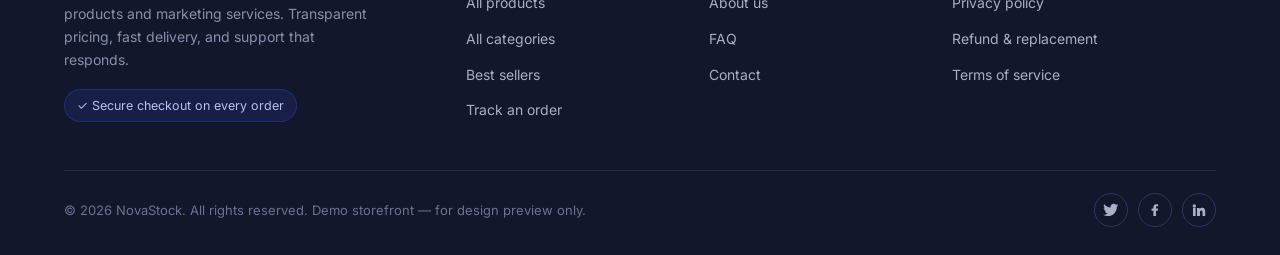
<file: terms.html>
<!DOCTYPE html>
<html lang="en">
<head>
<meta charset="UTF-8">
<meta name="viewport" content="width=device-width, initial-scale=1.0">
<title>Terms of Service — NovaStock</title>
<meta name="description" content="Terms and conditions for using NovaStock and purchasing products or services.">
<link rel="stylesheet" href="css/style.css">
</head>
<body>

<div class="utility-bar">
  <div class="container">
    <span class="utility-bar__msg">Welcome to NovaStock — new arrivals added weekly.</span>
    <div class="utility-bar__links">
      <a href="track-order.html">Track order</a>
      <a href="contact.html">Support</a>
    </div>
  </div>
</div>

<header class="site-header">
  <div class="container">
    <a href="index.html" class="logo">
      <span class="logo__mark">Nova<span>Stock</span></span>
      <span class="logo__tag">Digital Marketplace</span>
    </a>
    <nav class="main-nav" aria-label="Main">
      <a href="index.html">Home</a>
      <a href="shop.html">Shop</a>
      <a href="category.html">Categories</a>
      <a href="about.html">About</a>
      <a href="faq.html">FAQ</a>
      <a href="contact.html">Contact</a>
    </nav>
    <div class="header-actions">
      <a href="track-order.html" class="icon-btn" aria-label="Track order">
        <svg width="18" height="18" viewBox="0 0 24 24" fill="none" stroke="currentColor" stroke-width="1.8"><circle cx="11" cy="11" r="7"/><path d="M21 21l-4.35-4.35"/></svg>
      </a>
      <a href="shop.html" class="btn btn--primary btn--sm">Browse Shop</a>
      <button class="nav-toggle" aria-label="Open menu" aria-expanded="false">
        <svg width="20" height="20" viewBox="0 0 24 24" fill="none" stroke="currentColor" stroke-width="1.8"><path d="M3 6h18M3 12h18M3 18h18"/></svg>
      </button>
    </div>
  </div>
  <div class="mobile-nav">
    <div class="container">
      <a href="index.html">Home</a>
      <a href="shop.html">Shop</a>
      <a href="category.html">Categories</a>
      <a href="about.html">About</a>
      <a href="faq.html">FAQ</a>
      <a href="contact.html">Contact</a>
    </div>
  </div>
</header>

<div class="page-header">
  <div class="container">
    <nav class="breadcrumb"><a href="index.html">Home</a><span class="breadcrumb__sep">/</span><span class="breadcrumb__current">Terms of service</span></nav>
    <h1>Terms of service</h1>
    <p>The terms that apply when you browse NovaStock or purchase a product.</p>
  </div>
</div>

<section class="section">
  <div class="container">
    <div class="legal-layout">
      <nav class="legal-nav">
        <a href="privacy-policy.html">Privacy policy</a>
        <a href="refund-policy.html">Refund & replacement</a>
        <a href="terms.html" class="is-active">Terms of service</a>
      </nav>
      <div class="prose">
        <span class="last-updated">Last updated: September 2026</span>

        <h2>Using this site</h2>
        <p>By placing an order through NovaStock, you agree to use the site and its products for lawful purposes only. You're responsible for providing accurate information at checkout, including a valid email address for delivery.</p>

        <h2>Orders and pricing</h2>
        <p>Prices are shown in the listed currency and may change without prior notice; the price at the time of a confirmed order is the price you pay. We reserve the right to cancel and refund an order if a pricing or listing error is discovered before fulfillment.</p>

        <h2>Product descriptions</h2>
        <p>We aim to keep every product page accurate and current. If a description is unclear, contact support before ordering — we're glad to clarify what's included.</p>

        <h2>Account responsibility</h2>
        <p>If your order includes account access or credentials, you're responsible for keeping that access secure once delivered. Report suspected unauthorized access to support immediately.</p>

        <h2>Limitation of liability</h2>
        <p>NovaStock is not liable for indirect or consequential losses arising from the use of purchased products or services, beyond the value of the order itself, except where required by law.</p>

        <h2>Changes to these terms</h2>
        <p>We may update these terms occasionally. Continued use of the site after an update means you accept the revised terms. Material changes will be noted on this page with an updated date.</p>

        <h2>Contact</h2>
        <p>Questions about these terms can be directed to <strong>support@novastock.example</strong> or the <a href="contact.html" style="color:var(--indigo);font-weight:600;">contact page</a>.</p>
      </div>
    </div>
  </div>
</section>

<footer class="site-footer" id="site-footer"></footer>

<script src="js/data.js"></script>
<script src="js/components.js"></script>
<script src="js/main.js"></script>
<script>renderFooter('site-footer');</script>
</body>
</html>
</file>
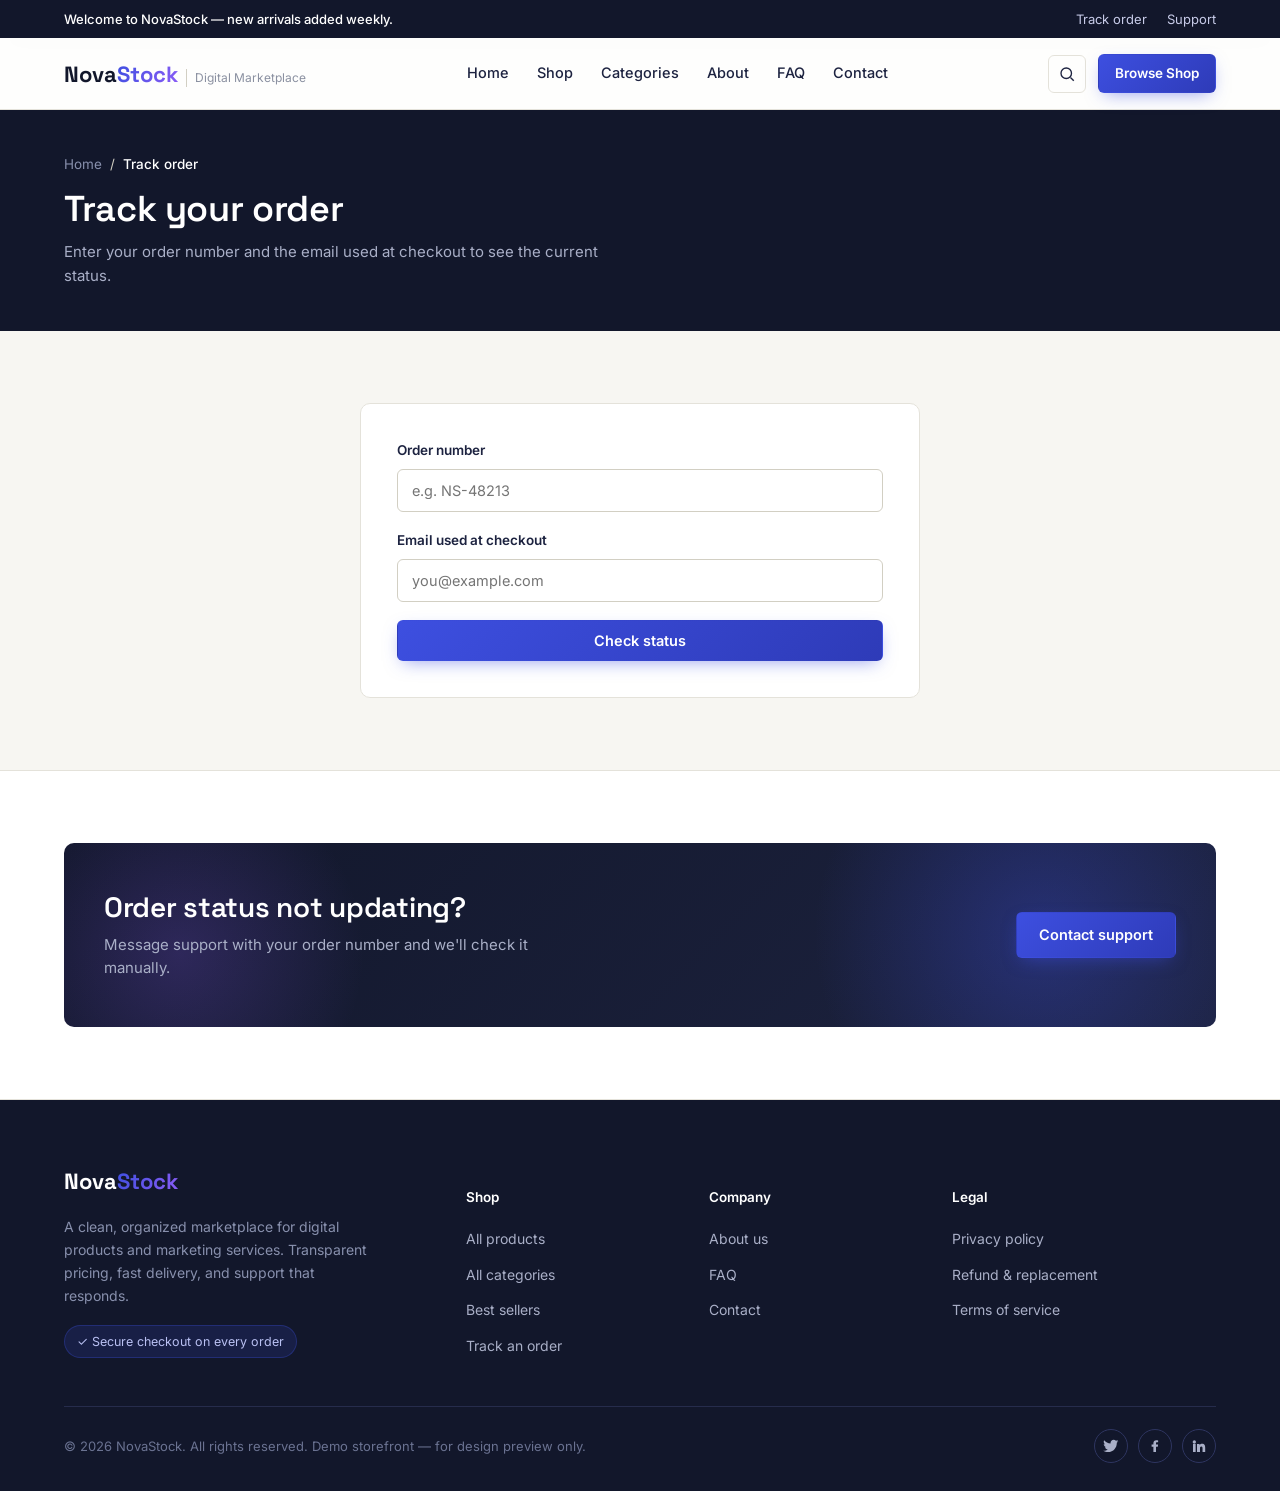
<file: track-order.html>
<!DOCTYPE html>
<html lang="en">
<head>
<meta charset="UTF-8">
<meta name="viewport" content="width=device-width, initial-scale=1.0">
<title>Track Your Order — NovaStock</title>
<meta name="description" content="Check the delivery status of your NovaStock order.">
<link rel="stylesheet" href="css/style.css">
</head>
<body>

<div class="utility-bar">
  <div class="container">
    <span class="utility-bar__msg">Welcome to NovaStock — new arrivals added weekly.</span>
    <div class="utility-bar__links">
      <a href="track-order.html">Track order</a>
      <a href="contact.html">Support</a>
    </div>
  </div>
</div>

<header class="site-header">
  <div class="container">
    <a href="index.html" class="logo">
      <span class="logo__mark">Nova<span>Stock</span></span>
      <span class="logo__tag">Digital Marketplace</span>
    </a>
    <nav class="main-nav" aria-label="Main">
      <a href="index.html">Home</a>
      <a href="shop.html">Shop</a>
      <a href="category.html">Categories</a>
      <a href="about.html">About</a>
      <a href="faq.html">FAQ</a>
      <a href="contact.html">Contact</a>
    </nav>
    <div class="header-actions">
      <a href="track-order.html" class="icon-btn" aria-label="Track order">
        <svg width="18" height="18" viewBox="0 0 24 24" fill="none" stroke="currentColor" stroke-width="1.8"><circle cx="11" cy="11" r="7"/><path d="M21 21l-4.35-4.35"/></svg>
      </a>
      <a href="shop.html" class="btn btn--primary btn--sm">Browse Shop</a>
      <button class="nav-toggle" aria-label="Open menu" aria-expanded="false">
        <svg width="20" height="20" viewBox="0 0 24 24" fill="none" stroke="currentColor" stroke-width="1.8"><path d="M3 6h18M3 12h18M3 18h18"/></svg>
      </button>
    </div>
  </div>
  <div class="mobile-nav">
    <div class="container">
      <a href="index.html">Home</a>
      <a href="shop.html">Shop</a>
      <a href="category.html">Categories</a>
      <a href="about.html">About</a>
      <a href="faq.html">FAQ</a>
      <a href="contact.html">Contact</a>
    </div>
  </div>
</header>

<div class="page-header">
  <div class="container">
    <nav class="breadcrumb"><a href="index.html">Home</a><span class="breadcrumb__sep">/</span><span class="breadcrumb__current">Track order</span></nav>
    <h1>Track your order</h1>
    <p>Enter your order number and the email used at checkout to see the current status.</p>
  </div>
</div>

<section class="section">
  <div class="container">
    <div class="track-card">
      <form id="track-order-form">
        <div class="form-field">
          <label for="order-id">Order number</label>
          <input type="text" id="order-id" placeholder="e.g. NS-48213" required>
        </div>
        <div class="form-field">
          <label for="order-email">Email used at checkout</label>
          <input type="email" id="order-email" placeholder="you@example.com" required>
        </div>
        <button type="submit" class="btn btn--primary btn--block">Check status</button>
      </form>

      <div class="track-status" id="track-status">
        <div class="track-status__row">
          <span class="track-status__dot">✓</span>
          <div><strong>Order received</strong><span>Payment confirmed and order queued for processing.</span></div>
        </div>
        <div class="track-status__row">
          <span class="track-status__dot">✓</span>
          <div><strong>Processing</strong><span>Your package is being prepared for delivery.</span></div>
        </div>
        <div class="track-status__row">
          <span class="track-status__dot">✓</span>
          <div><strong>Delivered</strong><span>Sent to the email address on file. Check spam if it's not visible within a few minutes.</span></div>
        </div>
        <div class="track-status__row is-pending">
          <span class="track-status__dot">4</span>
          <div><strong>Support follow-up</strong><span>Optional — only if you flag an issue within 48 hours.</span></div>
        </div>
      </div>
    </div>
  </div>
</section>

<section class="section section--alt">
  <div class="container">
    <div class="cta-band">
      <div class="cta-band__text">
        <h2>Order status not updating?</h2>
        <p>Message support with your order number and we'll check it manually.</p>
      </div>
      <div class="cta-band__actions">
        <a href="contact.html" class="btn btn--primary">Contact support</a>
      </div>
    </div>
  </div>
</section>

<footer class="site-footer" id="site-footer"></footer>

<script src="js/data.js"></script>
<script src="js/components.js"></script>
<script src="js/main.js"></script>
<script>renderFooter('site-footer');</script>
</body>
</html>
</file>
<file: css/style.css>
/* ==========================================================================
   NOVASTOCK — Digital Marketplace
   Design system: ink navy + indigo accent, Space Grotesk / Inter
   ========================================================================== */

@import url('https://fonts.googleapis.com/css2?family=Space+Grotesk:wght@500;600;700&family=Inter:wght@400;500;600;700&display=swap');

:root {
  /* Palette */
  --ink: #12172B;
  --ink-soft: #1D2340;
  --paper: #F7F6F2;
  --paper-raised: #FFFFFF;
  --line: #E4E2DA;
  --line-strong: #D2CFC3;
  --slate: #5B6478;
  --slate-light: #8A90A0;
  --indigo: #3D4FE0;
  --indigo-deep: #2E3BB8;
  --indigo-bright: #6C7AFF;
  --indigo-wash: #EEF0FD;
  --violet: #8B5CF6;
  --sage: #1E8E6E;
  --sage-wash: #E7F5EF;
  --amber: #B8720E;
  --amber-wash: #FBF0DE;
  --gold: #E0A82E;

  /* Type */
  --font-display: 'Space Grotesk', 'Inter', sans-serif;
  --font-body: 'Inter', -apple-system, BlinkMacSystemFont, sans-serif;

  /* Layout */
  --container: 1200px;
  --radius-sm: 4px;
  --radius-md: 6px;
  --radius-lg: 10px;

  /* Motion */
  --ease-out: cubic-bezier(0.16, 1, 0.3, 1);
  --ease-spring: cubic-bezier(0.34, 1.56, 0.64, 1);
}

* { box-sizing: border-box; }
html { scroll-behavior: smooth; }

@media (prefers-reduced-motion: reduce) {
  html { scroll-behavior: auto; }
  *, *::before, *::after {
    animation-duration: 0.01ms !important;
    animation-iteration-count: 1 !important;
    transition-duration: 0.01ms !important;
    scroll-behavior: auto !important;
  }
}

body {
  margin: 0;
  font-family: var(--font-body);
  background: var(--paper);
  color: var(--ink);
  font-size: 16px;
  line-height: 1.55;
  -webkit-font-smoothing: antialiased;
  overflow-x: hidden;
}

/* Cursor glow that follows pointer on dark sections */
.cursor-glow {
  position: fixed;
  width: 420px;
  height: 420px;
  border-radius: 50%;
  pointer-events: none;
  z-index: 0;
  background: radial-gradient(circle, rgba(108,122,255,0.16), transparent 70%);
  transform: translate(-50%, -50%);
  opacity: 0;
  transition: opacity .4s ease;
  will-change: transform;
}
.cursor-glow.is-active { opacity: 1; }

/* Scroll reveal */
.reveal {
  opacity: 0;
  transform: translateY(22px);
  transition: opacity .7s var(--ease-out), transform .7s var(--ease-out);
}
.reveal.is-visible {
  opacity: 1;
  transform: translateY(0);
}
.reveal-stagger > * {
  opacity: 0;
  transform: translateY(18px);
  transition: opacity .6s var(--ease-out), transform .6s var(--ease-out);
}
.reveal-stagger.is-visible > * { opacity: 1; transform: translateY(0); }
.reveal-stagger.is-visible > *:nth-child(1) { transition-delay: .03s; }
.reveal-stagger.is-visible > *:nth-child(2) { transition-delay: .09s; }
.reveal-stagger.is-visible > *:nth-child(3) { transition-delay: .15s; }
.reveal-stagger.is-visible > *:nth-child(4) { transition-delay: .21s; }
.reveal-stagger.is-visible > *:nth-child(5) { transition-delay: .27s; }
.reveal-stagger.is-visible > *:nth-child(6) { transition-delay: .33s; }
.reveal-stagger.is-visible > *:nth-child(7) { transition-delay: .39s; }
.reveal-stagger.is-visible > *:nth-child(8) { transition-delay: .45s; }

img { max-width: 100%; display: block; }

a { color: inherit; text-decoration: none; }

h1, h2, h3, h4 {
  font-family: var(--font-display);
  font-weight: 600;
  line-height: 1.15;
  margin: 0;
  letter-spacing: -0.01em;
}

p { margin: 0; }

ul { margin: 0; padding: 0; list-style: none; }

button { font-family: inherit; cursor: pointer; }

:focus-visible {
  outline: 2px solid var(--indigo);
  outline-offset: 2px;
}

.container {
  max-width: var(--container);
  margin: 0 auto;
  padding: 0 24px;
}

.visually-hidden {
  position: absolute;
  width: 1px; height: 1px;
  overflow: hidden;
  clip: rect(0,0,0,0);
}

/* --------------------------------------------------------------------------
   Top utility bar
   -------------------------------------------------------------------------- */
.utility-bar {
  background: var(--ink);
  color: #C7CBE8;
  font-size: 13px;
}
.utility-bar .container {
  display: flex;
  justify-content: space-between;
  align-items: center;
  padding-top: 9px;
  padding-bottom: 9px;
  gap: 16px;
  flex-wrap: wrap;
}
.utility-bar__msg { color: #fff; font-weight: 500; }
.utility-bar__links { display: flex; gap: 20px; }
.utility-bar__links a { color: #C7CBE8; transition: color .15s ease; }
.utility-bar__links a:hover { color: #fff; }

/* --------------------------------------------------------------------------
   Header / nav
   -------------------------------------------------------------------------- */
.site-header {
  background: rgba(255,255,255,0.82);
  backdrop-filter: blur(14px) saturate(160%);
  -webkit-backdrop-filter: blur(14px) saturate(160%);
  border-bottom: 1px solid var(--line);
  position: sticky;
  top: 0;
  z-index: 50;
  transition: box-shadow .3s ease, background .3s ease;
}
.site-header.is-scrolled {
  box-shadow: 0 8px 30px -12px rgba(18,23,43,0.12);
}
.site-header .container {
  display: flex;
  align-items: center;
  justify-content: space-between;
  padding-top: 16px;
  padding-bottom: 16px;
  gap: 32px;
}
.logo {
  display: flex;
  align-items: baseline;
  gap: 8px;
  flex-shrink: 0;
}
.logo__mark {
  font-family: var(--font-display);
  font-weight: 700;
  font-size: 22px;
  color: var(--ink);
}
.logo__mark span {
  background: linear-gradient(120deg, var(--indigo), var(--violet));
  -webkit-background-clip: text;
  background-clip: text;
  -webkit-text-fill-color: transparent;
}
.logo__tag {
  font-size: 12px;
  color: var(--slate-light);
  border-left: 1px solid var(--line-strong);
  padding-left: 8px;
  display: none;
}
@media (min-width: 700px) { .logo__tag { display: inline; } }

.main-nav { display: none; }
@media (min-width: 960px) {
  .main-nav {
    display: flex;
    gap: 28px;
  }
  .main-nav a {
    font-size: 14.5px;
    font-weight: 500;
    color: var(--ink-soft);
    padding: 8px 0;
    position: relative;
    transition: color .2s ease;
  }
  .main-nav a::after {
    content: '';
    position: absolute;
    left: 0; right: 100%; bottom: -1px;
    height: 2px;
    background: linear-gradient(90deg, var(--indigo), var(--violet));
    border-radius: 2px;
    transition: right .28s var(--ease-out);
  }
  .main-nav a:hover { color: var(--indigo); }
  .main-nav a:hover::after { right: 0; }
  .main-nav a.is-active { color: var(--indigo); }
  .main-nav a.is-active::after { right: 0; }
}

.header-actions {
  display: flex;
  align-items: center;
  gap: 12px;
  flex-shrink: 0;
}
.icon-btn {
  width: 38px; height: 38px;
  display: inline-flex; align-items: center; justify-content: center;
  border-radius: var(--radius-md);
  color: var(--ink-soft);
  border: 1px solid var(--line);
  background: transparent;
  transition: border-color .2s ease, color .2s ease, transform .2s var(--ease-spring), box-shadow .2s ease;
}
.icon-btn:hover {
  border-color: var(--indigo);
  color: var(--indigo);
  transform: translateY(-2px);
  box-shadow: 0 8px 16px -8px rgba(61,79,224,0.35);
}

.btn {
  display: inline-flex;
  align-items: center;
  justify-content: center;
  gap: 8px;
  padding: 11px 22px;
  border-radius: var(--radius-md);
  font-weight: 600;
  font-size: 14.5px;
  border: 1px solid transparent;
  transition: background .2s ease, border-color .2s ease, color .2s ease, transform .2s var(--ease-spring), box-shadow .25s ease;
  white-space: nowrap;
  position: relative;
  overflow: hidden;
  isolation: isolate;
}
.btn:active { transform: translateY(1px) scale(0.98); }
.btn--primary {
  background: linear-gradient(135deg, var(--indigo), var(--indigo-deep));
  color: #fff;
  box-shadow: 0 6px 18px -6px rgba(61,79,224,0.55);
}
.btn--primary::before {
  content: '';
  position: absolute;
  inset: 0;
  background: linear-gradient(135deg, var(--indigo-bright), var(--violet));
  opacity: 0;
  transition: opacity .25s ease;
  z-index: -1;
}
.btn--primary:hover::before { opacity: 1; }
.btn--primary:hover {
  transform: translateY(-2px);
  box-shadow: 0 12px 26px -8px rgba(61,79,224,0.6);
}
.btn--ghost { background: transparent; color: var(--ink); border-color: var(--line-strong); }
.btn--ghost:hover {
  border-color: var(--ink);
  transform: translateY(-2px);
  box-shadow: 0 8px 18px -10px rgba(18,23,43,0.3);
}
.btn--sm { padding: 8px 16px; font-size: 13.5px; }
.btn--block { width: 100%; }

.nav-toggle {
  display: inline-flex;
  border: 1px solid var(--line);
  border-radius: var(--radius-md);
  padding: 8px;
}
@media (min-width: 960px) { .nav-toggle { display: none; } }

.mobile-nav {
  display: none;
  border-top: 1px solid var(--line);
  background: var(--paper-raised);
}
.mobile-nav.is-open { display: block; }
@media (min-width: 960px) { .mobile-nav { display: none !important; } }
.mobile-nav .container { padding-top: 12px; padding-bottom: 16px; }
.mobile-nav a {
  display: block;
  padding: 11px 0;
  font-size: 15px;
  font-weight: 500;
  border-bottom: 1px solid var(--line);
  color: var(--ink-soft);
}
.mobile-nav a:last-child { border-bottom: none; }

/* --------------------------------------------------------------------------
   Breadcrumb
   -------------------------------------------------------------------------- */
.breadcrumb {
  padding: 18px 0;
  font-size: 13.5px;
  color: var(--slate);
}
.breadcrumb a { color: var(--slate); }
.breadcrumb a:hover { color: var(--indigo); }
.breadcrumb__sep { margin: 0 8px; color: var(--line-strong); }
.breadcrumb__current { color: var(--ink); font-weight: 500; }

/* --------------------------------------------------------------------------
   Hero
   -------------------------------------------------------------------------- */
.hero {
  background: var(--ink);
  color: #fff;
  overflow: hidden;
  position: relative;
  isolation: isolate;
}
.hero::before {
  content: '';
  position: absolute;
  inset: 0;
  background:
    radial-gradient(600px circle at 15% 20%, rgba(108,122,255,0.22), transparent 60%),
    radial-gradient(500px circle at 85% 75%, rgba(139,92,246,0.18), transparent 60%),
    radial-gradient(800px circle at 50% 100%, rgba(61,79,224,0.12), transparent 70%);
  z-index: 0;
  animation: heroDrift 16s ease-in-out infinite alternate;
}
.hero::after {
  content: '';
  position: absolute;
  inset: 0;
  background-image:
    linear-gradient(rgba(255,255,255,0.035) 1px, transparent 1px),
    linear-gradient(90deg, rgba(255,255,255,0.035) 1px, transparent 1px);
  background-size: 44px 44px;
  mask-image: radial-gradient(ellipse 80% 60% at 50% 30%, black 40%, transparent 100%);
  z-index: 0;
}
@keyframes heroDrift {
  0%   { transform: translate(0, 0) scale(1); }
  100% { transform: translate(-2%, 2%) scale(1.05); }
}
.hero .container {
  display: grid;
  grid-template-columns: 1fr;
  gap: 48px;
  padding-top: 64px;
  padding-bottom: 64px;
  position: relative;
  z-index: 1;
}
@media (min-width: 900px) {
  .hero .container {
    grid-template-columns: 1.05fr 0.95fr;
    align-items: center;
    padding-top: 88px;
    padding-bottom: 88px;
  }
}
.hero__kicker {
  display: inline-flex;
  align-items: center;
  gap: 8px;
  font-size: 13.5px;
  font-weight: 500;
  color: #B9C0F2;
  background: rgba(61, 79, 224, 0.18);
  border: 1px solid rgba(61, 79, 224, 0.4);
  padding: 6px 14px;
  border-radius: 100px;
  margin-bottom: 22px;
  animation: fadeUp .7s var(--ease-out) both;
}
.hero__kicker::before {
  content: '';
  width: 6px; height: 6px;
  border-radius: 50%;
  background: #7CF0C0;
  box-shadow: 0 0 0 0 rgba(124,240,192,0.6);
  animation: pulseDot 2s ease-out infinite;
}
@keyframes pulseDot {
  0%   { box-shadow: 0 0 0 0 rgba(124,240,192,0.55); }
  70%  { box-shadow: 0 0 0 8px rgba(124,240,192,0); }
  100% { box-shadow: 0 0 0 0 rgba(124,240,192,0); }
}
@keyframes fadeUp {
  from { opacity: 0; transform: translateY(14px); }
  to   { opacity: 1; transform: translateY(0); }
}
.hero h1 {
  font-size: clamp(32px, 4.6vw, 52px);
  color: #fff;
  max-width: 15ch;
  animation: fadeUp .7s var(--ease-out) .08s both;
}
.hero h1 em {
  font-style: normal;
  background: linear-gradient(120deg, #97A4F5, #C9B6FF);
  -webkit-background-clip: text;
  background-clip: text;
  -webkit-text-fill-color: transparent;
}
.hero__lede {
  margin-top: 20px;
  font-size: 17px;
  color: #B9BECE;
  max-width: 46ch;
  line-height: 1.65;
  animation: fadeUp .7s var(--ease-out) .16s both;
}
.hero__actions {
  margin-top: 32px;
  display: flex;
  gap: 14px;
  flex-wrap: wrap;
  animation: fadeUp .7s var(--ease-out) .24s both;
}
.hero .btn--ghost { border-color: #3A4066; color: #fff; }
.hero .btn--ghost:hover { border-color: #97A4F5; background: rgba(151,164,245,0.08); }

.hero__stats {
  margin-top: 44px;
  display: flex;
  gap: 36px;
  flex-wrap: wrap;
  animation: fadeUp .7s var(--ease-out) .32s both;
}
.hero__stat b {
  display: block;
  font-family: var(--font-display);
  font-size: 24px;
  color: #fff;
}
.hero__stat span {
  font-size: 13px;
  color: #8890AD;
}

/* Hero visual: abstract stacked panel composition, no stock photos */
.hero__visual {
  position: relative;
  height: 340px;
  display: none;
  animation: fadeUp .8s var(--ease-out) .3s both;
}
@media (min-width: 900px) { .hero__visual { display: block; } }
.hero__panel {
  position: absolute;
  border-radius: var(--radius-lg);
  border: 1px solid #2C325A;
  background: linear-gradient(160deg, #1A2044, #12172B);
  box-shadow: 0 30px 60px -20px rgba(0,0,0,0.5);
  transition: transform .4s var(--ease-out), box-shadow .4s ease;
}
.hero__panel--a {
  width: 78%; height: 220px; top: 0; left: 0; padding: 22px;
  animation: floatA 7s ease-in-out infinite;
}
.hero__panel--b {
  width: 62%; height: 180px; bottom: 0; right: 0; padding: 20px;
  background: linear-gradient(160deg, #2A3363, #1A2044);
  animation: floatB 8s ease-in-out infinite;
}
@keyframes floatA {
  0%, 100% { transform: translateY(0) rotate(0deg); }
  50% { transform: translateY(-10px) rotate(-0.4deg); }
}
@keyframes floatB {
  0%, 100% { transform: translateY(0) rotate(0deg); }
  50% { transform: translateY(8px) rotate(0.5deg); }
}
.hero__panel-row { display: flex; justify-content: space-between; align-items: center; margin-bottom: 14px; }
.hero__dot-row { display: flex; gap: 6px; }
.hero__dot { width: 8px; height: 8px; border-radius: 50%; background: #3A4066; }
.hero__bar {
  height: 8px; border-radius: 4px; background: #2C325A; margin-bottom: 10px;
  position: relative; overflow: hidden;
}
.hero__bar--accent { background: linear-gradient(90deg, var(--indigo), var(--indigo-bright)); }
.hero__bar::after {
  content: '';
  position: absolute; top: 0; left: -60%; height: 100%; width: 60%;
  background: linear-gradient(90deg, transparent, rgba(255,255,255,0.25), transparent);
  animation: shimmer 2.6s ease-in-out infinite;
}
@keyframes shimmer {
  0% { left: -60%; }
  100% { left: 120%; }
}
.hero__chip {
  display: inline-flex; align-items: center; gap: 6px;
  font-size: 12px; color: #B9C0F2;
  background: rgba(255,255,255,0.06);
  padding: 5px 10px; border-radius: 100px;
  margin-top: 8px;
}

/* --------------------------------------------------------------------------
   Section shells
   -------------------------------------------------------------------------- */
.section { padding: 72px 0; }
.section--tight { padding: 48px 0; }
.section--alt { background: var(--paper-raised); border-top: 1px solid var(--line); border-bottom: 1px solid var(--line); }

.section-head {
  display: flex;
  justify-content: space-between;
  align-items: flex-end;
  gap: 24px;
  margin-bottom: 36px;
  flex-wrap: wrap;
}
.section-head h2 {
  font-size: clamp(24px, 3vw, 32px);
  color: var(--ink);
  max-width: 24ch;
}
.section-head p {
  margin-top: 10px;
  color: var(--slate);
  max-width: 52ch;
  font-size: 15.5px;
}
.section-head__link {
  font-size: 14.5px;
  font-weight: 600;
  color: var(--indigo);
  white-space: nowrap;
  padding-bottom: 4px;
  position: relative;
  display: inline-block;
}
.section-head__link::after {
  content: '';
  position: absolute;
  left: 0; right: 100%; bottom: 0;
  height: 1.5px;
  background: currentColor;
  transition: right .28s var(--ease-out);
}
.section-head__link:hover::after { right: 0; }

/* --------------------------------------------------------------------------
   Trust strip
   -------------------------------------------------------------------------- */
.trust-strip {
  background: var(--paper-raised);
  border-bottom: 1px solid var(--line);
}
.trust-strip__grid {
  display: grid;
  grid-template-columns: repeat(2, 1fr);
  gap: 1px;
  background: var(--line);
}
@media (min-width: 760px) { .trust-strip__grid { grid-template-columns: repeat(4, 1fr); } }
.trust-item {
  background: var(--paper-raised);
  padding: 22px 20px;
  display: flex;
  align-items: center;
  gap: 14px;
}
.trust-item {
  transition: background .25s ease;
}
.trust-item:hover { background: var(--paper); }
.trust-item__icon {
  width: 38px; height: 38px;
  flex-shrink: 0;
  border-radius: var(--radius-md);
  background: var(--indigo-wash);
  color: var(--indigo);
  display: flex; align-items: center; justify-content: center;
  transition: transform .3s var(--ease-spring), background .3s ease, color .3s ease;
}
.trust-item:hover .trust-item__icon {
  transform: scale(1.1) rotate(-4deg);
  background: var(--indigo);
  color: #fff;
}
.trust-item h4 { font-size: 14.5px; font-weight: 600; }
.trust-item p { font-size: 13px; color: var(--slate); margin-top: 2px; }

/* --------------------------------------------------------------------------
   Category pills / rail
   -------------------------------------------------------------------------- */
.cat-rail {
  display: flex;
  gap: 10px;
  overflow-x: auto;
  padding-bottom: 8px;
  scrollbar-width: none;
}
.cat-rail::-webkit-scrollbar { display: none; }
.cat-pill {
  flex-shrink: 0;
  display: inline-flex;
  align-items: center;
  gap: 8px;
  padding: 10px 18px;
  border-radius: 100px;
  border: 1px solid var(--line-strong);
  background: var(--paper-raised);
  font-size: 14px;
  font-weight: 500;
  color: var(--ink-soft);
  transition: border-color .2s ease, background .2s ease, color .2s ease, transform .2s var(--ease-spring), box-shadow .2s ease;
}
.cat-pill:hover {
  border-color: var(--indigo);
  color: var(--indigo);
  transform: translateY(-3px);
  box-shadow: 0 10px 20px -12px rgba(61,79,224,0.4);
}
.cat-pill.is-active {
  background: linear-gradient(135deg, var(--ink), var(--ink-soft));
  border-color: var(--ink);
  color: #fff;
}

/* Category grid (full listing page) */
.cat-grid {
  display: grid;
  grid-template-columns: repeat(auto-fill, minmax(230px, 1fr));
  gap: 16px;
  perspective: 1200px;
}
.cat-card {
  border: 1px solid var(--line);
  background: var(--paper-raised);
  border-radius: var(--radius-lg);
  padding: 22px;
  position: relative;
  overflow: hidden;
  transition: border-color .3s ease, transform .12s linear, box-shadow .3s ease;
  will-change: transform;
}
.cat-card::before {
  content: '';
  position: absolute;
  top: 0; left: 0; right: 0; height: 3px;
  background: linear-gradient(90deg, var(--indigo), var(--violet));
  transform: scaleX(0);
  transform-origin: left;
  transition: transform .35s var(--ease-out);
}
.cat-card:hover {
  border-color: transparent;
  transform: translateY(-5px);
  box-shadow: 0 20px 40px -18px rgba(18,23,43,0.22);
}
.cat-card:hover::before { transform: scaleX(1); }
.cat-card__icon {
  width: 44px; height: 44px;
  border-radius: var(--radius-md);
  background: var(--indigo-wash);
  color: var(--indigo);
  display: flex; align-items: center; justify-content: center;
  margin-bottom: 16px;
  transition: transform .35s var(--ease-spring), background .35s ease, color .35s ease;
}
.cat-card:hover .cat-card__icon {
  transform: scale(1.12) rotate(-6deg);
  background: linear-gradient(135deg, var(--indigo), var(--violet));
  color: #fff;
}
.cat-card h3 { font-size: 16.5px; margin-bottom: 6px; }
.cat-card p { font-size: 13.5px; color: var(--slate); line-height: 1.5; margin-bottom: 14px; }
.cat-card__meta {
  display: flex; justify-content: space-between; align-items: center;
  font-size: 13px; color: var(--slate-light);
  border-top: 1px solid var(--line);
  padding-top: 14px;
}
.cat-card__meta span.arrow {
  color: var(--indigo);
  font-weight: 600;
  display: inline-block;
  transition: transform .3s var(--ease-out);
}
.cat-card:hover .cat-card__meta span.arrow { transform: translateX(4px); }

/* --------------------------------------------------------------------------
   Product grid & cards
   -------------------------------------------------------------------------- */
.product-grid {
  display: grid;
  grid-template-columns: repeat(auto-fill, minmax(250px, 1fr));
  gap: 20px;
  perspective: 1200px;
}
.product-card {
  border: 1px solid var(--line);
  background: var(--paper-raised);
  border-radius: var(--radius-lg);
  overflow: hidden;
  display: flex;
  flex-direction: column;
  transition: border-color .3s ease, box-shadow .35s ease, transform .12s linear;
  transform-style: preserve-3d;
  will-change: transform;
}
.product-card:hover {
  border-color: transparent;
  box-shadow: 0 24px 48px -20px rgba(18,23,43,0.3);
  transform: translateY(-6px);
}
.product-card__media {
  aspect-ratio: 4/3;
  background: linear-gradient(150deg, var(--ink-soft), var(--ink));
  position: relative;
  display: flex;
  align-items: center;
  justify-content: center;
  color: #fff;
  overflow: hidden;
}
.product-card__media::before {
  content: '';
  position: absolute;
  inset: 0;
  background: radial-gradient(circle at 30% 20%, rgba(108,122,255,0.35), transparent 60%);
  opacity: 0;
  transition: opacity .4s ease;
}
.product-card:hover .product-card__media::before { opacity: 1; }
.product-card__media .glyph {
  width: 46px; height: 46px;
  opacity: .9;
  position: relative;
  z-index: 1;
  transition: transform .45s var(--ease-spring);
}
.product-card:hover .product-card__media .glyph { transform: scale(1.15) rotate(-4deg); }
.product-card__tag {
  position: absolute;
  top: 12px; left: 12px;
  font-size: 11.5px;
  font-weight: 600;
  padding: 4px 10px;
  border-radius: 100px;
  background: var(--sage);
  color: #fff;
  z-index: 2;
  box-shadow: 0 4px 10px -2px rgba(30,142,110,0.5);
}
.product-card__tag--amber { background: var(--amber); box-shadow: 0 4px 10px -2px rgba(184,114,14,0.5); }
.product-card__body {
  padding: 18px 18px 20px;
  display: flex;
  flex-direction: column;
  gap: 10px;
  flex: 1;
}
.product-card__cat {
  font-size: 12px;
  font-weight: 600;
  color: var(--indigo);
}
.product-card h3 {
  font-size: 15.5px;
  font-weight: 600;
  line-height: 1.35;
}
.product-card h3 a { transition: color .2s ease; }
.product-card h3 a:hover { color: var(--indigo); }
.product-card__desc {
  font-size: 13.5px;
  color: var(--slate);
  line-height: 1.5;
  flex: 1;
}
.product-card__rating {
  display: flex;
  align-items: center;
  gap: 6px;
  font-size: 13px;
  color: var(--slate);
}
.product-card__rating .stars { color: #E0A82E; }
.product-card__footer {
  display: flex;
  justify-content: space-between;
  align-items: center;
  margin-top: 4px;
  padding-top: 14px;
  border-top: 1px solid var(--line);
}
.product-card__price {
  font-family: var(--font-display);
  font-weight: 600;
  font-size: 17px;
  background: linear-gradient(120deg, var(--ink), var(--indigo-deep));
  -webkit-background-clip: text;
  background-clip: text;
  -webkit-text-fill-color: transparent;
}
.product-card__price span {
  display: block;
  font-family: var(--font-body);
  font-weight: 400;
  font-size: 11.5px;
  color: var(--slate-light);
  -webkit-text-fill-color: var(--slate-light);
}

/* --------------------------------------------------------------------------
   Filter / toolbar (shop page)
   -------------------------------------------------------------------------- */
.shop-layout {
  display: grid;
  grid-template-columns: 1fr;
  gap: 32px;
  align-items: start;
}
@media (min-width: 900px) {
  .shop-layout { grid-template-columns: 240px 1fr; }
}
.filter-panel {
  border: 1px solid var(--line);
  border-radius: var(--radius-lg);
  background: var(--paper-raised);
  padding: 22px;
}
.filter-panel + .filter-panel { margin-top: 20px; }
.filter-panel h4 {
  font-size: 13px;
  text-transform: none;
  color: var(--ink);
  margin-bottom: 14px;
  font-weight: 600;
}
.filter-list { display: flex; flex-direction: column; gap: 11px; }
.filter-check {
  display: flex;
  align-items: center;
  gap: 10px;
  font-size: 14px;
  color: var(--ink-soft);
  cursor: pointer;
}
.filter-check input { accent-color: var(--indigo); width: 16px; height: 16px; }

.toolbar {
  display: flex;
  justify-content: space-between;
  align-items: center;
  gap: 16px;
  margin-bottom: 22px;
  flex-wrap: wrap;
}
.toolbar__count { font-size: 14px; color: var(--slate); }
.toolbar__sort {
  display: flex;
  align-items: center;
  gap: 10px;
  font-size: 14px;
}
.toolbar__sort select {
  border: 1px solid var(--line-strong);
  border-radius: var(--radius-md);
  padding: 8px 12px;
  font-size: 14px;
  font-family: inherit;
  color: var(--ink);
  background: var(--paper-raised);
}

/* --------------------------------------------------------------------------
   Feature list (why us)
   -------------------------------------------------------------------------- */
.feature-grid {
  display: grid;
  grid-template-columns: repeat(auto-fit, minmax(260px, 1fr));
  gap: 1px;
  background: var(--line);
  border: 1px solid var(--line);
  border-radius: var(--radius-lg);
  overflow: hidden;
}
.feature-item {
  background: var(--paper-raised);
  padding: 28px;
  transition: background .3s ease;
  position: relative;
}
.feature-item:hover { background: linear-gradient(180deg, var(--paper-raised), var(--indigo-wash)); }
.feature-item__icon {
  width: 42px; height: 42px;
  border-radius: var(--radius-md);
  background: linear-gradient(135deg, var(--ink-soft), var(--ink));
  color: #fff;
  display: flex; align-items: center; justify-content: center;
  margin-bottom: 18px;
  transition: transform .35s var(--ease-spring), box-shadow .35s ease;
}
.feature-item:hover .feature-item__icon {
  transform: translateY(-4px) scale(1.08);
  box-shadow: 0 12px 22px -8px rgba(61,79,224,0.45);
}
.feature-item h3 { font-size: 16px; margin-bottom: 8px; }
.feature-item p { font-size: 14px; color: var(--slate); line-height: 1.55; }

/* --------------------------------------------------------------------------
   About / stats
   -------------------------------------------------------------------------- */
.about-block {
  display: grid;
  grid-template-columns: 1fr;
  gap: 44px;
  align-items: center;
}
@media (min-width: 900px) { .about-block { grid-template-columns: 1fr 1fr; } }
.about-block__visual {
  border-radius: var(--radius-lg);
  background: linear-gradient(160deg, var(--ink-soft), var(--ink));
  aspect-ratio: 4/3.2;
  position: relative;
  overflow: hidden;
  padding: 28px;
  display: flex;
  flex-direction: column;
  justify-content: flex-end;
}
.about-block__visual::before {
  content: '';
  position: absolute;
  top: -40%; right: -20%;
  width: 70%; height: 140%;
  background: radial-gradient(circle, rgba(61,79,224,0.35), transparent 70%);
  animation: heroDrift 12s ease-in-out infinite alternate;
}
.about-block__visual::after {
  content: '';
  position: absolute;
  bottom: -30%; left: -10%;
  width: 55%; height: 100%;
  background: radial-gradient(circle, rgba(139,92,246,0.25), transparent 70%);
  animation: heroDrift 14s ease-in-out infinite alternate-reverse;
}
.about-quote {
  position: relative;
  z-index: 1;
  color: #fff;
  font-family: var(--font-display);
  font-size: 20px;
  line-height: 1.4;
}
.about-quote span { color: #97A4F5; }
.stat-row {
  display: grid;
  grid-template-columns: repeat(3, 1fr);
  gap: 20px;
  margin-top: 30px;
}
.stat-row b {
  display: block;
  font-family: var(--font-display);
  font-size: 28px;
  color: var(--ink);
  font-variant-numeric: tabular-nums;
}
.stat-row span { font-size: 13px; color: var(--slate); }

/* --------------------------------------------------------------------------
   Testimonials
   -------------------------------------------------------------------------- */
.testimonial-grid {
  display: grid;
  grid-template-columns: repeat(auto-fit, minmax(280px, 1fr));
  gap: 20px;
}
.testimonial-card {
  border: 1px solid var(--line);
  background: var(--paper-raised);
  border-radius: var(--radius-lg);
  padding: 26px;
  transition: transform .3s var(--ease-out), box-shadow .3s ease, border-color .3s ease;
}
.testimonial-card:hover {
  transform: translateY(-5px);
  box-shadow: 0 20px 40px -20px rgba(18,23,43,0.25);
  border-color: transparent;
}
.testimonial-card .stars { color: var(--gold); font-size: 14px; margin-bottom: 14px; letter-spacing: 2px; }
.testimonial-card p.quote {
  font-size: 15px;
  color: var(--ink-soft);
  line-height: 1.6;
  margin-bottom: 20px;
}
.testimonial-person {
  display: flex;
  align-items: center;
  gap: 12px;
}
.testimonial-avatar {
  width: 40px; height: 40px;
  border-radius: 50%;
  background: linear-gradient(135deg, var(--indigo-wash), #E4DFFC);
  color: var(--indigo-deep);
  font-family: var(--font-display);
  font-weight: 600;
  display: flex; align-items: center; justify-content: center;
  font-size: 14px;
}
.testimonial-person strong { display: block; font-size: 14px; }
.testimonial-person span { font-size: 12.5px; color: var(--slate); }

/* --------------------------------------------------------------------------
   FAQ accordion
   -------------------------------------------------------------------------- */
.faq-list {
  max-width: 780px;
  border-top: 1px solid var(--line);
}
.faq-item { border-bottom: 1px solid var(--line); transition: background .25s ease; }
.faq-item:hover { background: rgba(61,79,224,0.03); }
.faq-item__q {
  width: 100%;
  display: flex;
  justify-content: space-between;
  align-items: center;
  gap: 20px;
  padding: 20px 4px;
  background: none;
  border: none;
  text-align: left;
  font-size: 15.5px;
  font-weight: 600;
  color: var(--ink);
  transition: color .2s ease;
}
.faq-item:hover .faq-item__q { color: var(--indigo); }
.faq-item__icon {
  flex-shrink: 0;
  width: 24px; height: 24px;
  border-radius: 50%;
  border: 1px solid var(--line-strong);
  display: flex; align-items: center; justify-content: center;
  transition: transform .2s ease, background .2s ease, border-color .2s ease;
  color: var(--ink-soft);
}
.faq-item.is-open .faq-item__icon {
  transform: rotate(45deg);
  background: var(--indigo);
  border-color: var(--indigo);
  color: #fff;
}
.faq-item__a {
  max-height: 0;
  overflow: hidden;
  transition: max-height .25s ease;
}
.faq-item.is-open .faq-item__a { max-height: 300px; }
.faq-item__a-inner {
  padding: 0 4px 22px;
  font-size: 14.5px;
  color: var(--slate);
  line-height: 1.65;
  max-width: 65ch;
}

/* --------------------------------------------------------------------------
   CTA band
   -------------------------------------------------------------------------- */
.cta-band {
  background: linear-gradient(135deg, var(--ink), var(--ink-soft));
  border-radius: var(--radius-lg);
  padding: 48px 40px;
  display: flex;
  justify-content: space-between;
  align-items: center;
  gap: 32px;
  flex-wrap: wrap;
  position: relative;
  overflow: hidden;
}
.cta-band::before {
  content: '';
  position: absolute;
  top: -60%; left: 60%;
  width: 50%; height: 220%;
  background: radial-gradient(circle, rgba(61,79,224,0.35), transparent 65%);
  animation: heroDrift 10s ease-in-out infinite alternate;
}
.cta-band::after {
  content: '';
  position: absolute;
  bottom: -50%; left: -10%;
  width: 40%; height: 180%;
  background: radial-gradient(circle, rgba(139,92,246,0.22), transparent 65%);
  animation: heroDrift 13s ease-in-out infinite alternate-reverse;
}
.cta-band__text { position: relative; z-index: 1; max-width: 46ch; }
.cta-band h2 { color: #fff; font-size: clamp(22px, 3vw, 28px); }
.cta-band p { color: #A9AFC7; margin-top: 10px; font-size: 15px; }
.cta-band__actions { position: relative; z-index: 1; display: flex; gap: 12px; flex-wrap: wrap; }

/* --------------------------------------------------------------------------
   Footer
   -------------------------------------------------------------------------- */
.site-footer {
  background: var(--ink);
  color: #A9AFC7;
  padding-top: 64px;
}
.footer-grid {
  display: grid;
  grid-template-columns: 1fr;
  gap: 40px;
  padding-bottom: 48px;
  border-bottom: 1px solid #262C4C;
}
@media (min-width: 760px) {
  .footer-grid { grid-template-columns: 1.4fr 0.8fr 0.8fr 1fr; gap: 32px; }
}
.footer-brand .logo__mark { color: #fff; }
.footer-brand p {
  margin-top: 16px;
  font-size: 14px;
  line-height: 1.65;
  max-width: 34ch;
  color: #8890AD;
}
.footer-badge {
  display: inline-flex;
  align-items: center;
  gap: 8px;
  margin-top: 18px;
  font-size: 12.5px;
  color: #B9C0F2;
  background: rgba(61,79,224,0.15);
  border: 1px solid rgba(61,79,224,0.3);
  padding: 6px 12px;
  border-radius: 100px;
}
.footer-col h5 {
  color: #fff;
  font-size: 13.5px;
  font-weight: 600;
  margin-bottom: 18px;
}
.footer-col ul { display: flex; flex-direction: column; gap: 11px; }
.footer-col a { font-size: 14px; color: #A9AFC7; transition: color .15s ease; }
.footer-col a:hover { color: #fff; }
.footer-bottom {
  padding: 22px 0 28px;
  display: flex;
  justify-content: space-between;
  align-items: center;
  gap: 16px;
  flex-wrap: wrap;
  font-size: 13px;
  color: #6A7291;
}
.footer-bottom a { color: #8890AD; }
.footer-bottom a:hover { color: #fff; }
.footer-socials { display: flex; gap: 10px; }
.footer-socials a {
  width: 34px; height: 34px;
  border-radius: 50%;
  border: 1px solid #2E3560;
  display: flex; align-items: center; justify-content: center;
  color: #A9AFC7;
  transition: border-color .25s ease, color .25s ease, transform .25s var(--ease-spring), box-shadow .25s ease;
}
.footer-socials a:hover {
  border-color: #97A4F5;
  color: #fff;
  transform: translateY(-3px);
  box-shadow: 0 8px 18px -6px rgba(151,164,245,0.5);
}

/* --------------------------------------------------------------------------
   Inner page header (generic)
   -------------------------------------------------------------------------- */
.page-header {
  background: var(--ink);
  color: #fff;
  padding: 44px 0;
}
.page-header h1 { color: #fff; font-size: clamp(26px, 3.4vw, 36px); }
.page-header p { color: #A9AFC7; margin-top: 10px; font-size: 15px; max-width: 60ch; }
.page-header .breadcrumb { color: #8890AD; padding-top: 0; padding-bottom: 0; margin-bottom: 14px; }
.page-header .breadcrumb a { color: #8890AD; }
.page-header .breadcrumb a:hover { color: #fff; }
.page-header .breadcrumb__current { color: #fff; }

/* --------------------------------------------------------------------------
   Static content pages (policy, terms)
   -------------------------------------------------------------------------- */
.prose {
  max-width: 760px;
}
.prose h2 {
  font-size: 20px;
  margin-top: 40px;
  margin-bottom: 14px;
}
.prose h2:first-child { margin-top: 0; }
.prose p, .prose li {
  font-size: 15px;
  color: var(--slate);
  line-height: 1.75;
  margin-bottom: 14px;
}
.prose ul { margin-bottom: 14px; }
.prose li { position: relative; padding-left: 20px; margin-bottom: 8px; }
.prose li::before {
  content: '';
  position: absolute;
  left: 0; top: 9px;
  width: 6px; height: 6px;
  border-radius: 50%;
  background: var(--indigo);
}
.prose strong { color: var(--ink); }
.last-updated {
  font-size: 13px;
  color: var(--slate-light);
  margin-bottom: 32px;
  display: inline-block;
  padding: 6px 14px;
  border: 1px solid var(--line);
  border-radius: 100px;
}

/* --------------------------------------------------------------------------
   Side nav for policy pages
   -------------------------------------------------------------------------- */
.legal-layout {
  display: grid;
  grid-template-columns: 1fr;
  gap: 40px;
}
@media (min-width: 900px) {
  .legal-layout { grid-template-columns: 220px 1fr; }
}
.legal-nav {
  display: flex;
  flex-direction: column;
  gap: 2px;
  position: sticky;
  top: 96px;
}
.legal-nav a {
  padding: 10px 14px;
  font-size: 14px;
  border-radius: var(--radius-md);
  color: var(--slate);
}
.legal-nav a:hover { background: var(--paper); color: var(--ink); }
.legal-nav a.is-active { background: var(--indigo-wash); color: var(--indigo-deep); font-weight: 600; }

/* --------------------------------------------------------------------------
   Track order
   -------------------------------------------------------------------------- */
.track-card {
  max-width: 560px;
  margin: 0 auto;
  background: var(--paper-raised);
  border: 1px solid var(--line);
  border-radius: var(--radius-lg);
  padding: 36px;
}
.form-field { margin-bottom: 18px; }
.form-field label {
  display: block;
  font-size: 13.5px;
  font-weight: 600;
  margin-bottom: 8px;
  color: var(--ink-soft);
}
.form-field input, .form-field textarea, .form-field select {
  width: 100%;
  padding: 12px 14px;
  border: 1px solid var(--line-strong);
  border-radius: var(--radius-md);
  font-family: inherit;
  font-size: 14.5px;
  color: var(--ink);
  background: var(--paper-raised);
}
.form-field input, .form-field textarea, .form-field select {
  transition: border-color .2s ease, box-shadow .2s ease;
}
.form-field input:focus, .form-field textarea:focus, .form-field select:focus {
  border-color: var(--indigo);
  outline: none;
  box-shadow: 0 0 0 4px var(--indigo-wash);
}
.track-status {
  margin-top: 24px;
  padding-top: 24px;
  border-top: 1px solid var(--line);
  display: none;
}
.track-status.is-visible { display: block; }
.track-status__row {
  display: flex;
  gap: 14px;
  padding-bottom: 20px;
  position: relative;
}
.track-status__row:not(:last-child)::before {
  content: '';
  position: absolute;
  left: 10px; top: 24px; bottom: 0;
  width: 1px;
  background: var(--line-strong);
}
.track-status__dot {
  width: 21px; height: 21px;
  border-radius: 50%;
  background: var(--sage);
  color: #fff;
  flex-shrink: 0;
  display: flex; align-items: center; justify-content: center;
  font-size: 12px;
}
.track-status__row.is-pending .track-status__dot { background: var(--line-strong); }
.track-status__row strong { display: block; font-size: 14.5px; }
.track-status__row span { font-size: 13px; color: var(--slate); }

/* --------------------------------------------------------------------------
   Product detail page
   -------------------------------------------------------------------------- */
.pd-layout {
  display: grid;
  grid-template-columns: 1fr;
  gap: 48px;
}
@media (min-width: 900px) {
  .pd-layout { grid-template-columns: 0.9fr 1.1fr; }
}
.pd-gallery__main {
  aspect-ratio: 4/3;
  border-radius: var(--radius-lg);
  background: linear-gradient(150deg, var(--ink-soft), var(--ink));
  display: flex; align-items: center; justify-content: center;
  color: #fff;
  margin-bottom: 12px;
  position: relative;
  overflow: hidden;
}
.pd-gallery__main::before {
  content: '';
  position: absolute;
  inset: 0;
  background: radial-gradient(circle at 30% 25%, rgba(108,122,255,0.3), transparent 60%);
}
.pd-gallery__main .glyph {
  width: 74px; height: 74px;
  opacity: .92;
  position: relative;
  z-index: 1;
  animation: floatA 6s ease-in-out infinite;
}
.pd-gallery__thumbs { display: flex; gap: 10px; }
.pd-gallery__thumb {
  width: 64px; height: 64px;
  border-radius: var(--radius-md);
  background: var(--ink-soft);
  border: 2px solid transparent;
  display: flex; align-items: center; justify-content: center;
  color: #fff;
  cursor: pointer;
  transition: border-color .2s ease, transform .2s var(--ease-spring);
}
.pd-gallery__thumb:hover { transform: translateY(-2px); }
.pd-gallery__thumb.is-active { border-color: var(--indigo); }
.pd-gallery__thumb svg { width: 24px; height: 24px; }

.pd-info__cat { font-size: 13px; font-weight: 600; color: var(--indigo); }
.pd-info h1 { font-size: clamp(24px, 3vw, 30px); margin-top: 8px; }
.pd-info__meta {
  display: flex; align-items: center; gap: 16px;
  margin-top: 12px;
  font-size: 13.5px; color: var(--slate);
  flex-wrap: wrap;
}
.pd-info__meta .stars { color: #E0A82E; }
.pd-info__price {
  margin-top: 22px;
  padding: 18px 0;
  border-top: 1px solid var(--line);
  border-bottom: 1px solid var(--line);
}
.pd-info__price .amount {
  font-family: var(--font-display);
  font-size: 28px;
  font-weight: 600;
}
.pd-info__price .note { font-size: 13px; color: var(--slate); margin-top: 4px; }
.pd-info__desc { margin-top: 20px; font-size: 15px; color: var(--slate); line-height: 1.7; }

.option-group { margin-top: 24px; }
.option-group label.title { display: block; font-size: 13.5px; font-weight: 600; margin-bottom: 10px; }
.option-pills { display: flex; gap: 10px; flex-wrap: wrap; }
.option-pill {
  padding: 10px 16px;
  border: 1px solid var(--line-strong);
  border-radius: var(--radius-md);
  font-size: 14px;
  font-weight: 500;
  background: var(--paper-raised);
  cursor: pointer;
  transition: border-color .2s ease, background .2s ease, color .2s ease, transform .2s var(--ease-spring);
}
.option-pill:hover { transform: translateY(-2px); border-color: var(--indigo); }
.option-pill.is-selected {
  border-color: var(--indigo);
  background: linear-gradient(135deg, var(--indigo-wash), #E4DFFC);
  color: var(--indigo-deep);
}

.qty-row { display: flex; align-items: center; gap: 16px; margin-top: 24px; }
.qty-stepper {
  display: inline-flex;
  align-items: center;
  border: 1px solid var(--line-strong);
  border-radius: var(--radius-md);
  overflow: hidden;
}
.qty-stepper button {
  width: 38px; height: 40px;
  border: none;
  background: var(--paper);
  font-size: 16px;
  color: var(--ink);
}
.qty-stepper span { width: 42px; text-align: center; font-weight: 600; }

.pd-actions { display: flex; gap: 12px; margin-top: 26px; flex-wrap: wrap; }
.pd-actions .btn { flex: 1; min-width: 180px; }

.pd-includes { margin-top: 28px; display: flex; flex-direction: column; gap: 10px; }
.pd-includes li { display: flex; align-items: center; gap: 10px; font-size: 14px; color: var(--ink-soft); }
.pd-includes li svg { width: 18px; height: 18px; color: var(--sage); flex-shrink: 0; }

/* Tabs on product detail */
.pd-tabs { margin-top: 60px; }
.pd-tabs__nav { display: flex; gap: 8px; border-bottom: 1px solid var(--line); }
.pd-tabs__btn {
  padding: 12px 20px;
  font-size: 14.5px;
  font-weight: 600;
  color: var(--slate);
  border: none;
  background: none;
  border-bottom: 2px solid transparent;
  margin-bottom: -1px;
}
.pd-tabs__btn { transition: color .2s ease, border-color .2s ease; }
.pd-tabs__btn:hover { color: var(--indigo); }
.pd-tabs__btn.is-active { color: var(--indigo); border-color: var(--indigo); }
.pd-tabs__panel { display: none; padding: 28px 0; max-width: 760px; }
.pd-tabs__panel.is-active { display: block; }
.pd-tabs__panel p, .pd-tabs__panel li { font-size: 14.5px; color: var(--slate); line-height: 1.7; margin-bottom: 12px; }
.pd-tabs__panel li { padding-left: 18px; position: relative; }
.pd-tabs__panel li::before { content: ''; position: absolute; left: 0; top: 8px; width: 5px; height: 5px; border-radius: 50%; background: var(--indigo); }

/* Related products */
.related-heading { font-size: 20px; margin-bottom: 24px; }

/* --------------------------------------------------------------------------
   Misc utility
   -------------------------------------------------------------------------- */
.text-center { text-align: center; }
.mt-0 { margin-top: 0; }
.divider { height: 1px; background: var(--line); border: none; margin: 0; }

@media (max-width: 700px) {
  .section { padding: 52px 0; }
  .hero .container { padding-top: 48px; padding-bottom: 48px; }
}

/* --------------------------------------------------------------------------
   Back to top button
   -------------------------------------------------------------------------- */
.back-to-top {
  position: fixed;
  bottom: 26px;
  right: 26px;
  width: 46px;
  height: 46px;
  border-radius: 50%;
  background: linear-gradient(135deg, var(--indigo), var(--violet));
  color: #fff;
  border: none;
  display: flex;
  align-items: center;
  justify-content: center;
  box-shadow: 0 10px 24px -8px rgba(61,79,224,0.55);
  cursor: pointer;
  opacity: 0;
  pointer-events: none;
  transform: translateY(12px) scale(0.9);
  transition: opacity .3s ease, transform .3s var(--ease-spring);
  z-index: 60;
}
.back-to-top.is-visible {
  opacity: 1;
  pointer-events: auto;
  transform: translateY(0) scale(1);
}
.back-to-top:hover { transform: translateY(-3px) scale(1.05); }

/* --------------------------------------------------------------------------
   Page load fade-in
   -------------------------------------------------------------------------- */
body { animation: pageFade .5s ease both; }
@keyframes pageFade {
  from { opacity: 0; }
  to { opacity: 1; }
}

/* Product grid stagger on scroll */
.product-grid.reveal-stagger > *,
.cat-grid.reveal-stagger > *,
.feature-grid.reveal-stagger > *,
.testimonial-grid.reveal-stagger > * {
  transition-duration: .55s;
}
</file>
